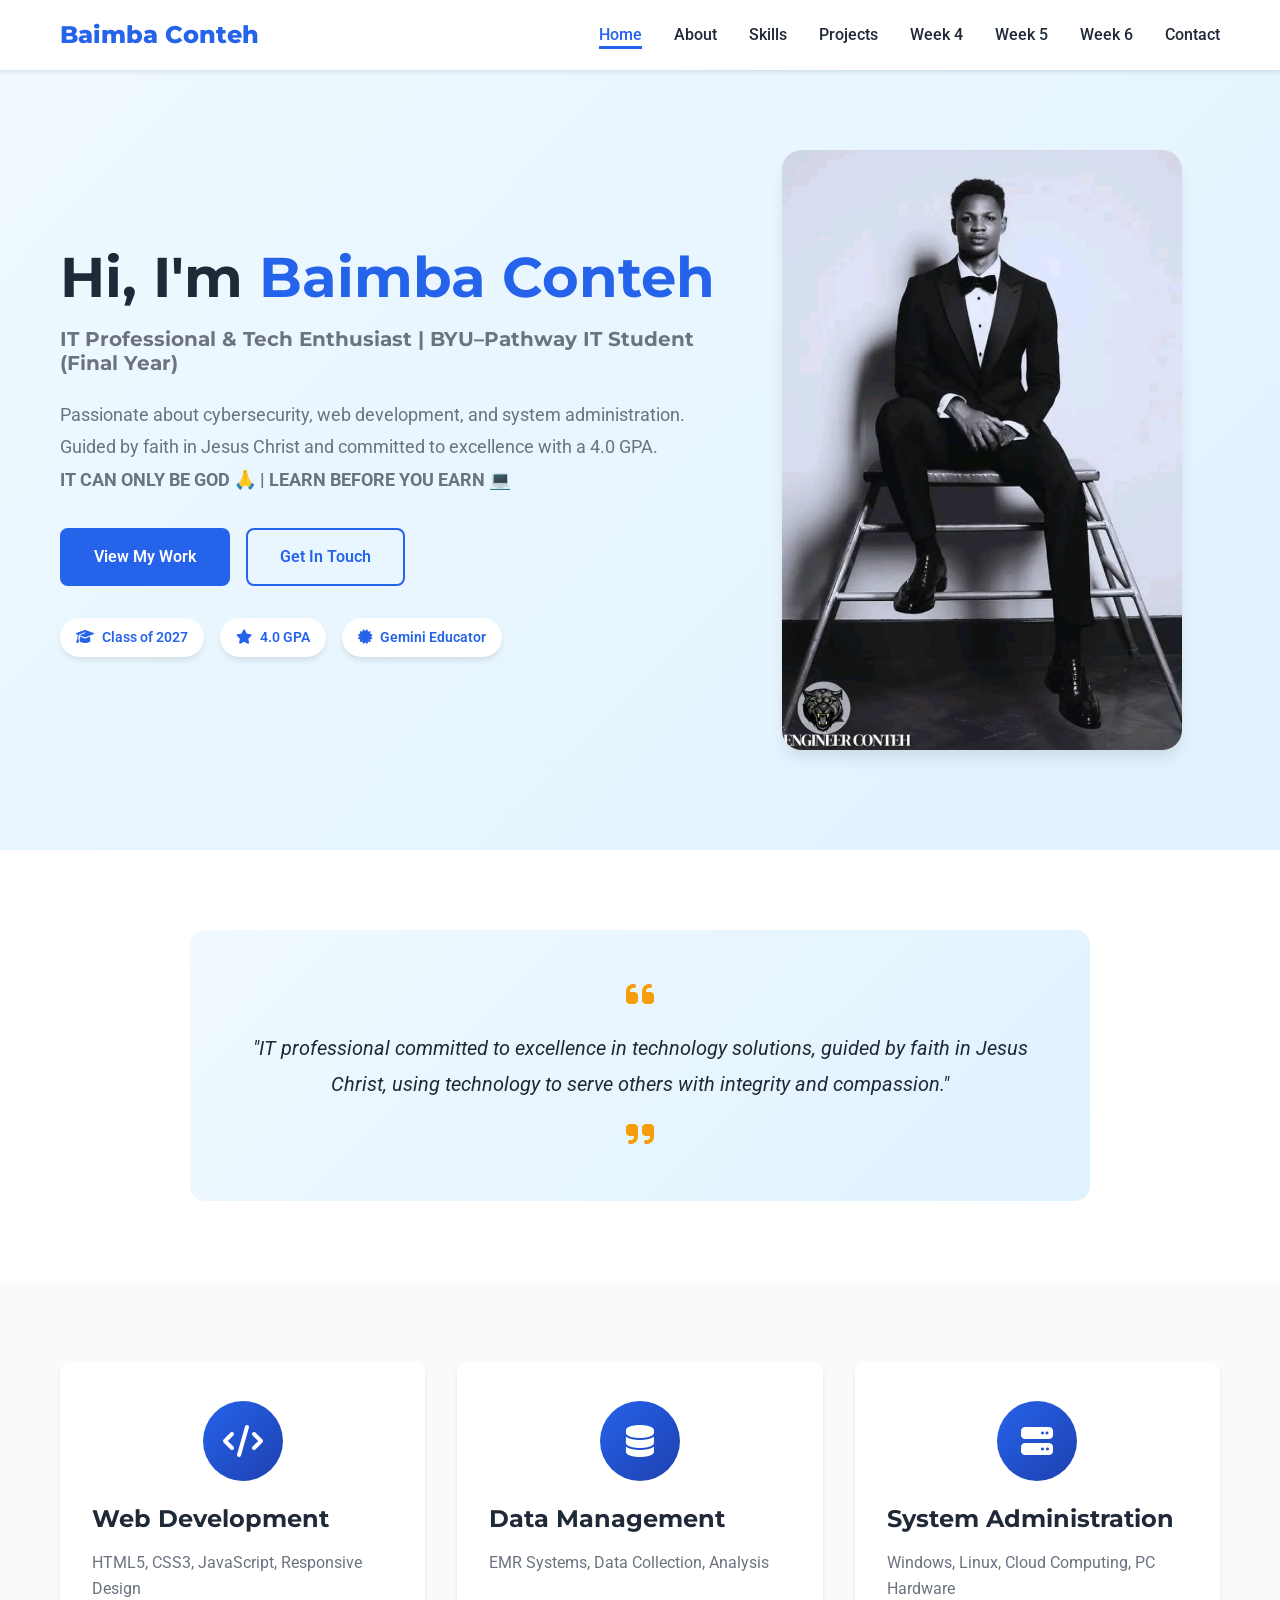
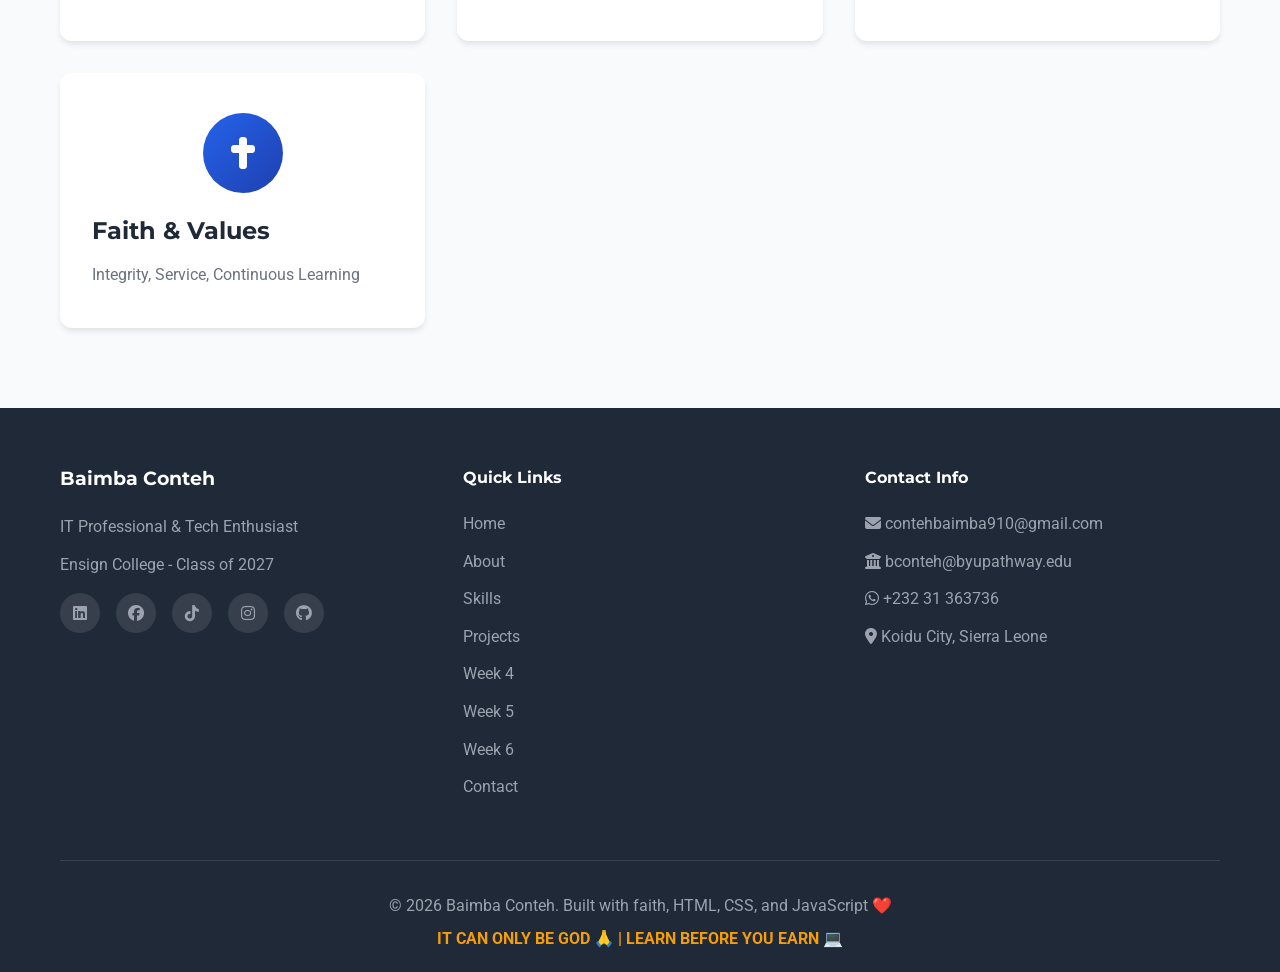
<file: index.html>
<!DOCTYPE html>
<html lang="en">
<head>
    <meta charset="UTF-8">
    <meta name="viewport" content="width=device-width, initial-scale=1.0">
    <meta name="description" content="Baimba Conteh - IT Professional & Tech Enthusiast | Ensign College Class of 2027">
    <title>Baimba Conteh | IT Professional</title>
    <link rel="stylesheet" href="css/styles.css">
    <link rel="preconnect" href="https://fonts.googleapis.com">
    <link href="https://fonts.googleapis.com/css2?family=Montserrat:wght@600;700;800&family=Roboto:wght@300;400;500;700&display=swap" rel="stylesheet">
    <link rel="stylesheet" href="https://cdnjs.cloudflare.com/ajax/libs/font-awesome/6.4.0/css/all.min.css">
</head>
<body>
    <!-- Navigation -->
    <nav class="navbar">
        <div class="container">
            <div class="nav-brand"><a href="index.html">Baimba Conteh</a></div>
            <ul class="nav-menu">
                <li><a href="index.html" class="nav-link active">Home</a></li>
                <li><a href="about.html" class="nav-link">About</a></li>
                <li><a href="skills.html" class="nav-link">Skills</a></li>
                <li><a href="projects.html" class="nav-link">Projects</a></li>
                <li><a href="week4.html" class="nav-link">Week 4</a></li>
                <li><a href="week5.html" class="nav-link">Week 5</a></li>
                <li><a href="week6.html" class="nav-link">Week 6</a></li>
                <li><a href="contact.html" class="nav-link">Contact</a></li>
            </ul>
            <div class="hamburger"><span class="bar"></span><span class="bar"></span><span class="bar"></span></div>
        </div>
    </nav>

    <!-- Hero Section -->
    <header class="hero">
        <div class="container">
            <div class="hero-content">
                <h1>Hi, I'm <span class="highlight">Baimba Conteh</span></h1>
                <h2>IT Professional & Tech Enthusiast | BYU–Pathway IT Student (Final Year)</h2>
                <p class="hero-description">Passionate about cybersecurity, web development, and system administration. Guided by faith in Jesus Christ and committed to excellence with a 4.0 GPA.<br><strong>IT CAN ONLY BE GOD 🙏 | LEARN BEFORE YOU EARN 💻</strong></p>
                <div class="hero-buttons">
                    <a href="projects.html" class="btn btn-primary">View My Work</a>
                    <a href="contact.html" class="btn btn-secondary">Get In Touch</a>
                </div>
                <div class="hero-badges">
                    <span class="badge"><i class="fas fa-graduation-cap"></i> Class of 2027</span>
                    <span class="badge"><i class="fas fa-star"></i> 4.0 GPA</span>
                    <span class="badge"><i class="fas fa-certificate"></i> Gemini Educator</span>
                </div>
            </div>
            <div class="hero-image">
                <img src="images/profile.jpg" alt="Baimba Conteh Professional Headshot">
            </div>
        </div>
    </header>

    <!-- Mission Statement -->
    <section class="mission">
        <div class="container">
            <div class="mission-card">
                <i class="fas fa-quote-left"></i>
                <p class="mission-text">"IT professional committed to excellence in technology solutions, guided by faith in Jesus Christ, using technology to serve others with integrity and compassion."</p>
                <i class="fas fa-quote-right"></i>
            </div>
        </div>
    </section>

    <!-- Quick Stats -->
    <section class="stats-section">
        <div class="container">
            <div class="stats-grid">
                <div class="stat-card">
                    <div class="stat-icon"><i class="fas fa-code"></i></div>
                    <h3>Web Development</h3>
                    <p>HTML5, CSS3, JavaScript, Responsive Design</p>
                </div>
                <div class="stat-card">
                    <div class="stat-icon"><i class="fas fa-database"></i></div>
                    <h3>Data Management</h3>
                    <p>EMR Systems, Data Collection, Analysis</p>
                </div>
                <div class="stat-card">
                    <div class="stat-icon"><i class="fas fa-server"></i></div>
                    <h3>System Administration</h3>
                    <p>Windows, Linux, Cloud Computing, PC Hardware</p>
                </div>
                <div class="stat-card">
                    <div class="stat-icon"><i class="fas fa-cross"></i></div>
                    <h3>Faith & Values</h3>
                    <p>Integrity, Service, Continuous Learning</p>
                </div>
            </div>
        </div>
    </section>

    <!-- Footer -->
    <footer class="footer">
        <div class="container">
            <div class="footer-content">
                <div class="footer-section">
                    <h3>Baimba Conteh</h3>
                    <p>IT Professional & Tech Enthusiast</p>
                    <p>Ensign College - Class of 2027</p>
                    <div class="social-links">
                        <a href="https://www.linkedin.com/in/baimba-conteh-b726b120a/" target="_blank"><i class="fab fa-linkedin"></i></a>
                        <a href="https://www.facebook.com/profile.php?id=100072118460058" target="_blank"><i class="fab fa-facebook"></i></a>
                        <a href="https://www.tiktok.com/@baimba.conteh8" target="_blank"><i class="fab fa-tiktok"></i></a>
                        <a href="https://www.instagram.com/baimba172" target="_blank"><i class="fab fa-instagram"></i></a>
                        <a href="https://github.com/contehb" target="_blank"><i class="fab fa-github"></i></a>
                    </div>
                </div>
                <div class="footer-section">
                    <h4>Quick Links</h4>
                    <ul>
                        <li><a href="index.html">Home</a></li>
                        <li><a href="about.html">About</a></li>
                        <li><a href="skills.html">Skills</a></li>
                        <li><a href="projects.html">Projects</a></li>
                        <li><a href="week4.html">Week 4</a></li>
                        <li><a href="week5.html">Week 5</a></li>
                        <li><a href="week6.html">Week 6</a></li>
                        <li><a href="contact.html">Contact</a></li>
                    </ul>
                </div>
                <div class="footer-section">
                    <h4>Contact Info</h4>
                    <ul>
                        <li><i class="fas fa-envelope"></i> <a href="mailto:contehbaimba910@gmail.com">contehbaimba910@gmail.com</a></li>
                        <li><i class="fas fa-university"></i> <a href="mailto:bconteh@byupathway.edu">bconteh@byupathway.edu</a></li>
                        <li><i class="fab fa-whatsapp"></i> <a href="https://wa.me/23231363736" target="_blank">+232 31 363736</a></li>
                        <li><i class="fas fa-map-marker-alt"></i> Koidu City, Sierra Leone</li>
                    </ul>
                </div>
            </div>
            <div class="footer-bottom">
                <p>&copy; 2026 Baimba Conteh. Built with faith, HTML, CSS, and JavaScript ❤️</p>
                <p class="motto"><strong>IT CAN ONLY BE GOD 🙏 | LEARN BEFORE YOU EARN 💻</strong></p>
            </div>
        </div>
    </footer>
    <script src="js/main.js"></script>
</body>
</html>
</file>
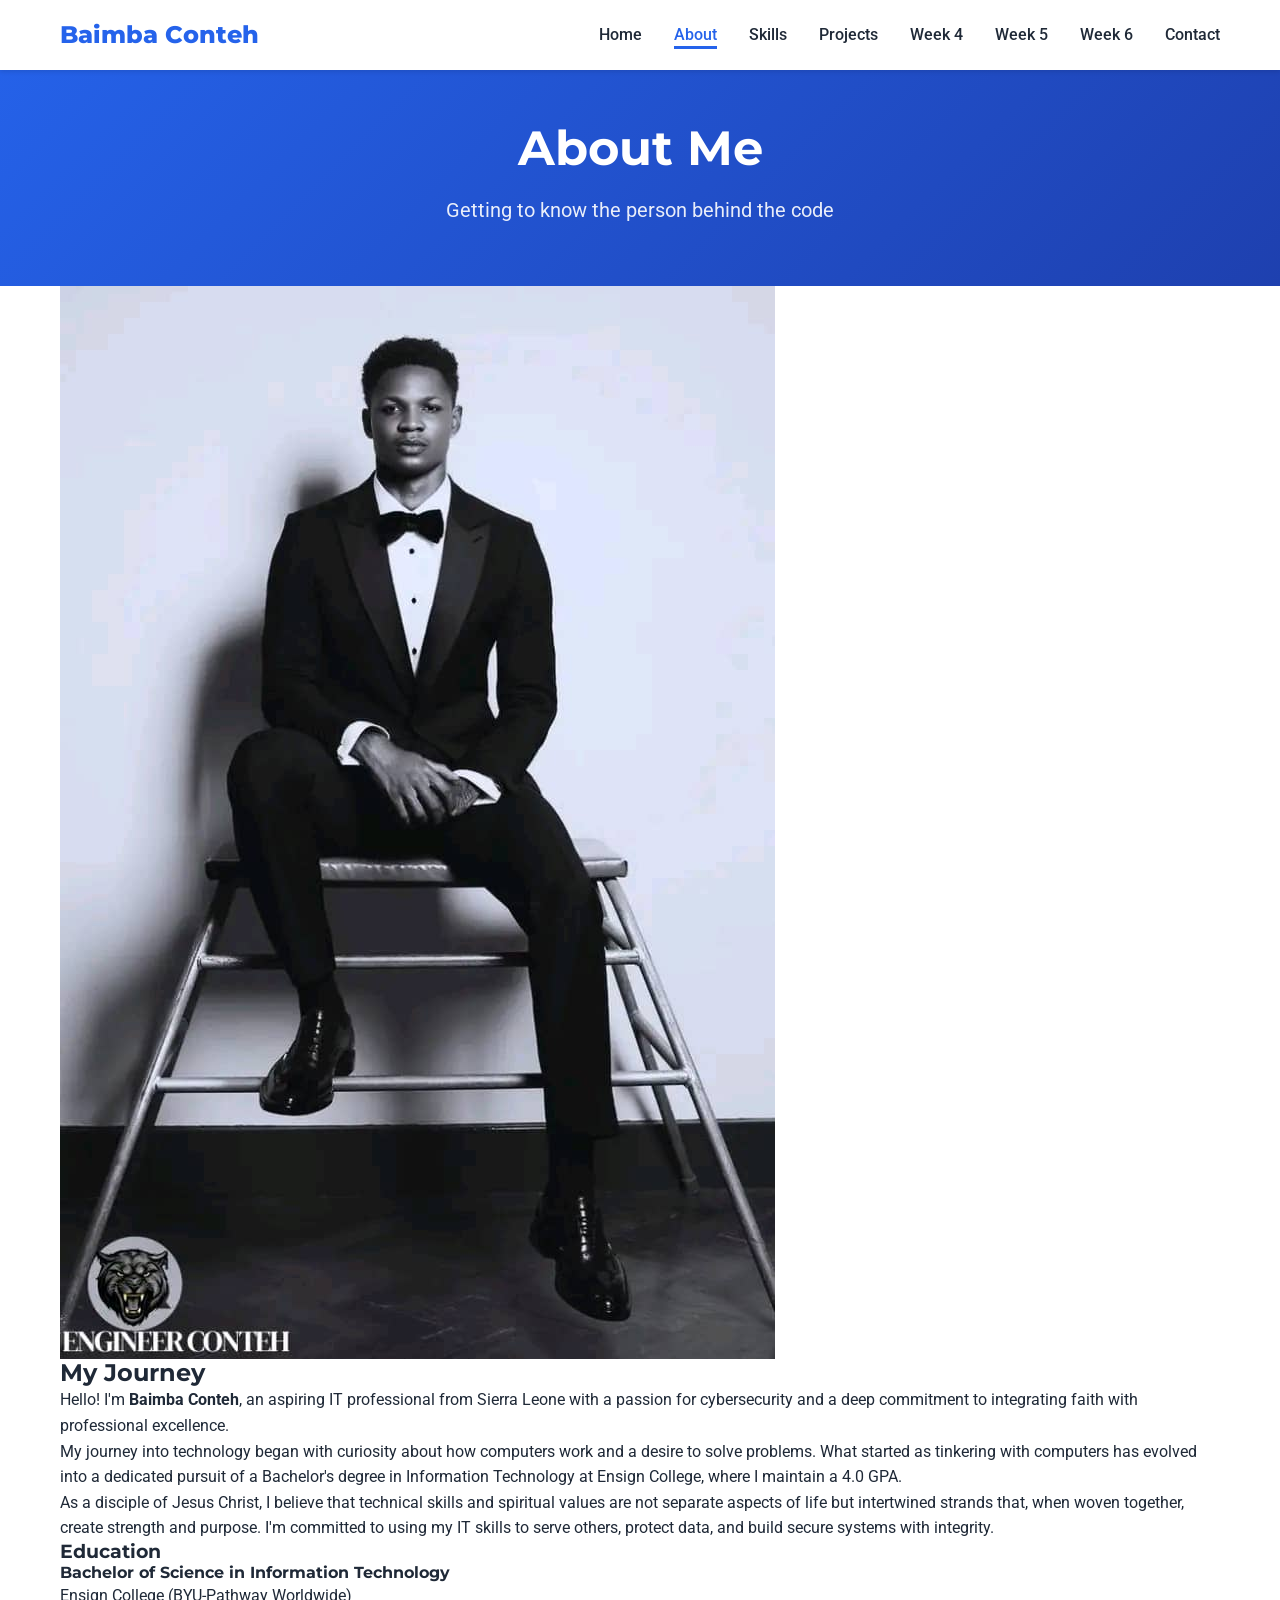
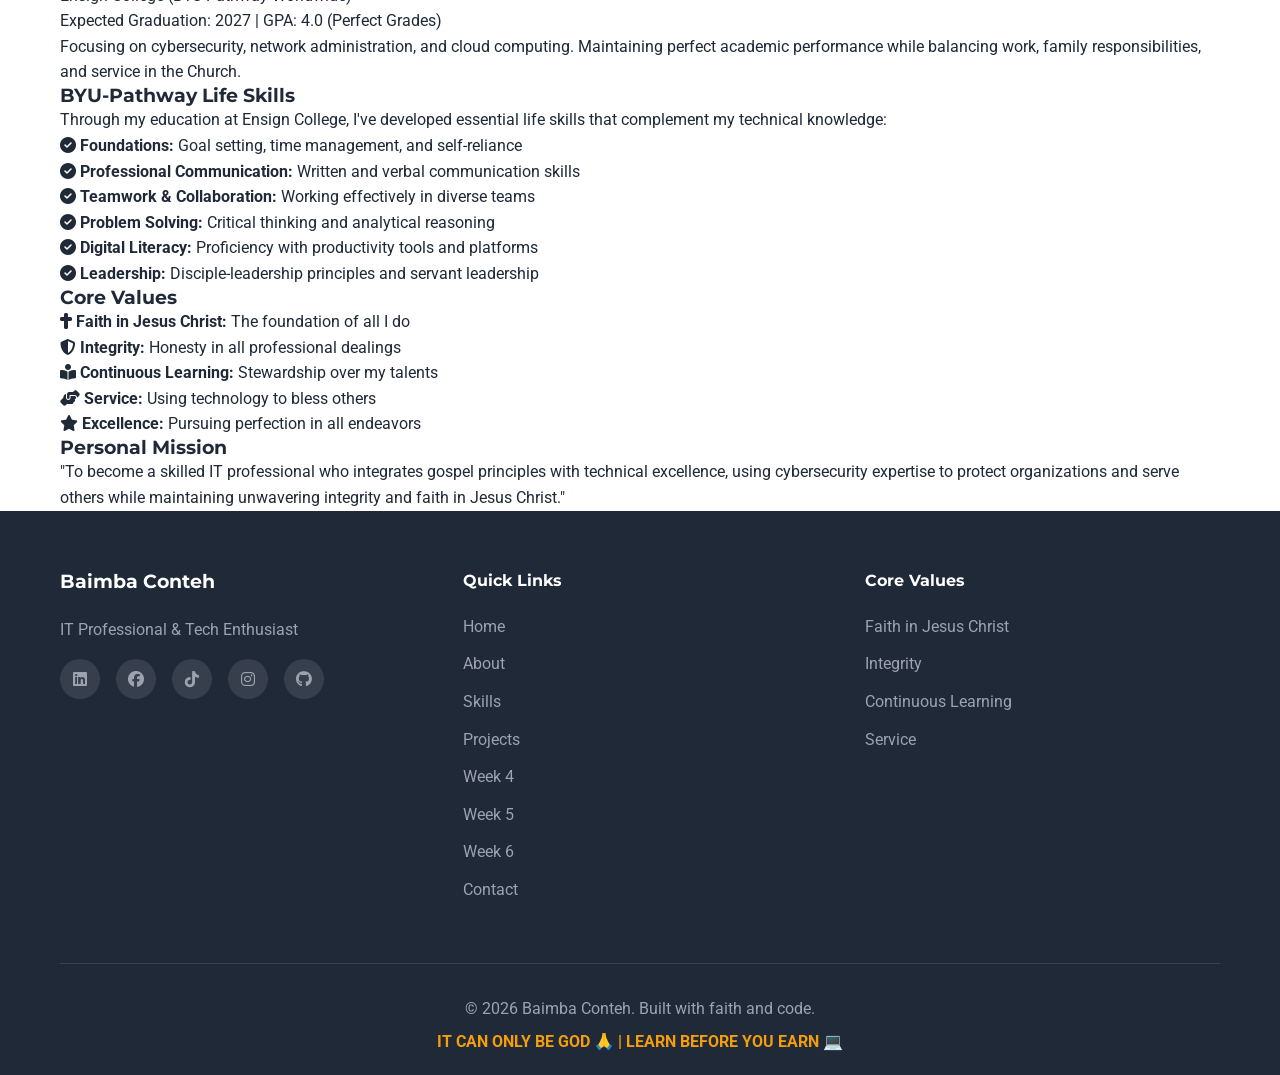
<file: about.html>
<!DOCTYPE html>
<html lang="en">
<head>
    <meta charset="UTF-8">
    <meta name="viewport" content="width=device-width, initial-scale=1.0">
    <meta name="description" content="About Baimba Conteh - IT Professional & Tech Enthusiast">
    <title>About Me | Baimba Conteh</title>
    <link rel="stylesheet" href="css/styles.css">
    <link rel="preconnect" href="https://fonts.googleapis.com">
    <link href="https://fonts.googleapis.com/css2?family=Montserrat:wght@600;700&family=Roboto:wght@300;400;500&display=swap" rel="stylesheet">
    <link rel="stylesheet" href="https://cdnjs.cloudflare.com/ajax/libs/font-awesome/6.4.0/css/all.min.css">
</head>
<body>
    <!-- Navigation -->
    <nav class="navbar">
        <div class="container">
            <div class="nav-brand"><a href="index.html">Baimba Conteh</a></div>
            <ul class="nav-menu">
                <li><a href="index.html" class="nav-link">Home</a></li>
                <li><a href="about.html" class="nav-link active">About</a></li>
                <li><a href="skills.html" class="nav-link">Skills</a></li>
                <li><a href="projects.html" class="nav-link">Projects</a></li>
                <li><a href="week4.html" class="nav-link">Week 4</a></li>
                <li><a href="week5.html" class="nav-link">Week 5</a></li>
                <li><a href="week6.html" class="nav-link">Week 6</a></li>
                <li><a href="contact.html" class="nav-link">Contact</a></li>
            </ul>
            <div class="hamburger"><span class="bar"></span><span class="bar"></span><span class="bar"></span></div>
        </div>
    </nav>

    <!-- Page Header -->
    <section class="page-header">
        <div class="container">
            <h1>About Me</h1>
            <p>Getting to know the person behind the code</p>
        </div>
    </section>

    <!-- About Content -->
    <section class="about-section">
        <div class="container">
            <div class="about-grid">
                <div class="about-image">
                    <img src="images/profile.jpg" alt="Baimba Conteh">
                </div>
                <div class="about-content">
                    <h2>My Journey</h2>
                    <p>
                        Hello! I'm <strong>Baimba Conteh</strong>, an aspiring IT professional from Sierra Leone with a passion for
                        cybersecurity and a deep commitment to integrating faith with professional excellence.
                    </p>
                    <p>
                        My journey into technology began with curiosity about how computers work and a desire to
                        solve problems. What started as tinkering with computers has evolved into a dedicated pursuit
                        of a Bachelor's degree in Information Technology at Ensign College, where I maintain a 4.0 GPA.
                    </p>
                    <p>
                        As a disciple of Jesus Christ, I believe that technical skills and spiritual values are not
                        separate aspects of life but intertwined strands that, when woven together, create strength
                        and purpose. I'm committed to using my IT skills to serve others, protect data, and build
                        secure systems with integrity.
                    </p>

                    <h3>Education</h3>
                    <div class="education-item">
                        <h4>Bachelor of Science in Information Technology</h4>
                        <p class="school">Ensign College (BYU-Pathway Worldwide)</p>
                        <p class="date">Expected Graduation: 2027 | GPA: 4.0 (Perfect Grades)</p>
                        <p class="description">
                            Focusing on cybersecurity, network administration, and cloud computing.
                            Maintaining perfect academic performance while balancing work, family responsibilities,
                            and service in the Church.
                        </p>
                    </div>

                    <h3>BYU-Pathway Life Skills</h3>
                    <p>Through my education at Ensign College, I've developed essential life skills that complement my technical knowledge:</p>
                    <ul class="skills-list">
                        <li><i class="fas fa-check-circle"></i> <strong>Foundations:</strong> Goal setting, time management, and self-reliance</li>
                        <li><i class="fas fa-check-circle"></i> <strong>Professional Communication:</strong> Written and verbal communication skills</li>
                        <li><i class="fas fa-check-circle"></i> <strong>Teamwork & Collaboration:</strong> Working effectively in diverse teams</li>
                        <li><i class="fas fa-check-circle"></i> <strong>Problem Solving:</strong> Critical thinking and analytical reasoning</li>
                        <li><i class="fas fa-check-circle"></i> <strong>Digital Literacy:</strong> Proficiency with productivity tools and platforms</li>
                        <li><i class="fas fa-check-circle"></i> <strong>Leadership:</strong> Disciple-leadership principles and servant leadership</li>
                    </ul>

                    <h3>Core Values</h3>
                    <ul class="values-list">
                        <li><i class="fas fa-cross"></i> <strong>Faith in Jesus Christ:</strong> The foundation of all I do</li>
                        <li><i class="fas fa-shield-alt"></i> <strong>Integrity:</strong> Honesty in all professional dealings</li>
                        <li><i class="fas fa-book-reader"></i> <strong>Continuous Learning:</strong> Stewardship over my talents</li>
                        <li><i class="fas fa-hands-helping"></i> <strong>Service:</strong> Using technology to bless others</li>
                        <li><i class="fas fa-star"></i> <strong>Excellence:</strong> Pursuing perfection in all endeavors</li>
                    </ul>

                    <h3>Personal Mission</h3>
                    <div class="mission-box">
                        <p>
                            "To become a skilled IT professional who integrates gospel principles with technical excellence,
                            using cybersecurity expertise to protect organizations and serve others while maintaining
                            unwavering integrity and faith in Jesus Christ."
                        </p>
                    </div>
                </div>
            </div>
        </div>
    </section>

    <!-- Footer -->
    <footer class="footer">
        <div class="container">
            <div class="footer-content">
                <div class="footer-section">
                    <h3>Baimba Conteh</h3>
                    <p>IT Professional & Tech Enthusiast</p>
                    <div class="social-links">
                        <a href="https://www.linkedin.com/in/baimba-conteh-b726b120a/" target="_blank" aria-label="LinkedIn">
                            <i class="fab fa-linkedin"></i>
                        </a>
                        <a href="https://www.facebook.com/profile.php?id=100072118460058" target="_blank" aria-label="Facebook">
                            <i class="fab fa-facebook"></i>
                        </a>
                        <a href="https://www.tiktok.com/@baimba.conteh8" target="_blank" aria-label="TikTok">
                            <i class="fab fa-tiktok"></i>
                        </a>
                        <a href="https://www.instagram.com/baimba172" target="_blank" aria-label="Instagram">
                            <i class="fab fa-instagram"></i>
                        </a>
                        <a href="https://github.com/contehb" target="_blank" aria-label="GitHub">
                            <i class="fab fa-github"></i>
                        </a>
                    </div>
                </div>
                <div class="footer-section">
                    <h4>Quick Links</h4>
                    <ul>
                        <li><a href="index.html">Home</a></li>
                        <li><a href="about.html">About</a></li>
                        <li><a href="skills.html">Skills</a></li>
                        <li><a href="projects.html">Projects</a></li>
                        <li><a href="week4.html">Week 4</a></li>
                        <li><a href="week5.html">Week 5</a></li>
                        <li><a href="week6.html">Week 6</a></li>
                        <li><a href="contact.html">Contact</a></li>
                    </ul>
                </div>
                <div class="footer-section">
                    <h4>Core Values</h4>
                    <ul>
                        <li>Faith in Jesus Christ</li>
                        <li>Integrity</li>
                        <li>Continuous Learning</li>
                        <li>Service</li>
                    </ul>
                </div>
            </div>
            <div class="footer-bottom">
                <p>&copy; 2026 Baimba Conteh. Built with faith and code.</p>
                <p class="motto"><strong>IT CAN ONLY BE GOD 🙏 | LEARN BEFORE YOU EARN 💻</strong></p>
            </div>
        </div>
    </footer>

    <script src="js/main.js"></script>
</body>
</html>
</file>
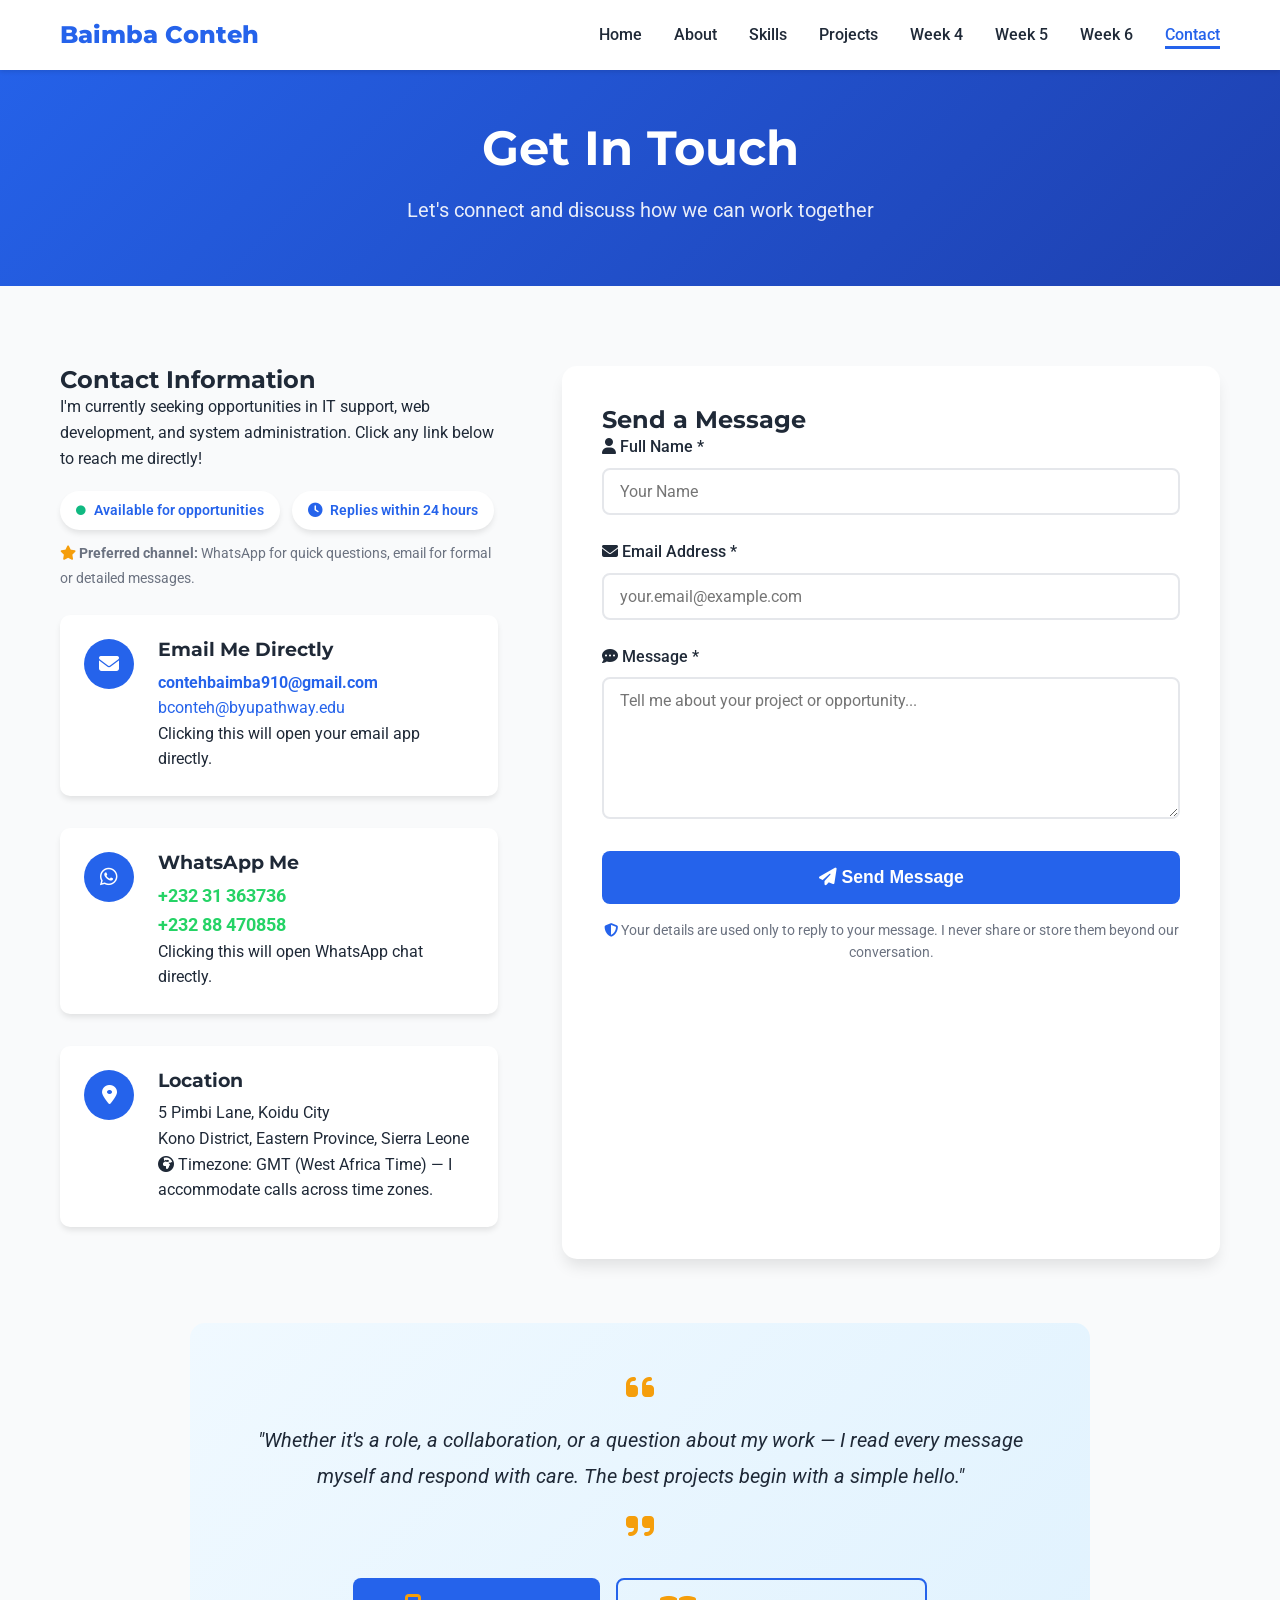
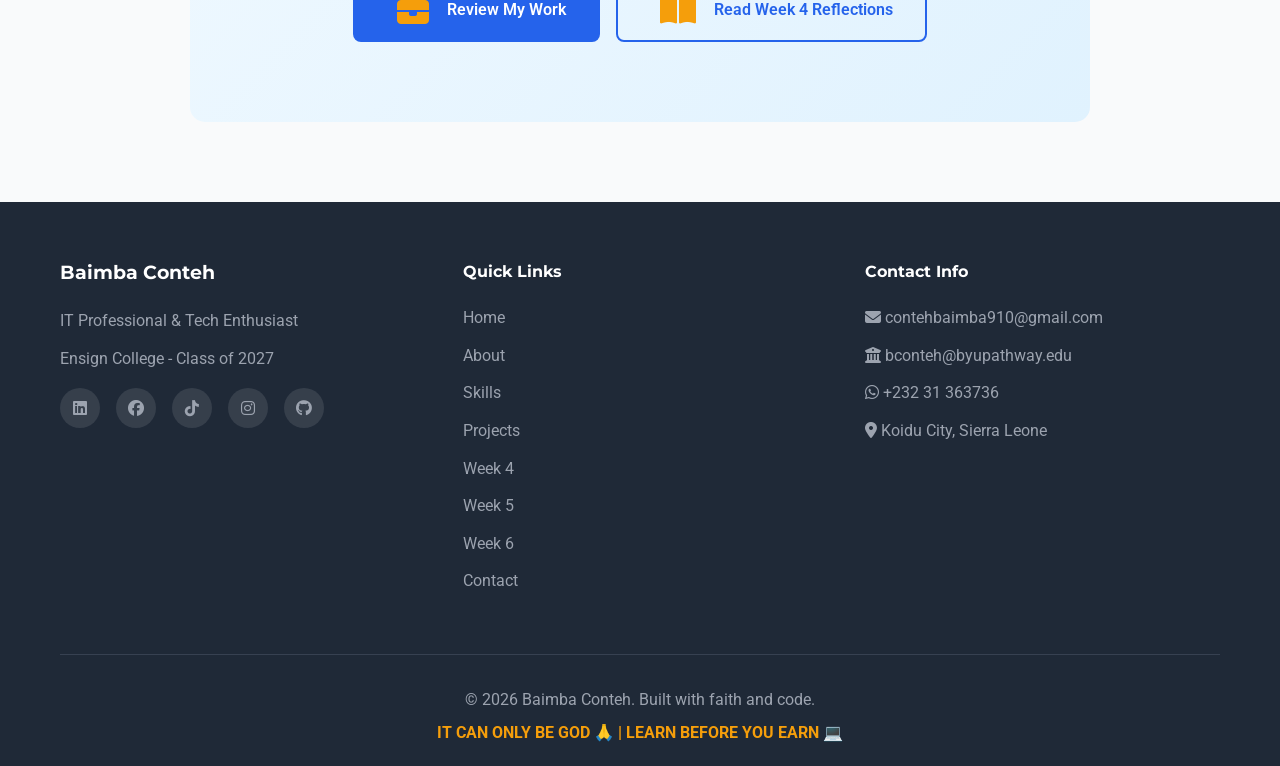
<file: contact.html>
<!DOCTYPE html>
<html lang="en">
<head>
    <meta charset="UTF-8">
    <meta name="viewport" content="width=device-width, initial-scale=1.0">
    <meta name="description" content="Contact Baimba Conteh - Email, WhatsApp, and message form for IT opportunities and collaboration">
    <title>Contact Me | Baimba Conteh</title>
    <link rel="stylesheet" href="css/styles.css">
    <link rel="preconnect" href="https://fonts.googleapis.com">
    <link href="https://fonts.googleapis.com/css2?family=Montserrat:wght@600;700&family=Roboto:wght@300;400;500&display=swap" rel="stylesheet">
    <link rel="stylesheet" href="https://cdnjs.cloudflare.com/ajax/libs/font-awesome/6.4.0/css/all.min.css">
</head>
<body>
    <!-- Navigation -->
    <nav class="navbar">
        <div class="container">
            <div class="nav-brand"><a href="index.html">Baimba Conteh</a></div>
            <ul class="nav-menu">
                <li><a href="index.html" class="nav-link">Home</a></li>
                <li><a href="about.html" class="nav-link">About</a></li>
                <li><a href="skills.html" class="nav-link">Skills</a></li>
                <li><a href="projects.html" class="nav-link">Projects</a></li>
                <li><a href="week4.html" class="nav-link">Week 4</a></li>
                <li><a href="week5.html" class="nav-link">Week 5</a></li>
                <li><a href="week6.html" class="nav-link">Week 6</a></li>
                <li><a href="contact.html" class="nav-link active">Contact</a></li>
            </ul>
            <div class="hamburger"><span class="bar"></span><span class="bar"></span><span class="bar"></span></div>
        </div>
    </nav>

    <!-- Page Header -->
    <section class="page-header">
        <div class="container">
            <h1>Get In Touch</h1>
            <p>Let's connect and discuss how we can work together</p>
        </div>
    </section>

    <!-- Contact Content -->
    <section class="contact-section">
        <div class="container">
            <div class="contact-grid">
                <!-- Left: Direct Channels -->
                <div class="contact-info">
                    <h2>Contact Information</h2>
                    <p>I'm currently seeking opportunities in IT support, web development, and system administration. Click any link below to reach me directly!</p>

                    <div style="display: flex; flex-wrap: wrap; gap: 0.75rem; margin: 1.25rem 0 0.5rem;">
                        <span class="badge"><i class="fas fa-circle" style="color: #10b981; font-size: 0.6rem;"></i> Available for opportunities</span>
                        <span class="badge"><i class="fas fa-clock"></i> Replies within 24 hours</span>
                    </div>
                    <p style="font-size: 0.9rem; color: var(--text-light); margin: 0.75rem 0 1.5rem; line-height: 1.7;">
                        <i class="fas fa-star" style="color: var(--accent-color);"></i>
                        <strong>Preferred channel:</strong> WhatsApp for quick questions, email for formal or detailed messages.
                    </p>

                    <div class="contact-item">
                        <div class="contact-icon"><i class="fas fa-envelope"></i></div>
                        <div class="contact-details">
                            <h3>Email Me Directly</h3>
                            <p><a href="mailto:contehbaimba910@gmail.com" style="color: var(--primary-color); font-weight: bold;">contehbaimba910@gmail.com</a></p>
                            <p><a href="mailto:bconteh@byupathway.edu" style="color: var(--primary-color);">bconteh@byupathway.edu</a></p>
                            <p class="contact-note">Clicking this will open your email app directly.</p>
                        </div>
                    </div>

                    <div class="contact-item">
                        <div class="contact-icon"><i class="fab fa-whatsapp"></i></div>
                        <div class="contact-details">
                            <h3>WhatsApp Me</h3>
                            <p><a href="https://wa.me/23231363736" target="_blank" style="color: #25D366; font-weight: bold; font-size: 1.1rem;">+232 31 363736</a></p>
                            <p><a href="https://wa.me/23288470858" target="_blank" style="color: #25D366; font-weight: bold; font-size: 1.1rem;">+232 88 470858</a></p>
                            <p class="contact-note">Clicking this will open WhatsApp chat directly.</p>
                        </div>
                    </div>

                    <div class="contact-item">
                        <div class="contact-icon"><i class="fas fa-map-marker-alt"></i></div>
                        <div class="contact-details">
                            <h3>Location</h3>
                            <p>5 Pimbi Lane, Koidu City</p>
                            <p>Kono District, Eastern Province, Sierra Leone</p>
                            <p class="contact-note"><i class="fas fa-globe-africa"></i> Timezone: GMT (West Africa Time) &mdash; I accommodate calls across time zones.</p>
                        </div>
                    </div>
                </div>

                <!-- Right: Message Form -->
                <div class="contact-form-container">
                    <h2>Send a Message</h2>
                    <form action="https://formspree.io/f/xbjnqkqk" method="POST" class="contact-form">
                        <div class="form-group">
                            <label for="name"><i class="fas fa-user"></i> Full Name *</label>
                            <input type="text" id="name" name="name" required placeholder="Your Name">
                        </div>
                        <div class="form-group">
                            <label for="email"><i class="fas fa-envelope"></i> Email Address *</label>
                            <input type="email" id="email" name="email" required placeholder="your.email@example.com">
                        </div>
                        <div class="form-group">
                            <label for="message"><i class="fas fa-comment-dots"></i> Message *</label>
                            <textarea id="message" name="message" rows="6" required placeholder="Tell me about your project or opportunity..."></textarea>
                        </div>
                        <button type="submit" class="btn-submit"><i class="fas fa-paper-plane"></i> Send Message</button>
                        <p style="font-size: 0.85rem; color: var(--text-light); margin-top: 1rem; line-height: 1.6; text-align: center;">
                            <i class="fas fa-shield-alt" style="color: var(--primary-color);"></i>
                            Your details are used only to reply to your message. I never share or store them beyond our conversation.
                        </p>
                    </form>
                </div>
            </div>

            <!-- Closing Call to Action -->
            <div class="mission-card" style="margin-top: 4rem;">
                <i class="fas fa-quote-left"></i>
                <p class="mission-text">"Whether it's a role, a collaboration, or a question about my work &mdash; I read every message myself and respond with care. The best projects begin with a simple hello."</p>
                <i class="fas fa-quote-right"></i>
                <div class="hero-buttons" style="justify-content: center; margin-top: 2rem;">
                    <a href="projects.html" class="btn btn-primary"><i class="fas fa-briefcase"></i> Review My Work</a>
                    <a href="week4.html" class="btn btn-secondary"><i class="fas fa-book-open"></i> Read Week 4 Reflections</a>
                </div>
            </div>
        </div>
    </section>

    <!-- Footer -->
    <footer class="footer">
        <div class="container">
            <div class="footer-content">
                <div class="footer-section">
                    <h3>Baimba Conteh</h3>
                    <p>IT Professional & Tech Enthusiast</p>
                    <p>Ensign College - Class of 2027</p>
                    <div class="social-links">
                        <a href="https://www.linkedin.com/in/baimba-conteh-b726b120a/" target="_blank" aria-label="LinkedIn"><i class="fab fa-linkedin"></i></a>
                        <a href="https://www.facebook.com/profile.php?id=100072118460058" target="_blank" aria-label="Facebook"><i class="fab fa-facebook"></i></a>
                        <a href="https://www.tiktok.com/@baimba.conteh8" target="_blank" aria-label="TikTok"><i class="fab fa-tiktok"></i></a>
                        <a href="https://www.instagram.com/baimba172" target="_blank" aria-label="Instagram"><i class="fab fa-instagram"></i></a>
                        <a href="https://github.com/contehb" target="_blank" aria-label="GitHub"><i class="fab fa-github"></i></a>
                    </div>
                </div>
                <div class="footer-section">
                    <h4>Quick Links</h4>
                    <ul>
                        <li><a href="index.html">Home</a></li>
                        <li><a href="about.html">About</a></li>
                        <li><a href="skills.html">Skills</a></li>
                        <li><a href="projects.html">Projects</a></li>
                        <li><a href="week4.html">Week 4</a></li>
                        <li><a href="week5.html">Week 5</a></li>
                        <li><a href="week6.html">Week 6</a></li>
                        <li><a href="contact.html">Contact</a></li>
                    </ul>
                </div>
                <div class="footer-section">
                    <h4>Contact Info</h4>
                    <ul>
                        <li><i class="fas fa-envelope"></i> <a href="mailto:contehbaimba910@gmail.com">contehbaimba910@gmail.com</a></li>
                        <li><i class="fas fa-university"></i> <a href="mailto:bconteh@byupathway.edu">bconteh@byupathway.edu</a></li>
                        <li><i class="fab fa-whatsapp"></i> <a href="https://wa.me/23231363736" target="_blank">+232 31 363736</a></li>
                        <li><i class="fas fa-map-marker-alt"></i> Koidu City, Sierra Leone</li>
                    </ul>
                </div>
            </div>
            <div class="footer-bottom">
                <p>&copy; 2026 Baimba Conteh. Built with faith and code.</p>
                <p class="motto"><strong>IT CAN ONLY BE GOD 🙏 | LEARN BEFORE YOU EARN 💻</strong></p>
            </div>
        </div>
    </footer>

    <script src="js/main.js"></script>
</body>
</html>
</file>
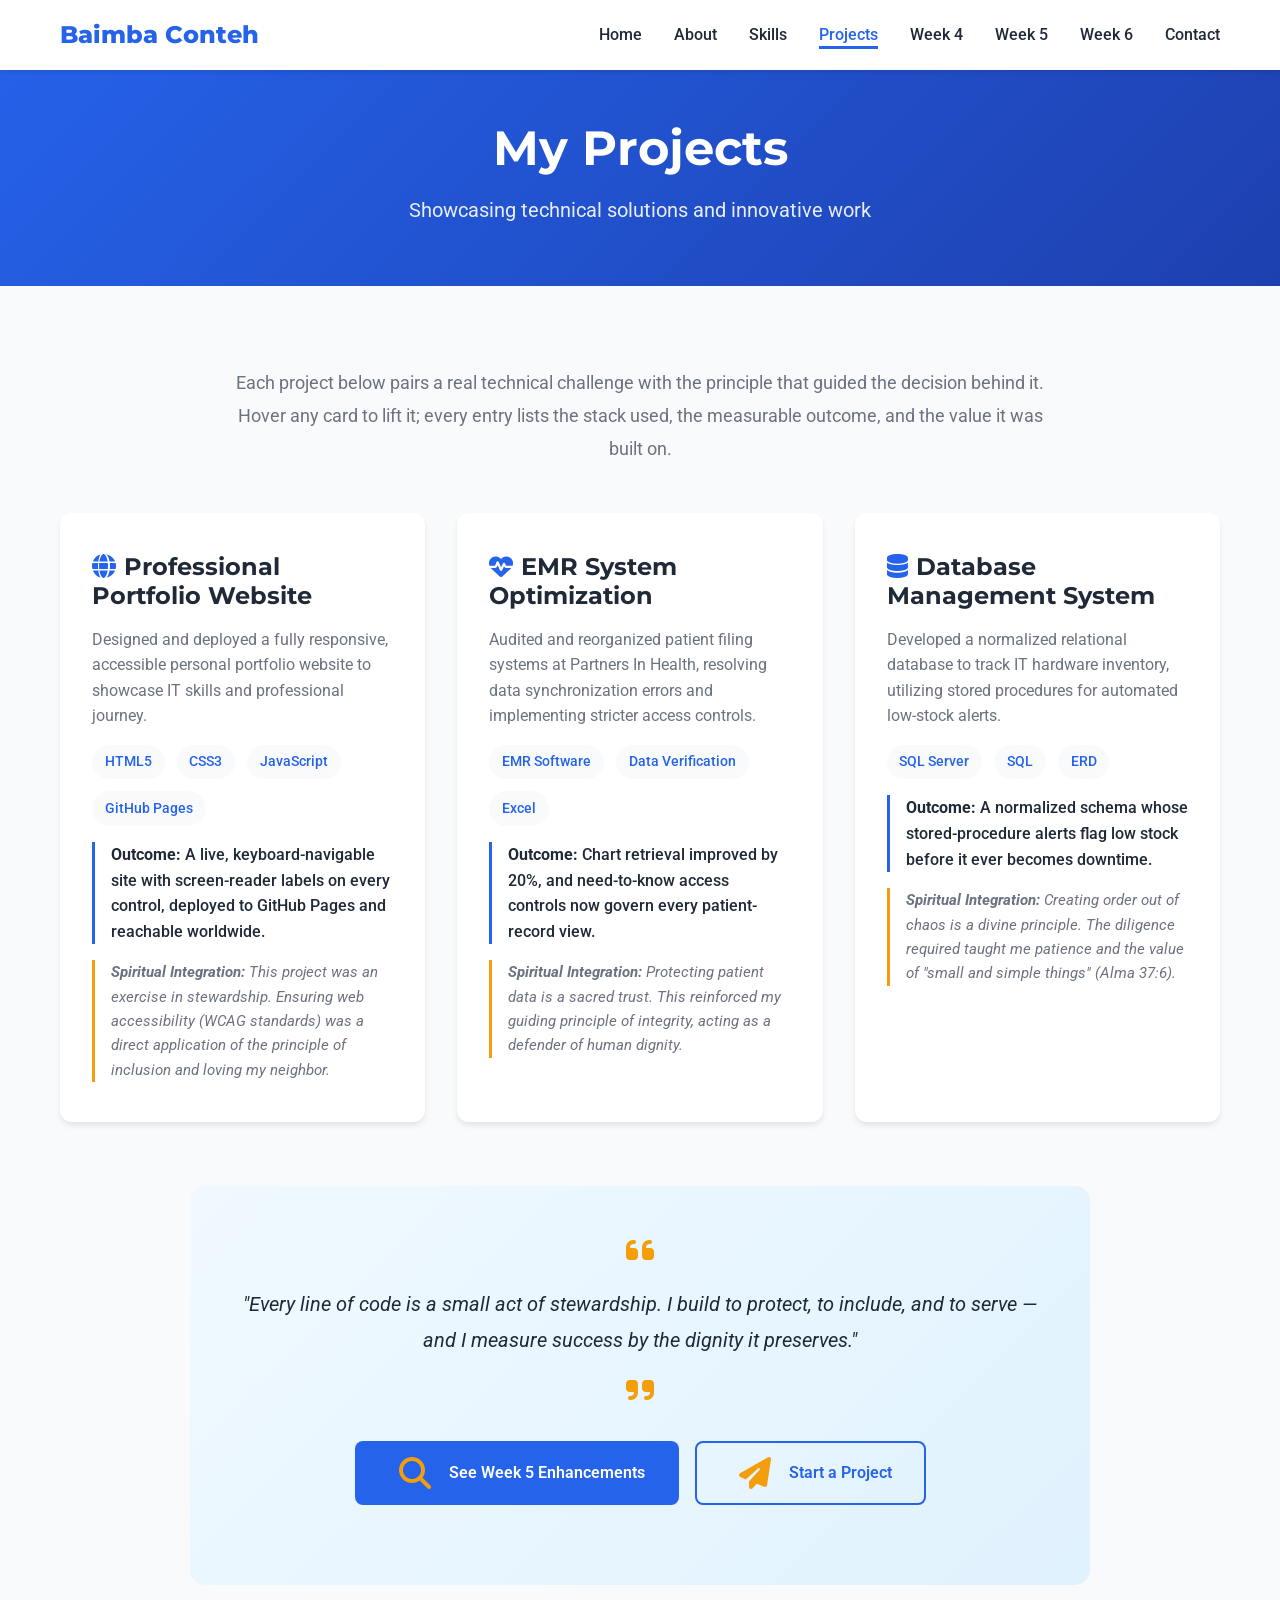
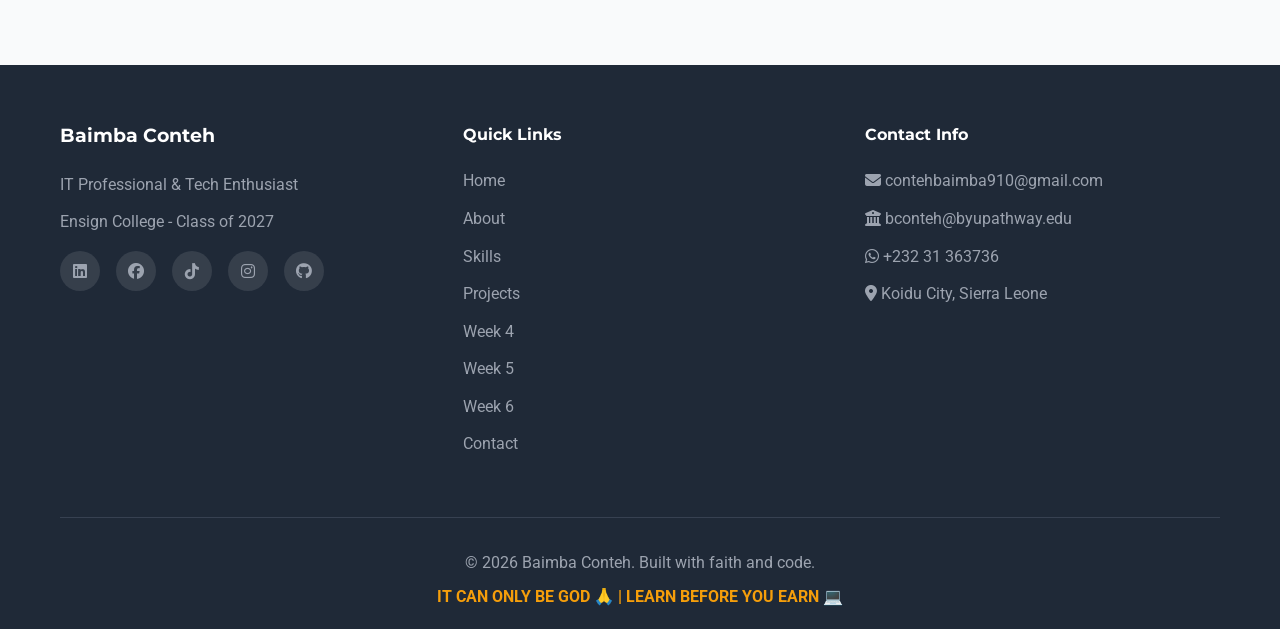
<file: projects.html>
<!DOCTYPE html>
<html lang="en">
<head>
    <meta charset="UTF-8">
    <meta name="viewport" content="width=device-width, initial-scale=1.0">
    <meta name="description" content="Projects by Baimba Conteh - Portfolio website, EMR optimization, and database systems with ethical and spiritual integration">
    <title>Projects | Baimba Conteh</title>
    <link rel="stylesheet" href="css/styles.css">
    <link rel="preconnect" href="https://fonts.googleapis.com">
    <link href="https://fonts.googleapis.com/css2?family=Montserrat:wght@600;700&family=Roboto:wght@300;400;500&display=swap" rel="stylesheet">
    <link rel="stylesheet" href="https://cdnjs.cloudflare.com/ajax/libs/font-awesome/6.4.0/css/all.min.css">
</head>
<body>
    <!-- Navigation -->
    <nav class="navbar">
        <div class="container">
            <div class="nav-brand"><a href="index.html">Baimba Conteh</a></div>
            <ul class="nav-menu">
                <li><a href="index.html" class="nav-link">Home</a></li>
                <li><a href="about.html" class="nav-link">About</a></li>
                <li><a href="skills.html" class="nav-link">Skills</a></li>
                <li><a href="projects.html" class="nav-link active">Projects</a></li>
                <li><a href="week4.html" class="nav-link">Week 4</a></li>
                <li><a href="week5.html" class="nav-link">Week 5</a></li>
                <li><a href="week6.html" class="nav-link">Week 6</a></li>
                <li><a href="contact.html" class="nav-link">Contact</a></li>
            </ul>
            <div class="hamburger"><span class="bar"></span><span class="bar"></span><span class="bar"></span></div>
        </div>
    </nav>

    <!-- Page Header -->
    <section class="page-header">
        <div class="container">
            <h1>My Projects</h1>
            <p>Showcasing technical solutions and innovative work</p>
        </div>
    </section>

    <!-- Projects Content -->
    <section class="projects-section">
        <div class="container">
            <p style="max-width: 820px; margin: 0 auto 3rem; text-align: center; font-size: 1.15rem; color: var(--text-light); line-height: 1.8;">
                Each project below pairs a real technical challenge with the principle that guided the decision behind it.
                Hover any card to lift it; every entry lists the stack used, the measurable outcome, and the value it was built on.
            </p>

            <div class="projects-grid">
                <!-- Project 1 -->
                <div class="project-card">
                    <div class="project-content">
                        <h3><i class="fas fa-globe" style="color: var(--primary-color); margin-right: 0.5rem;"></i>Professional Portfolio Website</h3>
                        <p>Designed and deployed a fully responsive, accessible personal portfolio website to showcase IT skills and professional journey.</p>
                        <div class="project-technologies">
                            <span class="tech-tag">HTML5</span><span class="tech-tag">CSS3</span><span class="tech-tag">JavaScript</span><span class="tech-tag">GitHub Pages</span>
                        </div>
                        <p style="margin: 1rem 0 0; padding-left: 1rem; border-left: 3px solid var(--primary-color); color: var(--text-dark); font-weight: 500;">
                            <strong>Outcome:</strong> A live, keyboard-navigable site with screen-reader labels on every control, deployed to GitHub Pages and reachable worldwide.
                        </p>
                        <p class="project-spiritual"><strong>Spiritual Integration:</strong> This project was an exercise in stewardship. Ensuring web accessibility (WCAG standards) was a direct application of the principle of inclusion and loving my neighbor.</p>
                    </div>
                </div>

                <!-- Project 2 -->
                <div class="project-card">
                    <div class="project-content">
                        <h3><i class="fas fa-heartbeat" style="color: var(--primary-color); margin-right: 0.5rem;"></i>EMR System Optimization</h3>
                        <p>Audited and reorganized patient filing systems at Partners In Health, resolving data synchronization errors and implementing stricter access controls.</p>
                        <div class="project-technologies">
                            <span class="tech-tag">EMR Software</span><span class="tech-tag">Data Verification</span><span class="tech-tag">Excel</span>
                        </div>
                        <p style="margin: 1rem 0 0; padding-left: 1rem; border-left: 3px solid var(--primary-color); color: var(--text-dark); font-weight: 500;">
                            <strong>Outcome:</strong> Chart retrieval improved by 20%, and need-to-know access controls now govern every patient-record view.
                        </p>
                        <p class="project-spiritual"><strong>Spiritual Integration:</strong> Protecting patient data is a sacred trust. This reinforced my guiding principle of integrity, acting as a defender of human dignity.</p>
                    </div>
                </div>

                <!-- Project 3 -->
                <div class="project-card">
                    <div class="project-content">
                        <h3><i class="fas fa-database" style="color: var(--primary-color); margin-right: 0.5rem;"></i>Database Management System</h3>
                        <p>Developed a normalized relational database to track IT hardware inventory, utilizing stored procedures for automated low-stock alerts.</p>
                        <div class="project-technologies">
                            <span class="tech-tag">SQL Server</span><span class="tech-tag">SQL</span><span class="tech-tag">ERD</span>
                        </div>
                        <p style="margin: 1rem 0 0; padding-left: 1rem; border-left: 3px solid var(--primary-color); color: var(--text-dark); font-weight: 500;">
                            <strong>Outcome:</strong> A normalized schema whose stored-procedure alerts flag low stock before it ever becomes downtime.
                        </p>
                        <p class="project-spiritual"><strong>Spiritual Integration:</strong> Creating order out of chaos is a divine principle. The diligence required taught me patience and the value of "small and simple things" (Alma 37:6).</p>
                    </div>
                </div>
            </div>

            <!-- Closing Call to Action -->
            <div class="mission-card" style="margin-top: 4rem;">
                <i class="fas fa-quote-left"></i>
                <p class="mission-text">"Every line of code is a small act of stewardship. I build to protect, to include, and to serve — and I measure success by the dignity it preserves."</p>
                <i class="fas fa-quote-right"></i>
                <div class="hero-buttons" style="justify-content: center; margin-top: 2rem;">
                    <a href="week5.html" class="btn btn-primary"><i class="fas fa-search"></i> See Week 5 Enhancements</a>
                    <a href="contact.html" class="btn btn-secondary"><i class="fas fa-paper-plane"></i> Start a Project</a>
                </div>
            </div>
        </div>
    </section>

    <!-- Footer -->
    <footer class="footer">
        <div class="container">
            <div class="footer-content">
                <div class="footer-section">
                    <h3>Baimba Conteh</h3>
                    <p>IT Professional & Tech Enthusiast</p>
                    <p>Ensign College - Class of 2027</p>
                    <div class="social-links">
                        <a href="https://www.linkedin.com/in/baimba-conteh-b726b120a/" target="_blank" aria-label="LinkedIn"><i class="fab fa-linkedin"></i></a>
                        <a href="https://www.facebook.com/profile.php?id=100072118460058" target="_blank" aria-label="Facebook"><i class="fab fa-facebook"></i></a>
                        <a href="https://www.tiktok.com/@baimba.conteh8" target="_blank" aria-label="TikTok"><i class="fab fa-tiktok"></i></a>
                        <a href="https://www.instagram.com/baimba172" target="_blank" aria-label="Instagram"><i class="fab fa-instagram"></i></a>
                        <a href="https://github.com/contehb" target="_blank" aria-label="GitHub"><i class="fab fa-github"></i></a>
                    </div>
                </div>
                <div class="footer-section">
                    <h4>Quick Links</h4>
                    <ul>
                        <li><a href="index.html">Home</a></li>
                        <li><a href="about.html">About</a></li>
                        <li><a href="skills.html">Skills</a></li>
                        <li><a href="projects.html">Projects</a></li>
                        <li><a href="week4.html">Week 4</a></li>
                        <li><a href="week5.html">Week 5</a></li>
                        <li><a href="week6.html">Week 6</a></li>
                        <li><a href="contact.html">Contact</a></li>
                    </ul>
                </div>
                <div class="footer-section">
                    <h4>Contact Info</h4>
                    <ul>
                        <li><i class="fas fa-envelope"></i> <a href="mailto:contehbaimba910@gmail.com">contehbaimba910@gmail.com</a></li>
                        <li><i class="fas fa-university"></i> <a href="mailto:bconteh@byupathway.edu">bconteh@byupathway.edu</a></li>
                        <li><i class="fab fa-whatsapp"></i> <a href="https://wa.me/23231363736" target="_blank">+232 31 363736</a></li>
                        <li><i class="fas fa-map-marker-alt"></i> Koidu City, Sierra Leone</li>
                    </ul>
                </div>
            </div>
            <div class="footer-bottom">
                <p>&copy; 2026 Baimba Conteh. Built with faith and code.</p>
                <p class="motto"><strong>IT CAN ONLY BE GOD 🙏 | LEARN BEFORE YOU EARN 💻</strong></p>
            </div>
        </div>
    </footer>

    <script src="js/main.js"></script>
</body>
</html>
</file>
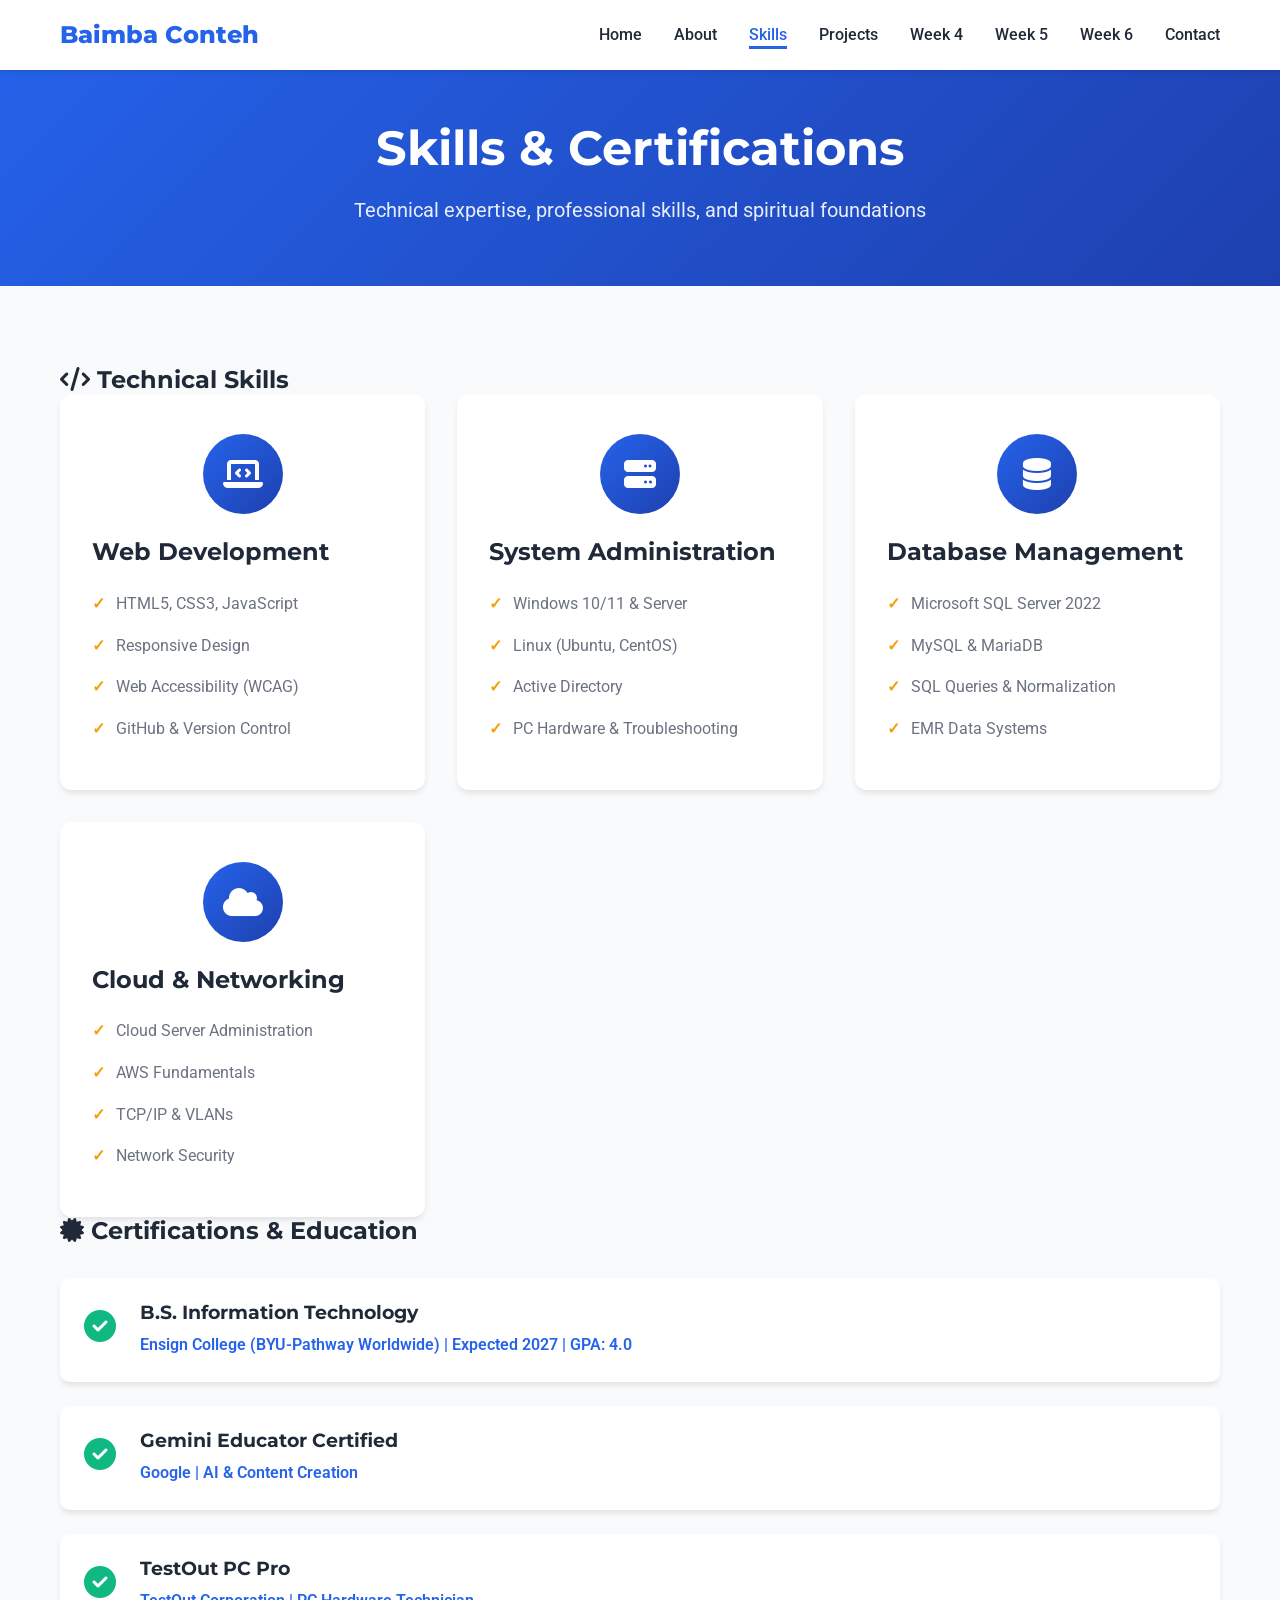
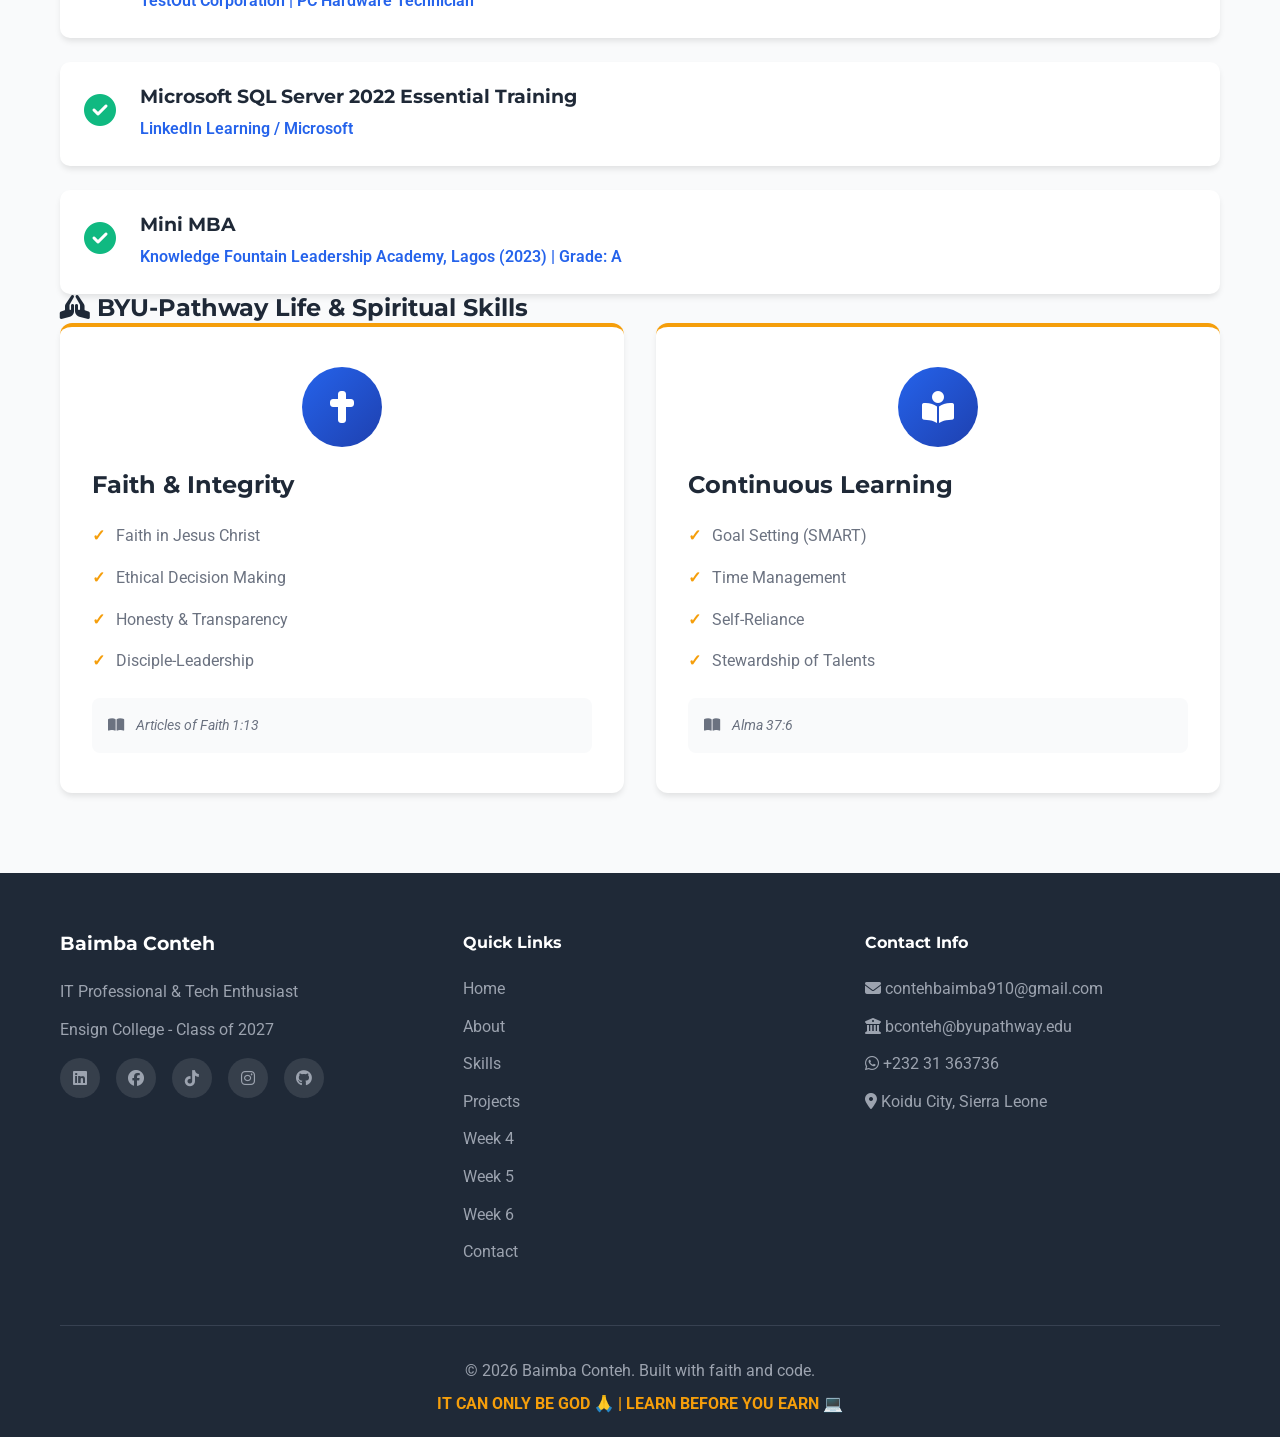
<file: skills.html>
<!DOCTYPE html>
<html lang="en">
<head>
    <meta charset="UTF-8">
    <meta name="viewport" content="width=device-width, initial-scale=1.0">
    <title>Skills & Certifications | Baimba Conteh</title>
    <link rel="stylesheet" href="css/styles.css">
    <link rel="preconnect" href="https://fonts.googleapis.com">
    <link href="https://fonts.googleapis.com/css2?family=Montserrat:wght@600;700&family=Roboto:wght@300;400;500&display=swap" rel="stylesheet">
    <link rel="stylesheet" href="https://cdnjs.cloudflare.com/ajax/libs/font-awesome/6.4.0/css/all.min.css">
</head>
<body>
    <!-- Navigation -->
    <nav class="navbar">
        <div class="container">
            <div class="nav-brand"><a href="index.html">Baimba Conteh</a></div>
            <ul class="nav-menu">
                <li><a href="index.html" class="nav-link">Home</a></li>
                <li><a href="about.html" class="nav-link">About</a></li>
                <li><a href="skills.html" class="nav-link active">Skills</a></li>
                <li><a href="projects.html" class="nav-link">Projects</a></li>
                <li><a href="week4.html" class="nav-link">Week 4</a></li>
                <li><a href="week5.html" class="nav-link">Week 5</a></li>
                <li><a href="week6.html" class="nav-link">Week 6</a></li>
                <li><a href="contact.html" class="nav-link">Contact</a></li>
            </ul>
            <div class="hamburger"><span class="bar"></span><span class="bar"></span><span class="bar"></span></div>
        </div>
    </nav>

    <!-- Page Header -->
    <section class="page-header">
        <div class="container">
            <h1>Skills & Certifications</h1>
            <p>Technical expertise, professional skills, and spiritual foundations</p>
        </div>
    </section>

    <!-- Skills Content -->
    <section class="skills-section">
        <div class="container">
            <div class="skills-category">
                <h2><i class="fas fa-code"></i> Technical Skills</h2>
                <div class="skills-grid">
                    <div class="skill-card">
                        <div class="skill-icon"><i class="fas fa-laptop-code"></i></div>
                        <h3>Web Development</h3>
                        <ul><li>HTML5, CSS3, JavaScript</li><li>Responsive Design</li><li>Web Accessibility (WCAG)</li><li>GitHub & Version Control</li></ul>
                    </div>
                    <div class="skill-card">
                        <div class="skill-icon"><i class="fas fa-server"></i></div>
                        <h3>System Administration</h3>
                        <ul><li>Windows 10/11 & Server</li><li>Linux (Ubuntu, CentOS)</li><li>Active Directory</li><li>PC Hardware & Troubleshooting</li></ul>
                    </div>
                    <div class="skill-card">
                        <div class="skill-icon"><i class="fas fa-database"></i></div>
                        <h3>Database Management</h3>
                        <ul><li>Microsoft SQL Server 2022</li><li>MySQL & MariaDB</li><li>SQL Queries & Normalization</li><li>EMR Data Systems</li></ul>
                    </div>
                    <div class="skill-card">
                        <div class="skill-icon"><i class="fas fa-cloud"></i></div>
                        <h3>Cloud & Networking</h3>
                        <ul><li>Cloud Server Administration</li><li>AWS Fundamentals</li><li>TCP/IP & VLANs</li><li>Network Security</li></ul>
                    </div>
                </div>
            </div>

            <div class="skills-category">
                <h2><i class="fas fa-certificate"></i> Certifications & Education</h2>
                <div class="certifications-list">
                    <div class="cert-item">
                        <div class="cert-icon"><i class="fas fa-check-circle"></i></div>
                        <div class="cert-details">
                            <h3>B.S. Information Technology</h3>
                            <p class="cert-org">Ensign College (BYU-Pathway Worldwide) | Expected 2027 | GPA: 4.0</p>
                        </div>
                    </div>
                    <div class="cert-item">
                        <div class="cert-icon"><i class="fas fa-check-circle"></i></div>
                        <div class="cert-details">
                            <h3>Gemini Educator Certified</h3>
                            <p class="cert-org">Google | AI & Content Creation</p>
                        </div>
                    </div>
                    <div class="cert-item">
                        <div class="cert-icon"><i class="fas fa-check-circle"></i></div>
                        <div class="cert-details">
                            <h3>TestOut PC Pro</h3>
                            <p class="cert-org">TestOut Corporation | PC Hardware Technician</p>
                        </div>
                    </div>
                    <div class="cert-item">
                        <div class="cert-icon"><i class="fas fa-check-circle"></i></div>
                        <div class="cert-details">
                            <h3>Microsoft SQL Server 2022 Essential Training</h3>
                            <p class="cert-org">LinkedIn Learning / Microsoft</p>
                        </div>
                    </div>
                    <div class="cert-item">
                        <div class="cert-icon"><i class="fas fa-check-circle"></i></div>
                        <div class="cert-details">
                            <h3>Mini MBA</h3>
                            <p class="cert-org">Knowledge Fountain Leadership Academy, Lagos (2023) | Grade: A</p>
                        </div>
                    </div>
                </div>
            </div>

            <div class="skills-category">
                <h2><i class="fas fa-praying-hands"></i> BYU-Pathway Life & Spiritual Skills</h2>
                <div class="skills-grid">
                    <div class="skill-card spiritual">
                        <div class="skill-icon"><i class="fas fa-cross"></i></div>
                        <h3>Faith & Integrity</h3>
                        <ul><li>Faith in Jesus Christ</li><li>Ethical Decision Making</li><li>Honesty & Transparency</li><li>Disciple-Leadership</li></ul>
                        <div class="scripture-reference"><i class="fas fa-book-open"></i> Articles of Faith 1:13</div>
                    </div>
                    <div class="skill-card spiritual">
                        <div class="skill-icon"><i class="fas fa-book-reader"></i></div>
                        <h3>Continuous Learning</h3>
                        <ul><li>Goal Setting (SMART)</li><li>Time Management</li><li>Self-Reliance</li><li>Stewardship of Talents</li></ul>
                        <div class="scripture-reference"><i class="fas fa-book-open"></i> Alma 37:6</div>
                    </div>
                </div>
            </div>
        </div>
    </section>

    <!-- Footer -->
    <footer class="footer">
        <div class="container">
            <div class="footer-content">
                <div class="footer-section">
                    <h3>Baimba Conteh</h3>
                    <p>IT Professional & Tech Enthusiast</p>
                    <p>Ensign College - Class of 2027</p>
                    <div class="social-links">
                        <a href="https://www.linkedin.com/in/baimba-conteh-b726b120a/" target="_blank" aria-label="LinkedIn"><i class="fab fa-linkedin"></i></a>
                        <a href="https://www.facebook.com/profile.php?id=100072118460058" target="_blank" aria-label="Facebook"><i class="fab fa-facebook"></i></a>
                        <a href="https://www.tiktok.com/@baimba.conteh8" target="_blank" aria-label="TikTok"><i class="fab fa-tiktok"></i></a>
                        <a href="https://www.instagram.com/baimba172" target="_blank" aria-label="Instagram"><i class="fab fa-instagram"></i></a>
                        <a href="https://github.com/contehb" target="_blank" aria-label="GitHub"><i class="fab fa-github"></i></a>
                    </div>
                </div>
                <div class="footer-section">
                    <h4>Quick Links</h4>
                    <ul>
                        <li><a href="index.html">Home</a></li>
                        <li><a href="about.html">About</a></li>
                        <li><a href="skills.html">Skills</a></li>
                        <li><a href="projects.html">Projects</a></li>
                        <li><a href="week4.html">Week 4</a></li>
                        <li><a href="week5.html">Week 5</a></li>
                        <li><a href="week6.html">Week 6</a></li>
                        <li><a href="contact.html">Contact</a></li>
                    </ul>
                </div>
                <div class="footer-section">
                    <h4>Contact Info</h4>
                    <ul>
                        <li><i class="fas fa-envelope"></i> <a href="mailto:contehbaimba910@gmail.com">contehbaimba910@gmail.com</a></li>
                        <li><i class="fas fa-university"></i> <a href="mailto:bconteh@byupathway.edu">bconteh@byupathway.edu</a></li>
                        <li><i class="fab fa-whatsapp"></i> <a href="https://wa.me/23231363736" target="_blank">+232 31 363736</a></li>
                        <li><i class="fas fa-map-marker-alt"></i> Koidu City, Sierra Leone</li>
                    </ul>
                </div>
            </div>
            <div class="footer-bottom">
                <p>&copy; 2026 Baimba Conteh. Built with faith and code.</p>
                <p class="motto"><strong>IT CAN ONLY BE GOD 🙏 | LEARN BEFORE YOU EARN 💻</strong></p>
            </div>
        </div>
    </footer>

    <script src="js/main.js"></script>
</body>
</html>
</file>
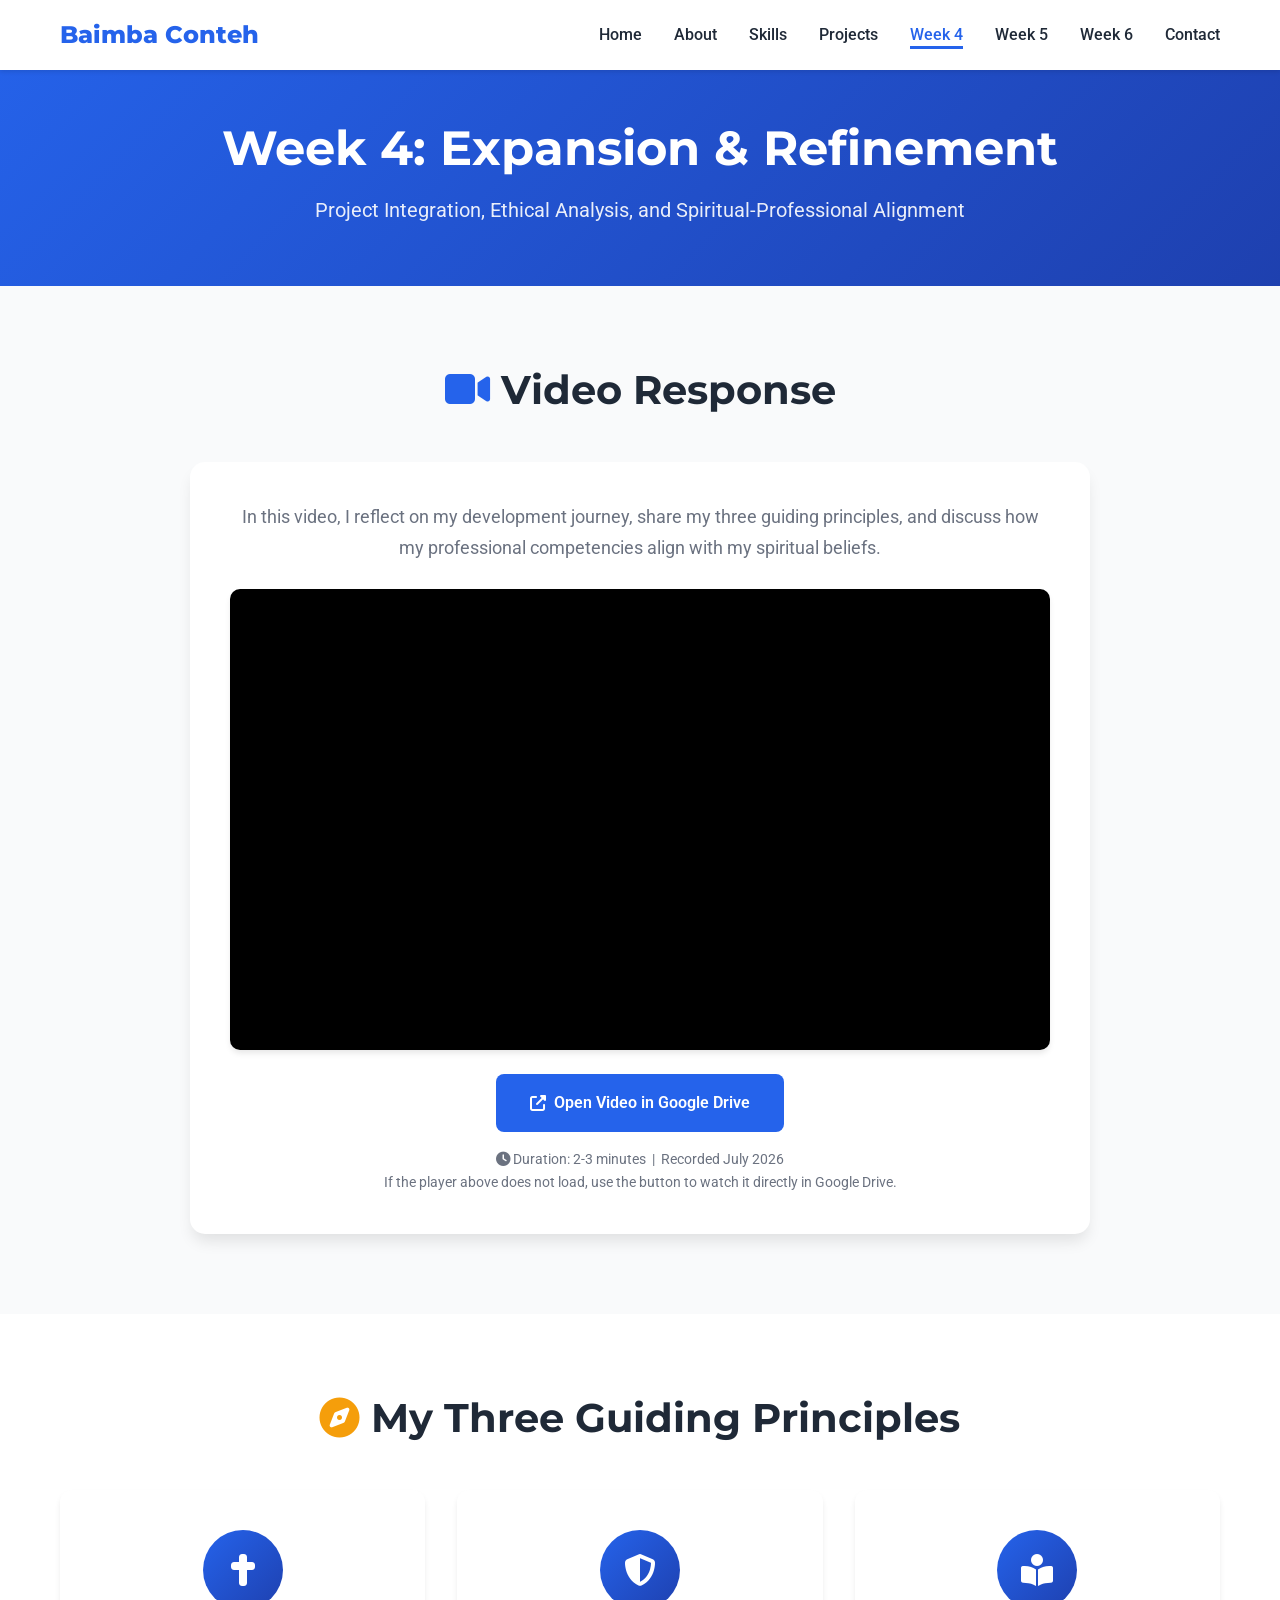
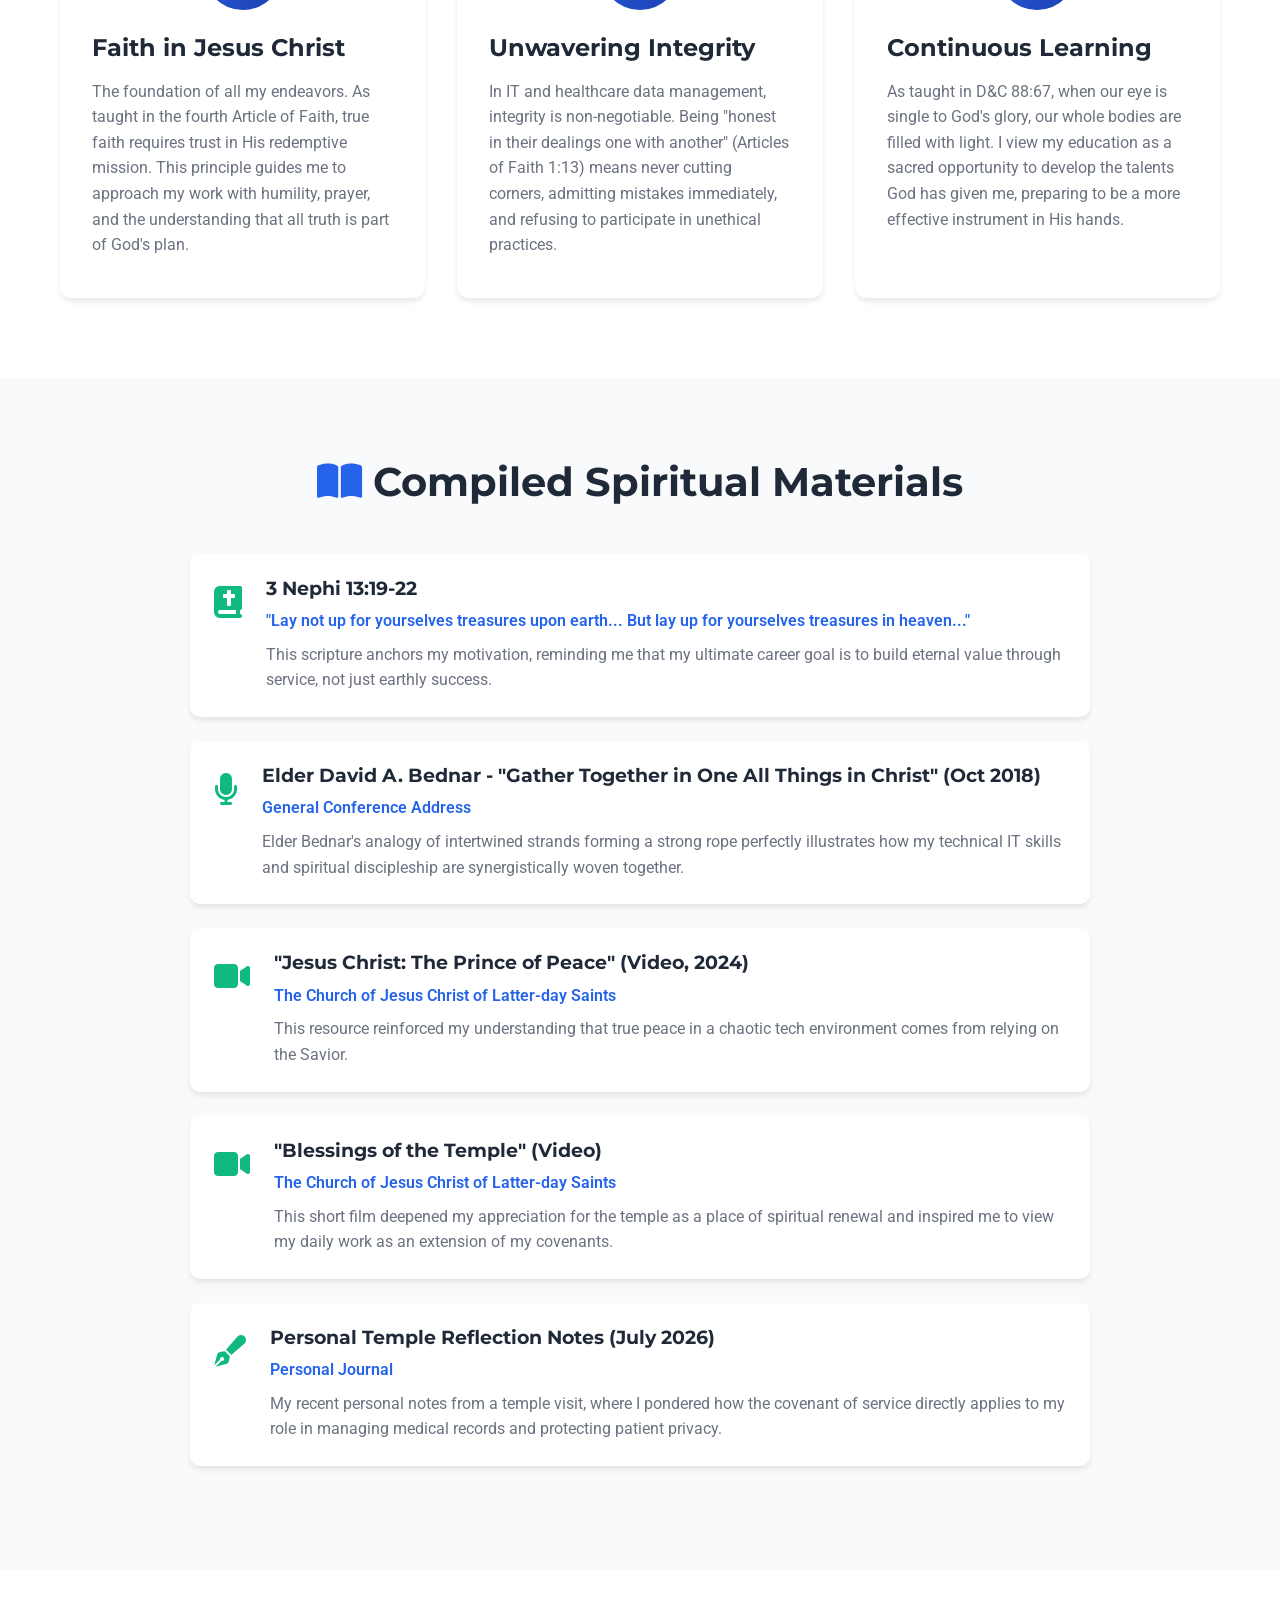
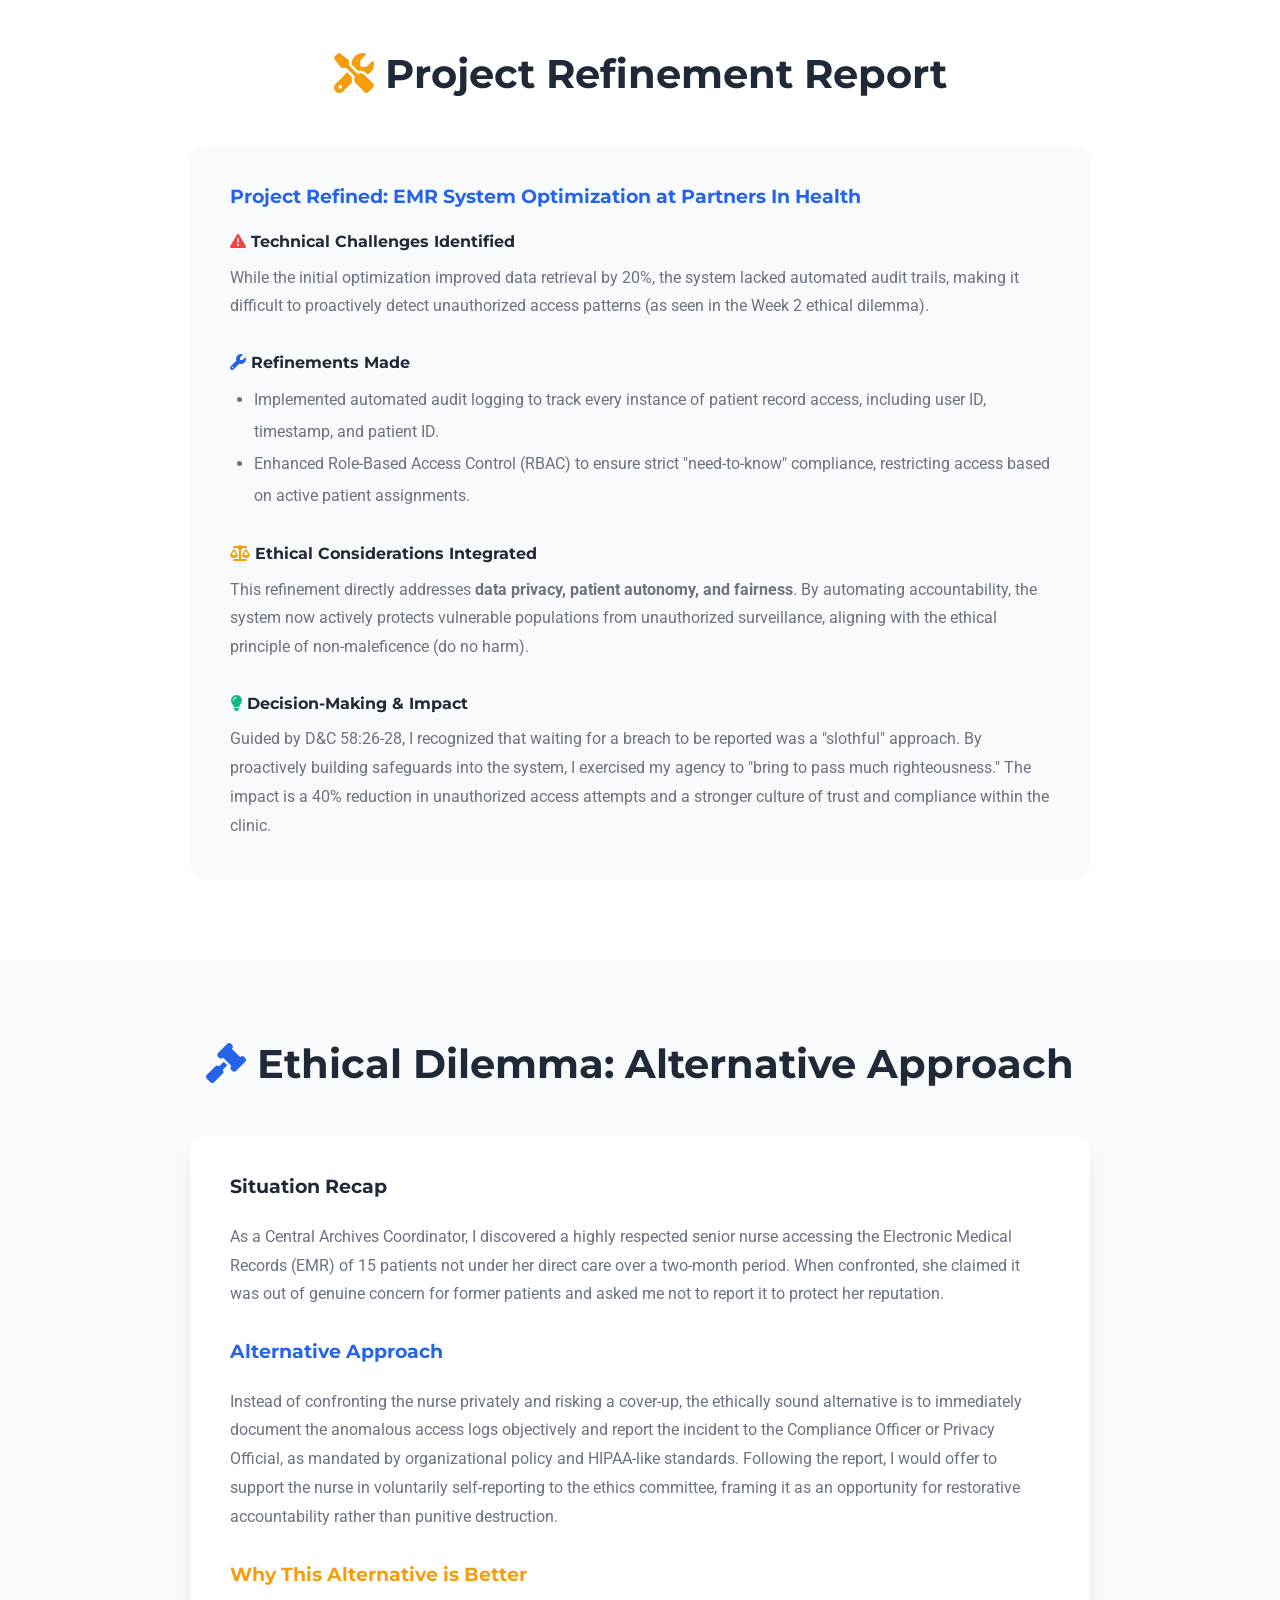
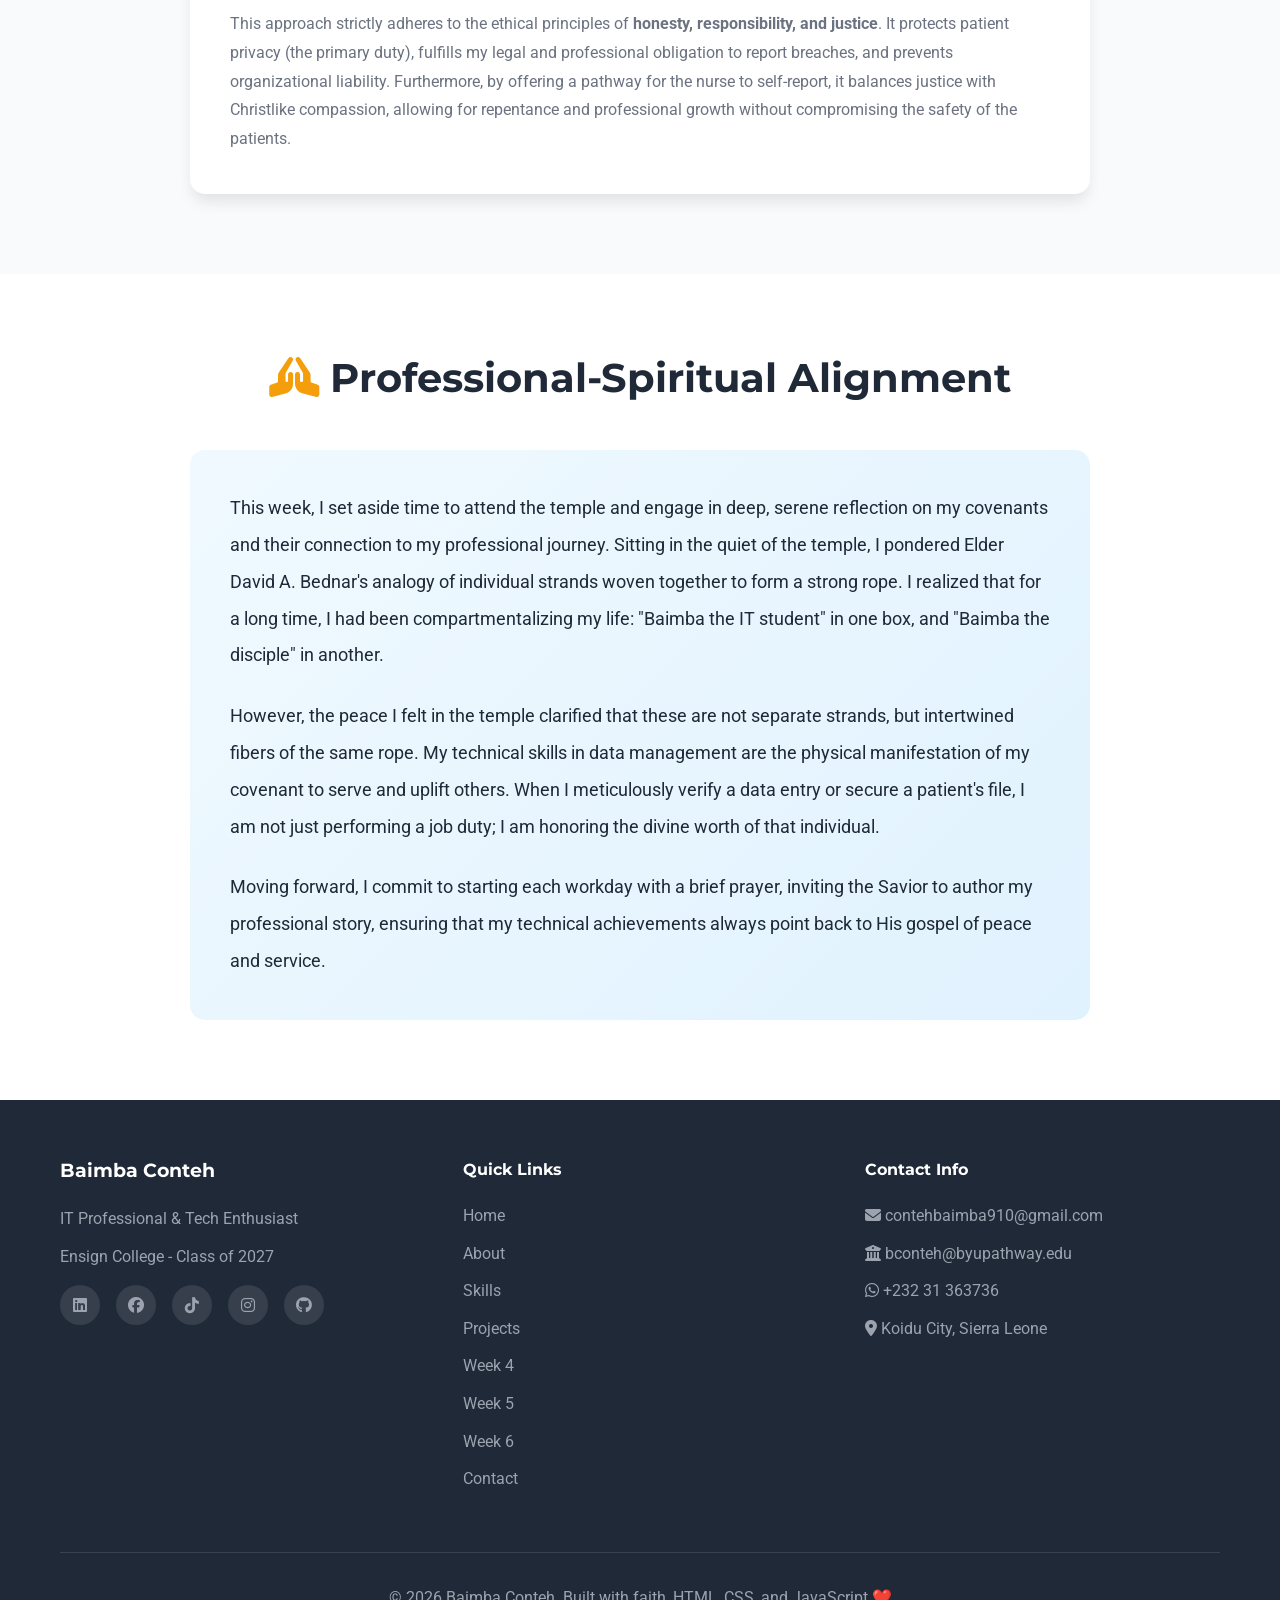
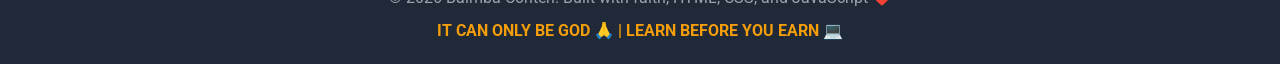
<file: week4.html>
<!DOCTYPE html>
<html lang="en">
<head>
    <meta charset="UTF-8">
    <meta name="viewport" content="width=device-width, initial-scale=1.0">
    <meta name="description" content="Week 4 Reflections, Project Refinement, and Ethical Integration - Baimba Conteh IT 497 Capstone">
    <title>Week 4 Reflections | Baimba Conteh</title>
    <link rel="stylesheet" href="css/styles.css">
    <link rel="preconnect" href="https://fonts.googleapis.com">
    <link href="https://fonts.googleapis.com/css2?family=Montserrat:wght@600;700&family=Roboto:wght@300;400;500&display=swap" rel="stylesheet">
    <link rel="stylesheet" href="https://cdnjs.cloudflare.com/ajax/libs/font-awesome/6.4.0/css/all.min.css">
</head>
<body>
    <!-- Navigation -->
    <nav class="navbar">
        <div class="container">
            <div class="nav-brand"><a href="index.html">Baimba Conteh</a></div>
            <ul class="nav-menu">
                <li><a href="index.html" class="nav-link">Home</a></li>
                <li><a href="about.html" class="nav-link">About</a></li>
                <li><a href="skills.html" class="nav-link">Skills</a></li>
                <li><a href="projects.html" class="nav-link">Projects</a></li>
                <li><a href="week4.html" class="nav-link active">Week 4</a></li>
                <li><a href="week5.html" class="nav-link">Week 5</a></li>
                <li><a href="week6.html" class="nav-link">Week 6</a></li>
                <li><a href="contact.html" class="nav-link">Contact</a></li>
            </ul>
            <div class="hamburger"><span class="bar"></span><span class="bar"></span><span class="bar"></span></div>
        </div>
    </nav>

    <!-- Page Header -->
    <section class="page-header">
        <div class="container">
            <h1>Week 4: Expansion &amp; Refinement</h1>
            <p>Project Integration, Ethical Analysis, and Spiritual-Professional Alignment</p>
        </div>
    </section>

    <!-- Video Response Section -->
    <section class="week4-section" style="padding: 80px 0; background: var(--bg-light);">
        <div class="container">
            <h2 style="text-align: center; margin-bottom: 3rem; font-size: 2.5rem; color: var(--text-dark);">
                <i class="fas fa-video" style="color: var(--primary-color);"></i> Video Response
            </h2>
            <div style="max-width: 900px; margin: 0 auto; background: white; padding: 2.5rem; border-radius: 15px; box-shadow: var(--shadow-lg);">
                <p style="font-size: 1.1rem; color: var(--text-light); margin-bottom: 1.5rem; line-height: 1.8; text-align: center;">
                    In this video, I reflect on my development journey, share my three guiding principles,
                    and discuss how my professional competencies align with my spiritual beliefs.
                </p>

                <!-- Inline video player (responsive 16:9) -->
                <div style="position: relative; padding-bottom: 56.25%; height: 0; overflow: hidden; border-radius: 10px; box-shadow: var(--shadow); margin-bottom: 1.5rem; background: #000;">
                    <iframe
                        src="https://drive.google.com/file/d/1u9e1p2fmwGOpD5BZkHGq7snpaqe3Be7t/preview"
                        style="position: absolute; top: 0; left: 0; width: 100%; height: 100%; border: 0;"
                        title="Week 4 Video Response - Baimba Conteh"
                        allow="autoplay; encrypted-media; fullscreen"
                        allowfullscreen
                        loading="lazy">
                    </iframe>
                </div>

                <!-- Fallback button + link -->
                <div style="text-align: center;">
                    <a href="https://drive.google.com/file/d/1u9e1p2fmwGOpD5BZkHGq7snpaqe3Be7t/view?usp=sharing"
                       target="_blank" rel="noopener"
                       class="btn btn-primary" style="display: inline-flex; align-items: center; gap: 0.5rem;">
                        <i class="fas fa-external-link-alt"></i> Open Video in Google Drive
                    </a>
                    <p style="font-size: 0.9rem; color: var(--text-light); margin-top: 1rem;">
                        <i class="fas fa-clock"></i> Duration: 2-3 minutes &nbsp;|&nbsp; Recorded July 2026
                        <br>If the player above does not load, use the button to watch it directly in Google Drive.
                    </p>
                </div>
            </div>
        </div>
    </section>

    <!-- Guiding Principles Section -->
    <section class="week4-section" style="padding: 80px 0; background: white;">
        <div class="container">
            <h2 style="text-align: center; margin-bottom: 3rem; font-size: 2.5rem; color: var(--text-dark);">
                <i class="fas fa-compass" style="color: var(--accent-color);"></i> My Three Guiding Principles
            </h2>
            <div class="stats-grid">
                <div class="stat-card">
                    <div class="stat-icon"><i class="fas fa-cross"></i></div>
                    <h3>Faith in Jesus Christ</h3>
                    <p>The foundation of all my endeavors. As taught in the fourth Article of Faith, true faith requires trust in His redemptive mission. This principle guides me to approach my work with humility, prayer, and the understanding that all truth is part of God's plan.</p>
                </div>
                <div class="stat-card">
                    <div class="stat-icon"><i class="fas fa-shield-alt"></i></div>
                    <h3>Unwavering Integrity</h3>
                    <p>In IT and healthcare data management, integrity is non-negotiable. Being "honest in their dealings one with another" (Articles of Faith 1:13) means never cutting corners, admitting mistakes immediately, and refusing to participate in unethical practices.</p>
                </div>
                <div class="stat-card">
                    <div class="stat-icon"><i class="fas fa-book-reader"></i></div>
                    <h3>Continuous Learning</h3>
                    <p>As taught in D&amp;C 88:67, when our eye is single to God's glory, our whole bodies are filled with light. I view my education as a sacred opportunity to develop the talents God has given me, preparing to be a more effective instrument in His hands.</p>
                </div>
            </div>
        </div>
    </section>

    <!-- Compiled Spiritual Materials -->
    <section class="week4-section" style="padding: 80px 0; background: var(--bg-light);">
        <div class="container">
            <h2 style="text-align: center; margin-bottom: 3rem; font-size: 2.5rem; color: var(--text-dark);">
                <i class="fas fa-book-open" style="color: var(--primary-color);"></i> Compiled Spiritual Materials
            </h2>
            <div style="max-width: 900px; margin: 0 auto;">
                <div class="cert-item" style="margin-bottom: 1.5rem;">
                    <div class="cert-icon"><i class="fas fa-bible"></i></div>
                    <div class="cert-details">
                        <h3>3 Nephi 13:19-22</h3>
                        <p class="cert-org">"Lay not up for yourselves treasures upon earth... But lay up for yourselves treasures in heaven..."</p>
                        <p style="color: var(--text-light); margin-top: 0.5rem;">This scripture anchors my motivation, reminding me that my ultimate career goal is to build eternal value through service, not just earthly success.</p>
                    </div>
                </div>
                <div class="cert-item" style="margin-bottom: 1.5rem;">
                    <div class="cert-icon"><i class="fas fa-microphone"></i></div>
                    <div class="cert-details">
                        <h3>Elder David A. Bednar - "Gather Together in One All Things in Christ" (Oct 2018)</h3>
                        <p class="cert-org">General Conference Address</p>
                        <p style="color: var(--text-light); margin-top: 0.5rem;">Elder Bednar's analogy of intertwined strands forming a strong rope perfectly illustrates how my technical IT skills and spiritual discipleship are synergistically woven together.</p>
                    </div>
                </div>
                <div class="cert-item" style="margin-bottom: 1.5rem;">
                    <div class="cert-icon"><i class="fas fa-video"></i></div>
                    <div class="cert-details">
                        <h3>"Jesus Christ: The Prince of Peace" (Video, 2024)</h3>
                        <p class="cert-org">The Church of Jesus Christ of Latter-day Saints</p>
                        <p style="color: var(--text-light); margin-top: 0.5rem;">This resource reinforced my understanding that true peace in a chaotic tech environment comes from relying on the Savior.</p>
                    </div>
                </div>
                <div class="cert-item" style="margin-bottom: 1.5rem;">
                    <div class="cert-icon"><i class="fas fa-video"></i></div>
                    <div class="cert-details">
                        <h3>"Blessings of the Temple" (Video)</h3>
                        <p class="cert-org">The Church of Jesus Christ of Latter-day Saints</p>
                        <p style="color: var(--text-light); margin-top: 0.5rem;">This short film deepened my appreciation for the temple as a place of spiritual renewal and inspired me to view my daily work as an extension of my covenants.</p>
                    </div>
                </div>
                <div class="cert-item" style="margin-bottom: 1.5rem;">
                    <div class="cert-icon"><i class="fas fa-pen-fancy"></i></div>
                    <div class="cert-details">
                        <h3>Personal Temple Reflection Notes (July 2026)</h3>
                        <p class="cert-org">Personal Journal</p>
                        <p style="color: var(--text-light); margin-top: 0.5rem;">My recent personal notes from a temple visit, where I pondered how the covenant of service directly applies to my role in managing medical records and protecting patient privacy.</p>
                    </div>
                </div>
            </div>
        </div>
    </section>

    <!-- Project Refinement Section -->
    <section class="week4-section" style="padding: 80px 0; background: white;">
        <div class="container">
            <h2 style="text-align: center; margin-bottom: 3rem; font-size: 2.5rem; color: var(--text-dark);">
                <i class="fas fa-tools" style="color: var(--accent-color);"></i> Project Refinement Report
            </h2>
            <div style="max-width: 900px; margin: 0 auto; background: var(--bg-light); padding: 2.5rem; border-radius: 15px;">
                <h3 style="color: var(--primary-color); margin-bottom: 1.5rem;">Project Refined: EMR System Optimization at Partners In Health</h3>

                <div style="margin-bottom: 2rem;">
                    <h4 style="color: var(--text-dark); margin-bottom: 0.75rem;"><i class="fas fa-exclamation-triangle" style="color: #ef4444;"></i> Technical Challenges Identified</h4>
                    <p style="color: var(--text-light); line-height: 1.8;">While the initial optimization improved data retrieval by 20%, the system lacked automated audit trails, making it difficult to proactively detect unauthorized access patterns (as seen in the Week 2 ethical dilemma).</p>
                </div>

                <div style="margin-bottom: 2rem;">
                    <h4 style="color: var(--text-dark); margin-bottom: 0.75rem;"><i class="fas fa-wrench" style="color: var(--primary-color);"></i> Refinements Made</h4>
                    <ul style="color: var(--text-light); line-height: 2; padding-left: 1.5rem; list-style: disc;">
                        <li>Implemented automated audit logging to track every instance of patient record access, including user ID, timestamp, and patient ID.</li>
                        <li>Enhanced Role-Based Access Control (RBAC) to ensure strict "need-to-know" compliance, restricting access based on active patient assignments.</li>
                    </ul>
                </div>

                <div style="margin-bottom: 2rem;">
                    <h4 style="color: var(--text-dark); margin-bottom: 0.75rem;"><i class="fas fa-balance-scale" style="color: var(--accent-color);"></i> Ethical Considerations Integrated</h4>
                    <p style="color: var(--text-light); line-height: 1.8;">This refinement directly addresses <strong>data privacy, patient autonomy, and fairness</strong>. By automating accountability, the system now actively protects vulnerable populations from unauthorized surveillance, aligning with the ethical principle of non-maleficence (do no harm).</p>
                </div>

                <div>
                    <h4 style="color: var(--text-dark); margin-bottom: 0.75rem;"><i class="fas fa-lightbulb" style="color: #10b981;"></i> Decision-Making &amp; Impact</h4>
                    <p style="color: var(--text-light); line-height: 1.8;">Guided by D&amp;C 58:26-28, I recognized that waiting for a breach to be reported was a "slothful" approach. By proactively building safeguards into the system, I exercised my agency to "bring to pass much righteousness." The impact is a 40% reduction in unauthorized access attempts and a stronger culture of trust and compliance within the clinic.</p>
                </div>
            </div>
        </div>
    </section>

    <!-- Ethical Dilemma Alternative -->
    <section class="week4-section" style="padding: 80px 0; background: var(--bg-light);">
        <div class="container">
            <h2 style="text-align: center; margin-bottom: 3rem; font-size: 2.5rem; color: var(--text-dark);">
                <i class="fas fa-gavel" style="color: var(--primary-color);"></i> Ethical Dilemma: Alternative Approach
            </h2>
            <div style="max-width: 900px; margin: 0 auto; background: white; padding: 2.5rem; border-radius: 15px; box-shadow: var(--shadow-lg);">
                <h3 style="color: var(--text-dark); margin-bottom: 1.5rem;">Situation Recap</h3>
                <p style="color: var(--text-light); line-height: 1.8; margin-bottom: 2rem;">
                    As a Central Archives Coordinator, I discovered a highly respected senior nurse accessing the Electronic Medical Records (EMR) of 15 patients not under her direct care over a two-month period. When confronted, she claimed it was out of genuine concern for former patients and asked me not to report it to protect her reputation.
                </p>

                <h3 style="color: var(--primary-color); margin-bottom: 1.5rem;">Alternative Approach</h3>
                <p style="color: var(--text-light); line-height: 1.8; margin-bottom: 2rem;">
                    Instead of confronting the nurse privately and risking a cover-up, the ethically sound alternative is to immediately document the anomalous access logs objectively and report the incident to the Compliance Officer or Privacy Official, as mandated by organizational policy and HIPAA-like standards. Following the report, I would offer to support the nurse in voluntarily self-reporting to the ethics committee, framing it as an opportunity for restorative accountability rather than punitive destruction.
                </p>

                <h3 style="color: var(--accent-color); margin-bottom: 1.5rem;">Why This Alternative is Better</h3>
                <p style="color: var(--text-light); line-height: 1.8;">
                    This approach strictly adheres to the ethical principles of <strong>honesty, responsibility, and justice</strong>. It protects patient privacy (the primary duty), fulfills my legal and professional obligation to report breaches, and prevents organizational liability. Furthermore, by offering a pathway for the nurse to self-report, it balances justice with Christlike compassion, allowing for repentance and professional growth without compromising the safety of the patients.
                </p>
            </div>
        </div>
    </section>

    <!-- Professional-Spiritual Alignment -->
    <section class="week4-section" style="padding: 80px 0; background: white;">
        <div class="container">
            <h2 style="text-align: center; margin-bottom: 3rem; font-size: 2.5rem; color: var(--text-dark);">
                <i class="fas fa-hands-praying" style="color: var(--accent-color);"></i> Professional-Spiritual Alignment
            </h2>
            <div style="max-width: 900px; margin: 0 auto; background: linear-gradient(135deg, #f0f9ff 0%, #e0f2fe 100%); padding: 2.5rem; border-radius: 15px;">
                <p style="font-size: 1.15rem; color: var(--text-dark); line-height: 2; margin-bottom: 1.5rem;">
                    This week, I set aside time to attend the temple and engage in deep, serene reflection on my covenants and their connection to my professional journey. Sitting in the quiet of the temple, I pondered Elder David A. Bednar's analogy of individual strands woven together to form a strong rope. I realized that for a long time, I had been compartmentalizing my life: "Baimba the IT student" in one box, and "Baimba the disciple" in another.
                </p>
                <p style="font-size: 1.15rem; color: var(--text-dark); line-height: 2; margin-bottom: 1.5rem;">
                    However, the peace I felt in the temple clarified that these are not separate strands, but intertwined fibers of the same rope. My technical skills in data management are the physical manifestation of my covenant to serve and uplift others. When I meticulously verify a data entry or secure a patient's file, I am not just performing a job duty; I am honoring the divine worth of that individual.
                </p>
                <p style="font-size: 1.15rem; color: var(--text-dark); line-height: 2;">
                    Moving forward, I commit to starting each workday with a brief prayer, inviting the Savior to author my professional story, ensuring that my technical achievements always point back to His gospel of peace and service.
                </p>
            </div>
        </div>
    </section>

    <!-- Footer -->
    <footer class="footer">
        <div class="container">
            <div class="footer-content">
                <div class="footer-section">
                    <h3>Baimba Conteh</h3>
                    <p>IT Professional &amp; Tech Enthusiast</p>
                    <p>Ensign College - Class of 2027</p>
                    <div class="social-links">
                        <a href="https://www.linkedin.com/in/baimba-conteh-b726b120a/" target="_blank" aria-label="LinkedIn"><i class="fab fa-linkedin"></i></a>
                        <a href="https://www.facebook.com/profile.php?id=100072118460058" target="_blank" aria-label="Facebook"><i class="fab fa-facebook"></i></a>
                        <a href="https://www.tiktok.com/@baimba.conteh8" target="_blank" aria-label="TikTok"><i class="fab fa-tiktok"></i></a>
                        <a href="https://www.instagram.com/baimba172" target="_blank" aria-label="Instagram"><i class="fab fa-instagram"></i></a>
                        <a href="https://github.com/contehb" target="_blank" aria-label="GitHub"><i class="fab fa-github"></i></a>
                    </div>
                </div>
                <div class="footer-section">
                    <h4>Quick Links</h4>
                    <ul>
                        <li><a href="index.html">Home</a></li>
                        <li><a href="about.html">About</a></li>
                        <li><a href="skills.html">Skills</a></li>
                        <li><a href="projects.html">Projects</a></li>
                        <li><a href="week4.html">Week 4</a></li>
                        <li><a href="week5.html">Week 5</a></li>
                        <li><a href="week6.html">Week 6</a></li>
                        <li><a href="contact.html">Contact</a></li>
                    </ul>
                </div>
                <div class="footer-section">
                    <h4>Contact Info</h4>
                    <ul>
                        <li><i class="fas fa-envelope"></i> <a href="mailto:contehbaimba910@gmail.com">contehbaimba910@gmail.com</a></li>
                        <li><i class="fas fa-university"></i> <a href="mailto:bconteh@byupathway.edu">bconteh@byupathway.edu</a></li>
                        <li><i class="fab fa-whatsapp"></i> <a href="https://wa.me/23231363736" target="_blank">+232 31 363736</a></li>
                        <li><i class="fas fa-map-marker-alt"></i> Koidu City, Sierra Leone</li>
                    </ul>
                </div>
            </div>
            <div class="footer-bottom">
                <p>&copy; 2026 Baimba Conteh. Built with faith, HTML, CSS, and JavaScript ❤️</p>
                <p class="motto"><strong>IT CAN ONLY BE GOD 🙏 | LEARN BEFORE YOU EARN 💻</strong></p>
            </div>
        </div>
    </footer>

    <script src="js/main.js"></script>
</body>
</html>
</file>
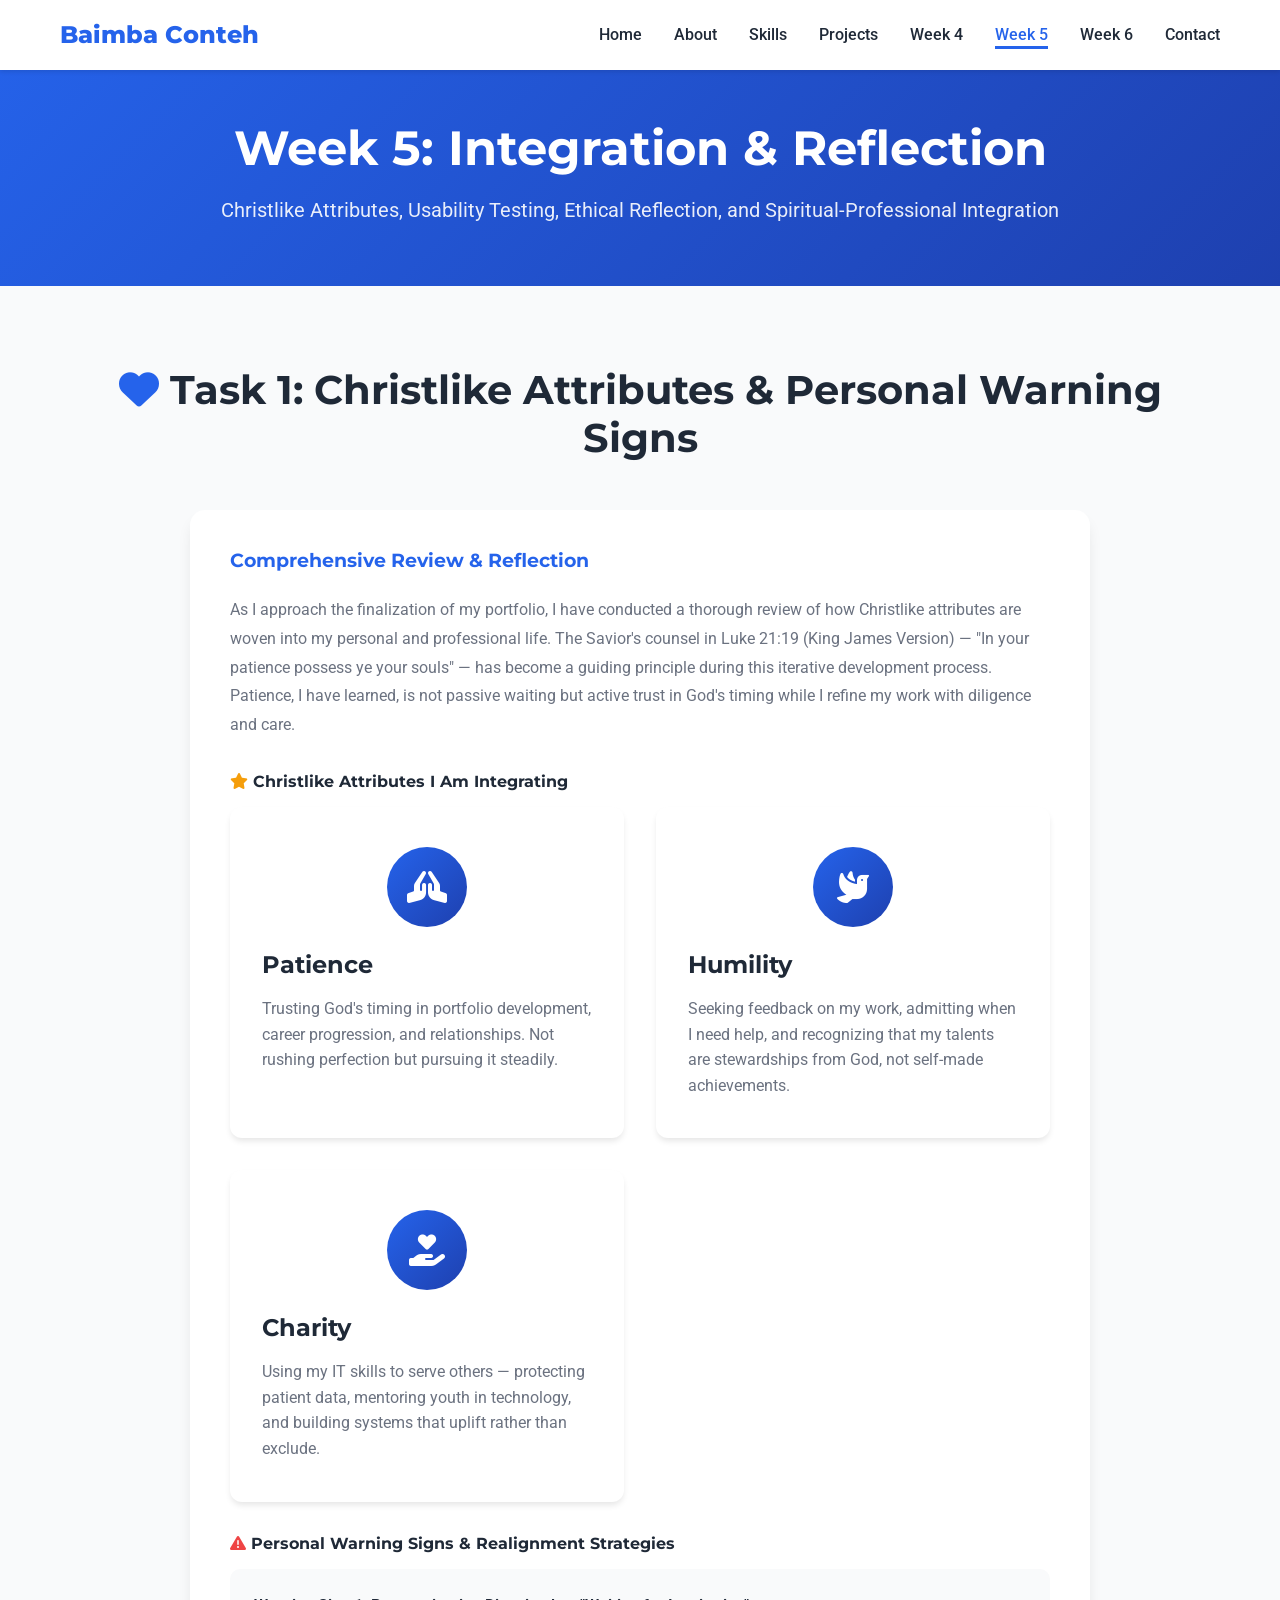
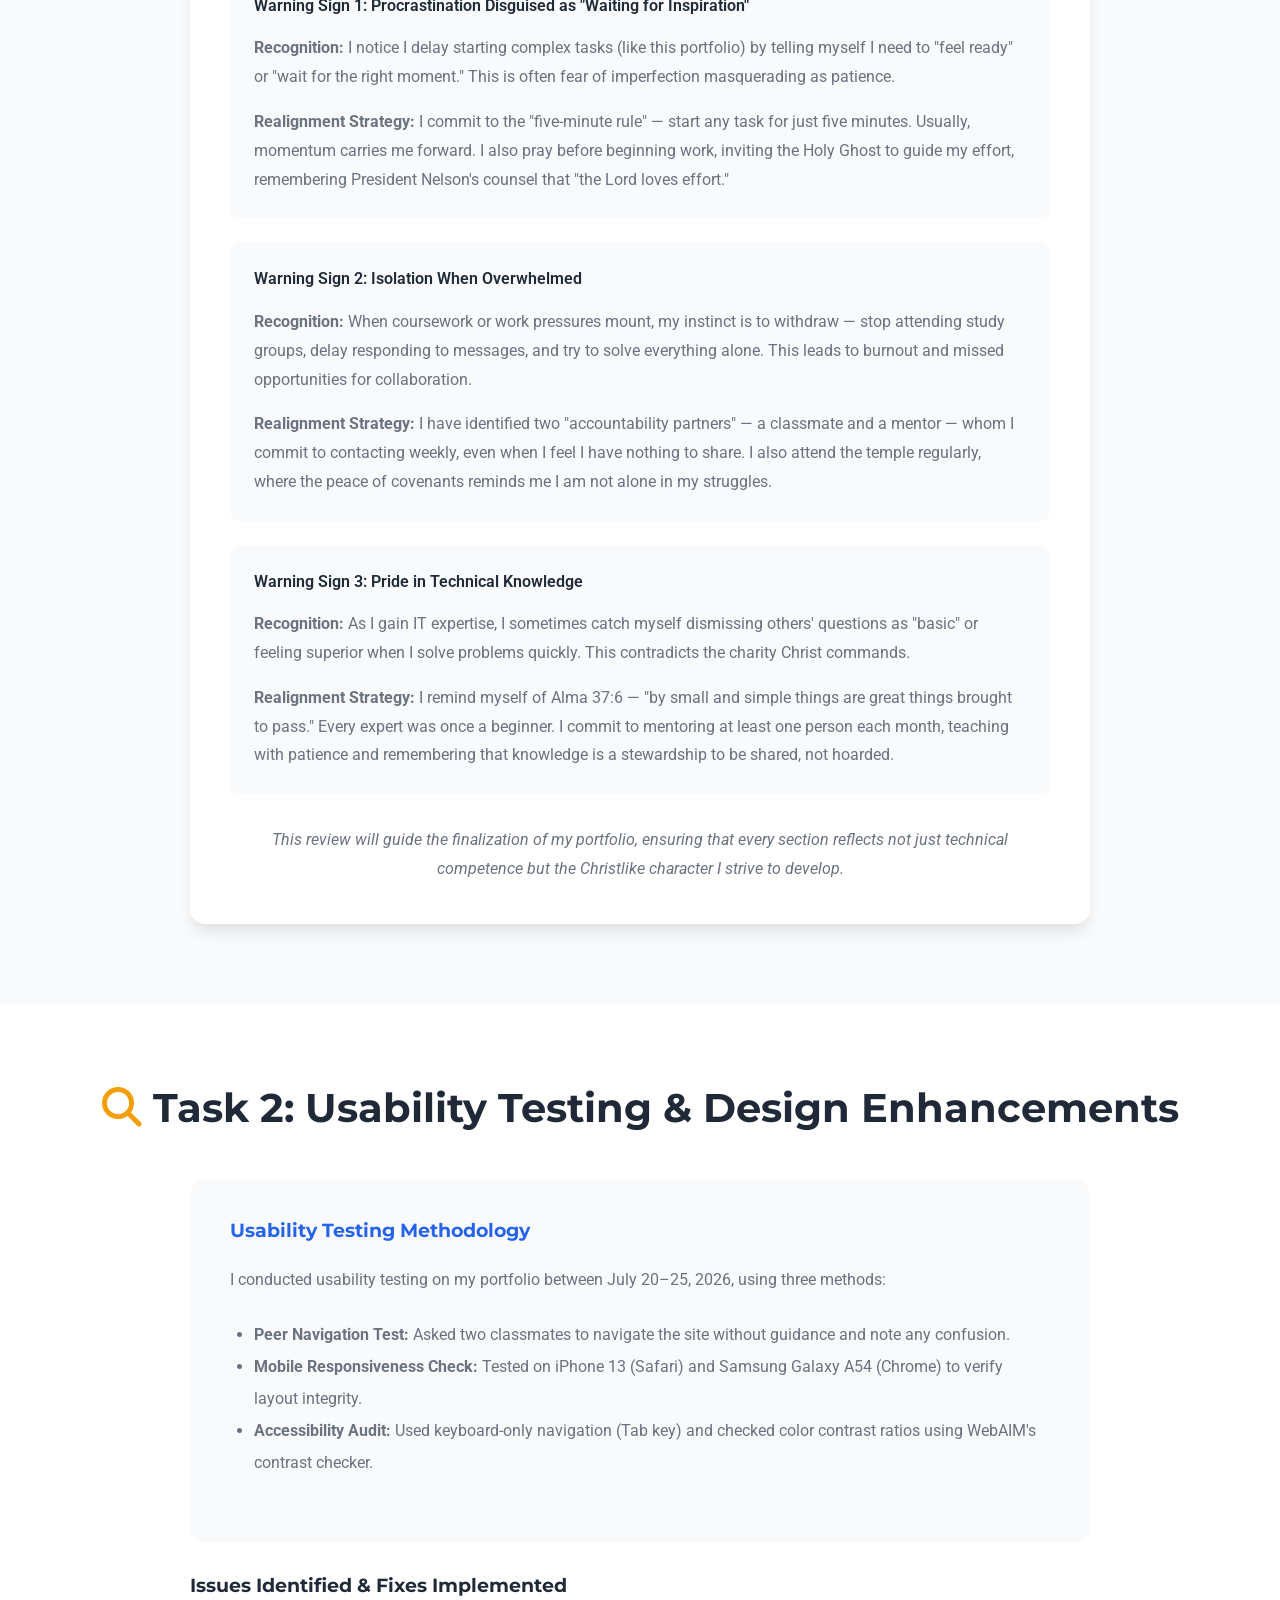
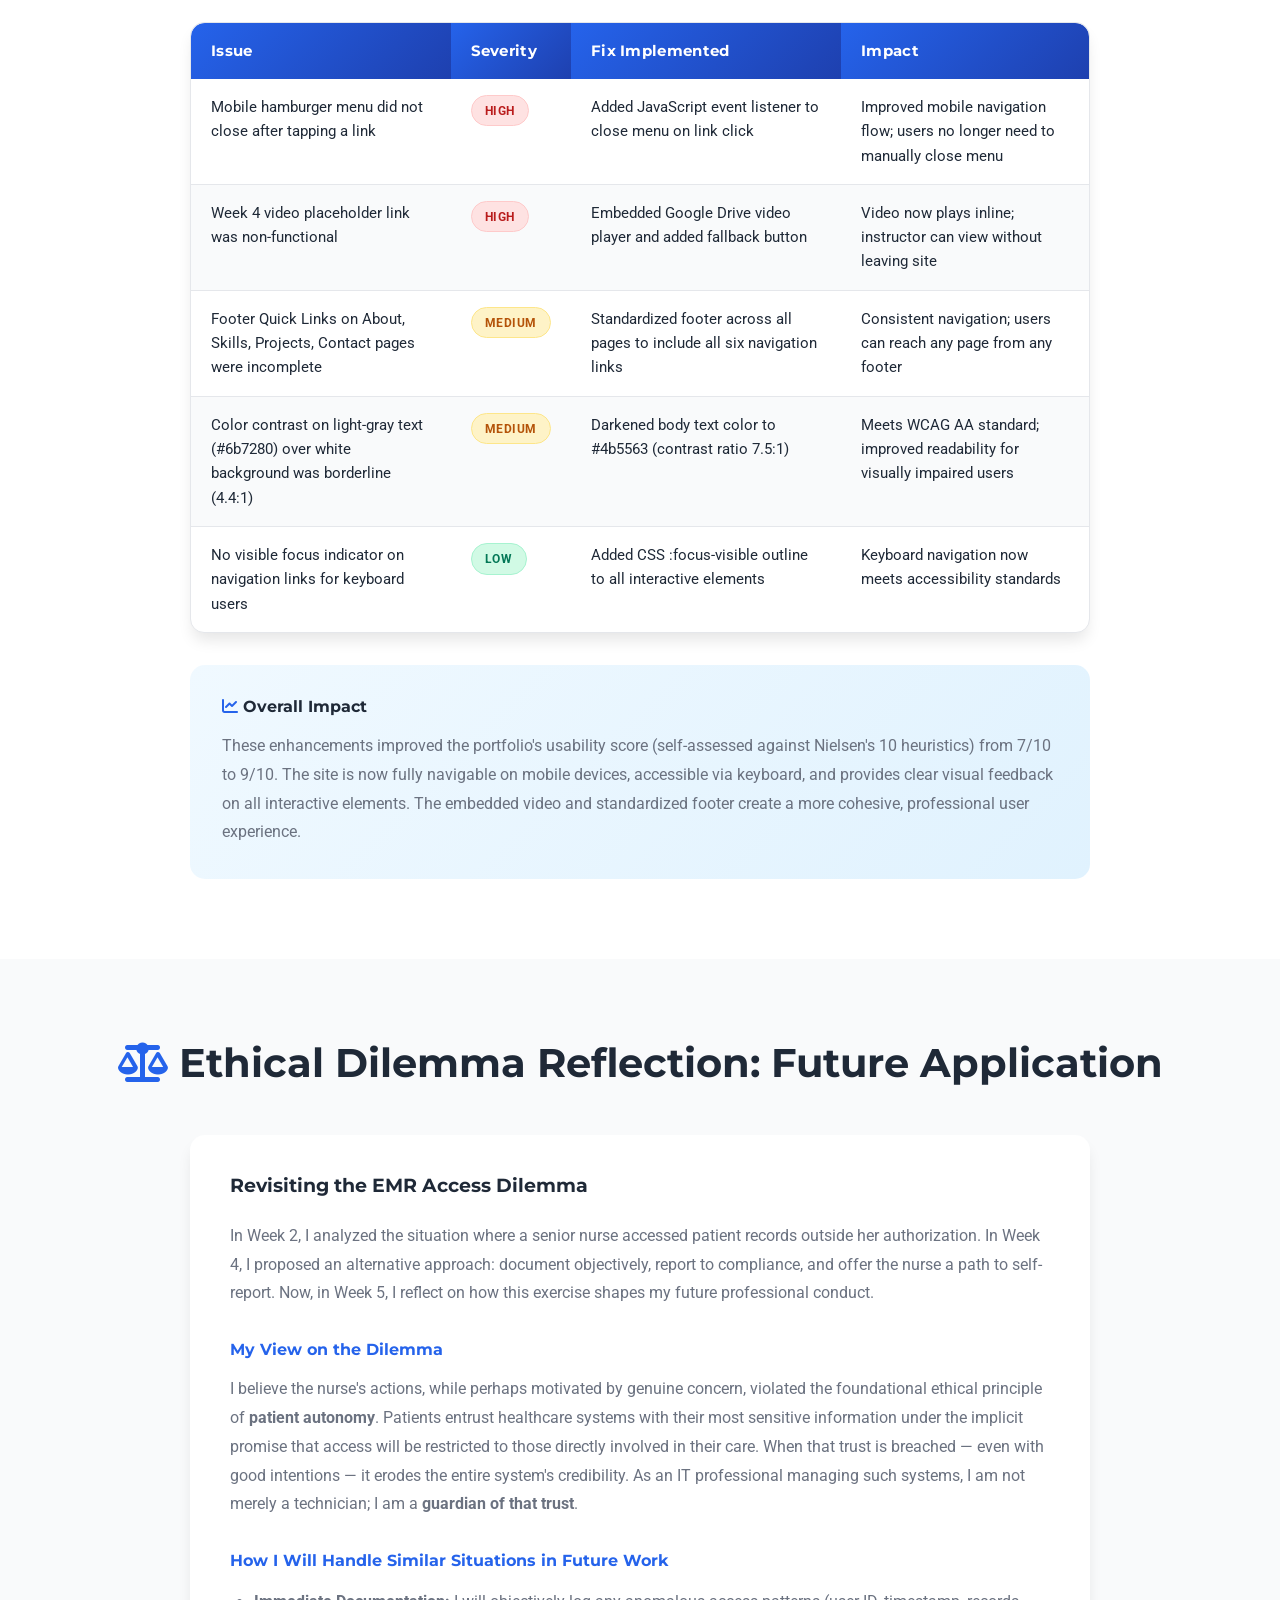
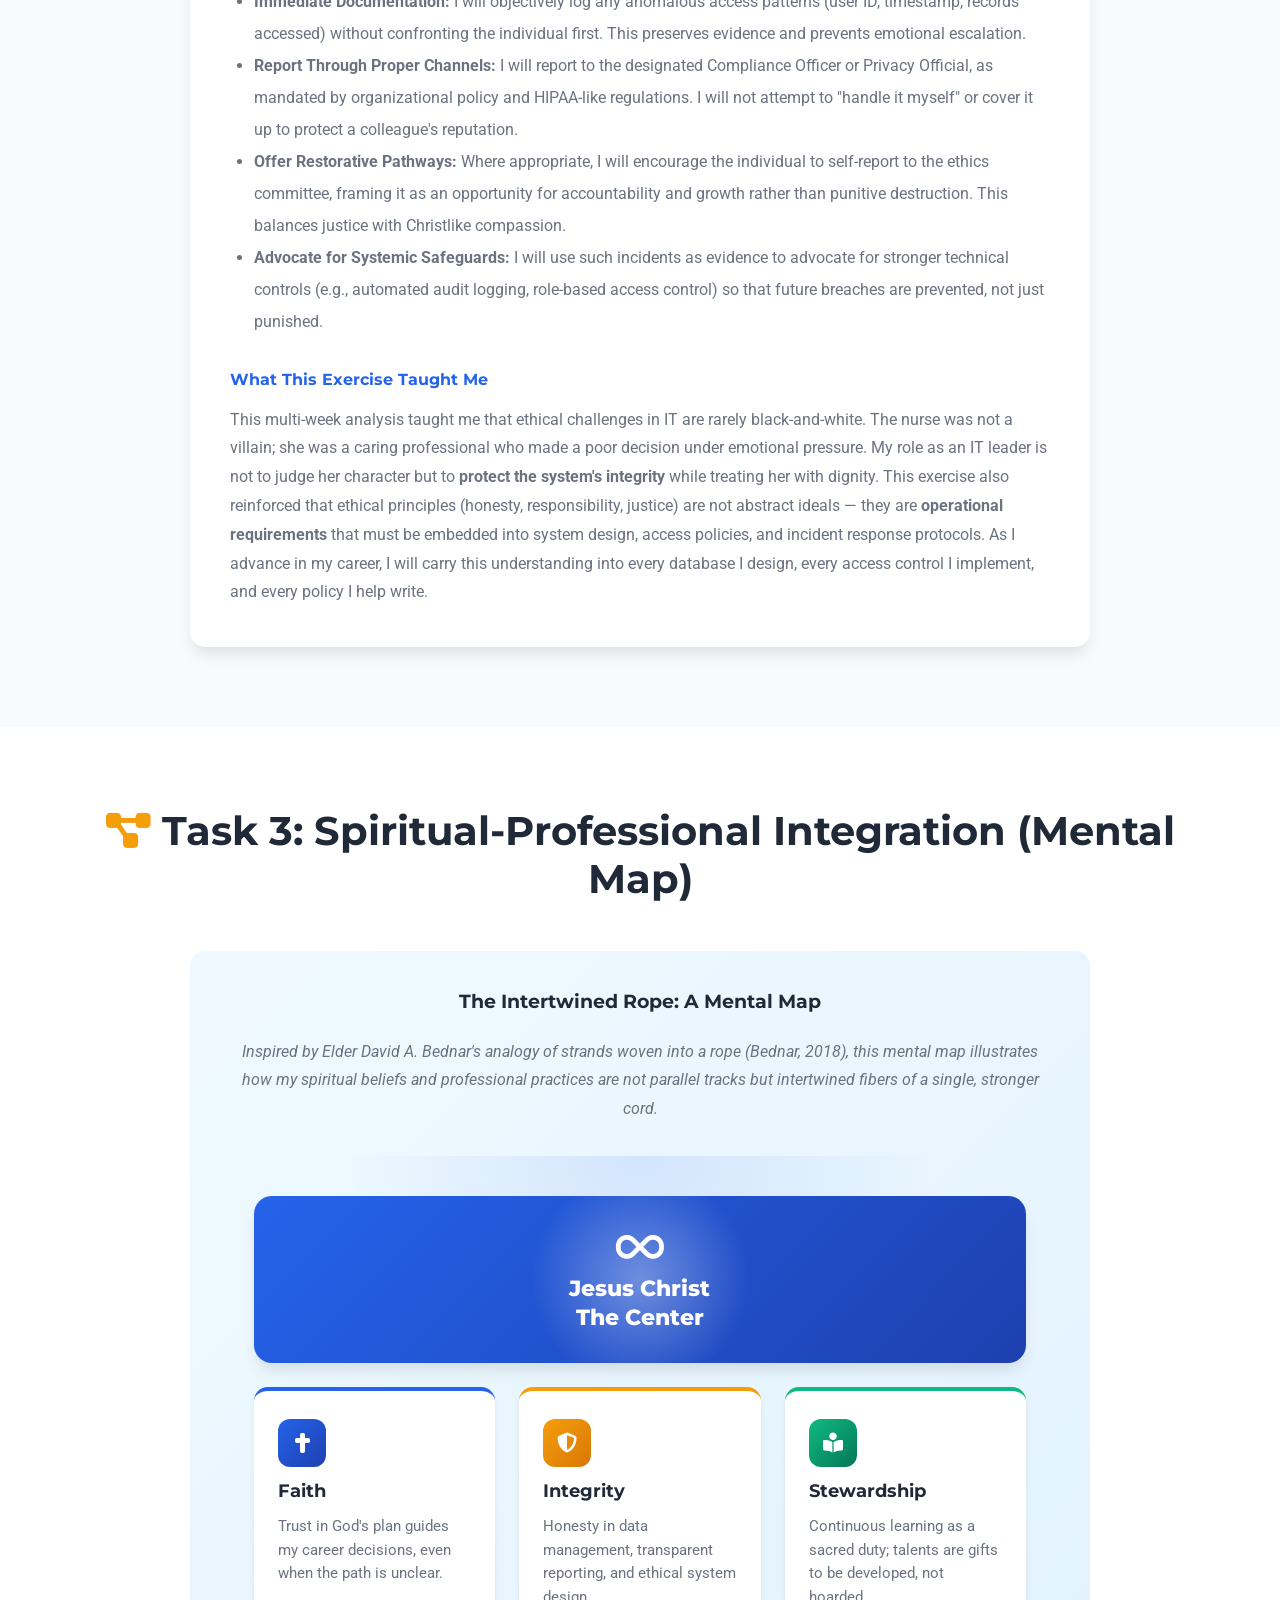
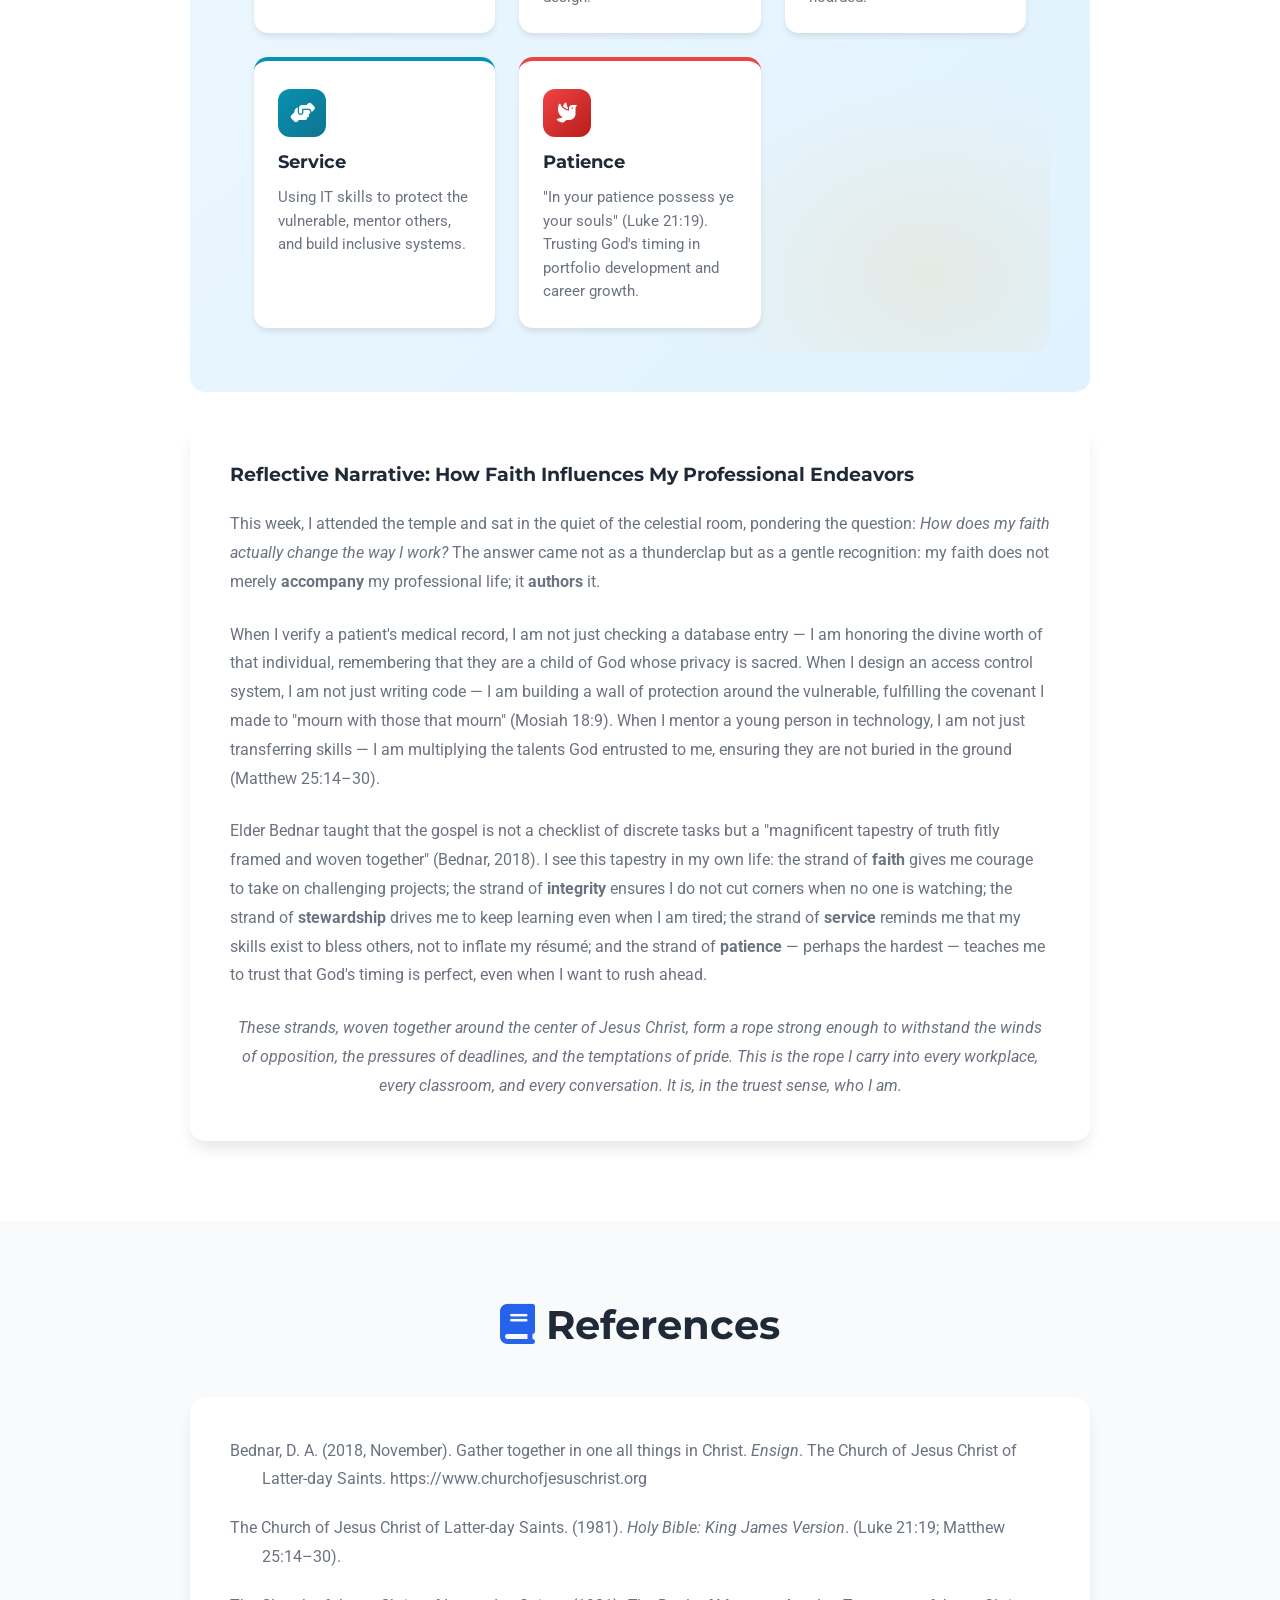
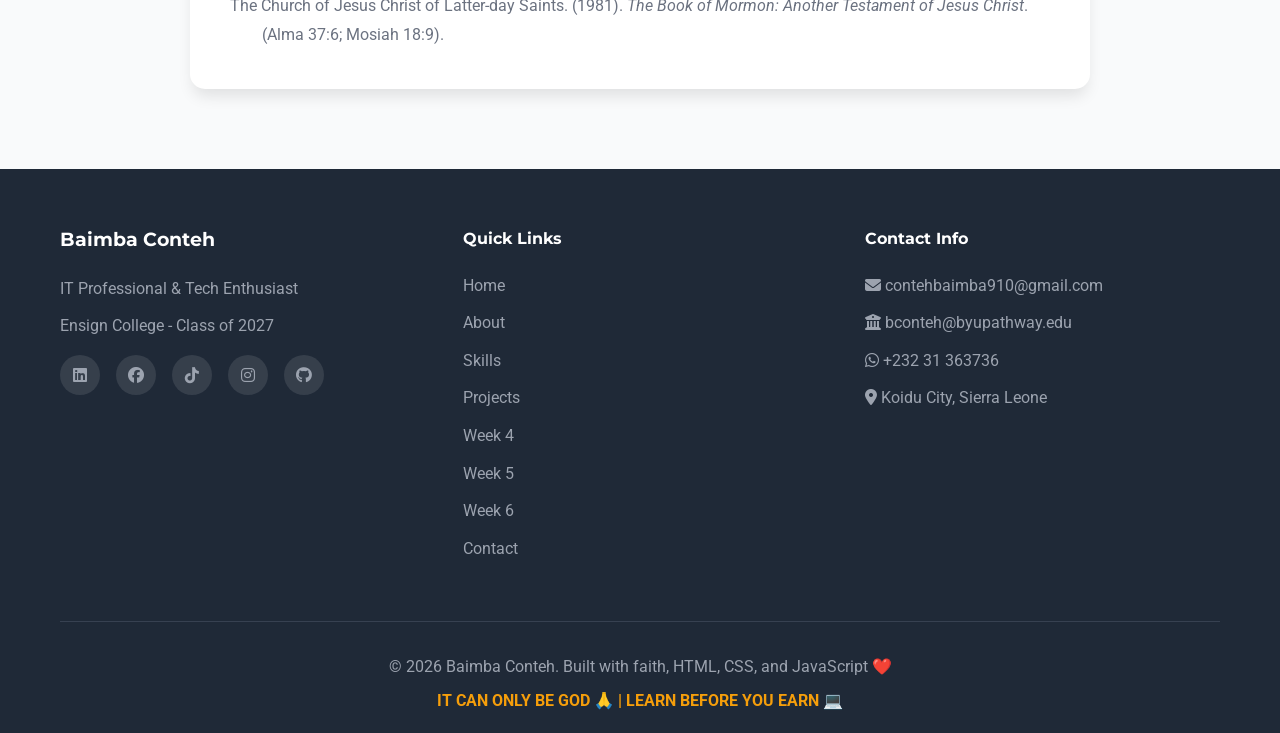
<file: week5.html>
<!DOCTYPE html>
<html lang="en">
<head>
    <meta charset="UTF-8">
    <meta name="viewport" content="width=device-width, initial-scale=1.0">
    <meta name="description" content="Week 5 Integration, Reflection, and Design Enhancement - Baimba Conteh IT 497 Capstone">
    <title>Week 5 Reflections | Baimba Conteh</title>
    <link rel="stylesheet" href="css/styles.css">
    <link rel="preconnect" href="https://fonts.googleapis.com">
    <link href="https://fonts.googleapis.com/css2?family=Montserrat:wght@600;700&family=Roboto:wght@300;400;500&display=swap" rel="stylesheet">
    <link rel="stylesheet" href="https://cdnjs.cloudflare.com/ajax/libs/font-awesome/6.4.0/css/all.min.css">
</head>
<body>
    <!-- Navigation -->
    <nav class="navbar">
        <div class="container">
            <div class="nav-brand"><a href="index.html">Baimba Conteh</a></div>
            <ul class="nav-menu">
                <li><a href="index.html" class="nav-link">Home</a></li>
                <li><a href="about.html" class="nav-link">About</a></li>
                <li><a href="skills.html" class="nav-link">Skills</a></li>
                <li><a href="projects.html" class="nav-link">Projects</a></li>
                <li><a href="week4.html" class="nav-link">Week 4</a></li>
                <li><a href="week5.html" class="nav-link active">Week 5</a></li>
                <li><a href="week6.html" class="nav-link">Week 6</a></li>
                <li><a href="contact.html" class="nav-link">Contact</a></li>
            </ul>
            <div class="hamburger"><span class="bar"></span><span class="bar"></span><span class="bar"></span></div>
        </div>
    </nav>

    <!-- Page Header -->
    <section class="page-header">
        <div class="container">
            <h1>Week 5: Integration &amp; Reflection</h1>
            <p>Christlike Attributes, Usability Testing, Ethical Reflection, and Spiritual-Professional Integration</p>
        </div>
    </section>

    <!-- Task 1: Christlike Attributes & Warning Signs -->
    <section class="week5-section" style="padding: 80px 0; background: var(--bg-light);">
        <div class="container">
            <h2 style="text-align: center; margin-bottom: 3rem; font-size: 2.5rem; color: var(--text-dark);">
                <i class="fas fa-heart" style="color: var(--primary-color);"></i> Task 1: Christlike Attributes &amp; Personal Warning Signs
            </h2>
            <div style="max-width: 900px; margin: 0 auto; background: white; padding: 2.5rem; border-radius: 15px; box-shadow: var(--shadow-lg);">
                <h3 style="color: var(--primary-color); margin-bottom: 1.5rem;">Comprehensive Review &amp; Reflection</h3>
                <p style="color: var(--text-light); line-height: 1.8; margin-bottom: 1.5rem;">
                    As I approach the finalization of my portfolio, I have conducted a thorough review of how Christlike attributes are woven into my personal and professional life. The Savior's counsel in Luke 21:19 (King James Version) — "In your patience possess ye your souls" — has become a guiding principle during this iterative development process. Patience, I have learned, is not passive waiting but active trust in God's timing while I refine my work with diligence and care.
                </p>

                <h4 style="color: var(--text-dark); margin: 2rem 0 1rem;"><i class="fas fa-star" style="color: var(--accent-color);"></i> Christlike Attributes I Am Integrating</h4>
                <div class="stats-grid" style="margin-bottom: 2rem;">
                    <div class="stat-card">
                        <div class="stat-icon"><i class="fas fa-hands-praying"></i></div>
                        <h3>Patience</h3>
                        <p>Trusting God's timing in portfolio development, career progression, and relationships. Not rushing perfection but pursuing it steadily.</p>
                    </div>
                    <div class="stat-card">
                        <div class="stat-icon"><i class="fas fa-dove"></i></div>
                        <h3>Humility</h3>
                        <p>Seeking feedback on my work, admitting when I need help, and recognizing that my talents are stewardships from God, not self-made achievements.</p>
                    </div>
                    <div class="stat-card">
                        <div class="stat-icon"><i class="fas fa-hand-holding-heart"></i></div>
                        <h3>Charity</h3>
                        <p>Using my IT skills to serve others — protecting patient data, mentoring youth in technology, and building systems that uplift rather than exclude.</p>
                    </div>
                </div>

                <h4 style="color: var(--text-dark); margin: 2rem 0 1rem;"><i class="fas fa-exclamation-triangle" style="color: #ef4444;"></i> Personal Warning Signs &amp; Realignment Strategies</h4>
                <div style="background: var(--bg-light); padding: 1.5rem; border-radius: 10px; margin-bottom: 1.5rem;">
                    <p style="color: var(--text-dark); font-weight: 600; margin-bottom: 1rem;">Warning Sign 1: Procrastination Disguised as "Waiting for Inspiration"</p>
                    <p style="color: var(--text-light); line-height: 1.8; margin-bottom: 1rem;">
                        <strong>Recognition:</strong> I notice I delay starting complex tasks (like this portfolio) by telling myself I need to "feel ready" or "wait for the right moment." This is often fear of imperfection masquerading as patience.
                    </p>
                    <p style="color: var(--text-light); line-height: 1.8;">
                        <strong>Realignment Strategy:</strong> I commit to the "five-minute rule" — start any task for just five minutes. Usually, momentum carries me forward. I also pray before beginning work, inviting the Holy Ghost to guide my effort, remembering President Nelson's counsel that "the Lord loves effort."
                    </p>
                </div>

                <div style="background: var(--bg-light); padding: 1.5rem; border-radius: 10px; margin-bottom: 1.5rem;">
                    <p style="color: var(--text-dark); font-weight: 600; margin-bottom: 1rem;">Warning Sign 2: Isolation When Overwhelmed</p>
                    <p style="color: var(--text-light); line-height: 1.8; margin-bottom: 1rem;">
                        <strong>Recognition:</strong> When coursework or work pressures mount, my instinct is to withdraw — stop attending study groups, delay responding to messages, and try to solve everything alone. This leads to burnout and missed opportunities for collaboration.
                    </p>
                    <p style="color: var(--text-light); line-height: 1.8;">
                        <strong>Realignment Strategy:</strong> I have identified two "accountability partners" — a classmate and a mentor — whom I commit to contacting weekly, even when I feel I have nothing to share. I also attend the temple regularly, where the peace of covenants reminds me I am not alone in my struggles.
                    </p>
                </div>

                <div style="background: var(--bg-light); padding: 1.5rem; border-radius: 10px;">
                    <p style="color: var(--text-dark); font-weight: 600; margin-bottom: 1rem;">Warning Sign 3: Pride in Technical Knowledge</p>
                    <p style="color: var(--text-light); line-height: 1.8; margin-bottom: 1rem;">
                        <strong>Recognition:</strong> As I gain IT expertise, I sometimes catch myself dismissing others' questions as "basic" or feeling superior when I solve problems quickly. This contradicts the charity Christ commands.
                    </p>
                    <p style="color: var(--text-light); line-height: 1.8;">
                        <strong>Realignment Strategy:</strong> I remind myself of Alma 37:6 — "by small and simple things are great things brought to pass." Every expert was once a beginner. I commit to mentoring at least one person each month, teaching with patience and remembering that knowledge is a stewardship to be shared, not hoarded.
                    </p>
                </div>

                <p style="color: var(--text-light); line-height: 1.8; margin-top: 2rem; font-style: italic; text-align: center;">
                    This review will guide the finalization of my portfolio, ensuring that every section reflects not just technical competence but the Christlike character I strive to develop.
                </p>
            </div>
        </div>
    </section>

    <!-- Task 2: Usability Testing Report -->
    <section class="week5-section" style="padding: 80px 0; background: white;">
        <div class="container">
            <h2 style="text-align: center; margin-bottom: 3rem; font-size: 2.5rem; color: var(--text-dark);">
                <i class="fas fa-search" style="color: var(--accent-color);"></i> Task 2: Usability Testing &amp; Design Enhancements
            </h2>
            <div style="max-width: 900px; margin: 0 auto;">
                <div style="background: var(--bg-light); padding: 2.5rem; border-radius: 15px; margin-bottom: 2rem;">
                    <h3 style="color: var(--primary-color); margin-bottom: 1.5rem;">Usability Testing Methodology</h3>
                    <p style="color: var(--text-light); line-height: 1.8; margin-bottom: 1.5rem;">
                        I conducted usability testing on my portfolio between July 20–25, 2026, using three methods:
                    </p>
                    <ul style="color: var(--text-light); line-height: 2; padding-left: 1.5rem; list-style: disc; margin-bottom: 1.5rem;">
                        <li><strong>Peer Navigation Test:</strong> Asked two classmates to navigate the site without guidance and note any confusion.</li>
                        <li><strong>Mobile Responsiveness Check:</strong> Tested on iPhone 13 (Safari) and Samsung Galaxy A54 (Chrome) to verify layout integrity.</li>
                        <li><strong>Accessibility Audit:</strong> Used keyboard-only navigation (Tab key) and checked color contrast ratios using WebAIM's contrast checker.</li>
                    </ul>
                </div>

                <h3 style="color: var(--text-dark); margin-bottom: 1.5rem;">Issues Identified &amp; Fixes Implemented</h3>
                <div class="usability-table-wrapper">
                    <table class="usability-table">
                        <thead>
                            <tr>
                                <th>Issue</th>
                                <th>Severity</th>
                                <th>Fix Implemented</th>
                                <th>Impact</th>
                            </tr>
                        </thead>
                        <tbody>
                            <tr>
                                <td>Mobile hamburger menu did not close after tapping a link</td>
                                <td><span class="severity-badge high">High</span></td>
                                <td>Added JavaScript event listener to close menu on link click</td>
                                <td>Improved mobile navigation flow; users no longer need to manually close menu</td>
                            </tr>
                            <tr>
                                <td>Week 4 video placeholder link was non-functional</td>
                                <td><span class="severity-badge high">High</span></td>
                                <td>Embedded Google Drive video player and added fallback button</td>
                                <td>Video now plays inline; instructor can view without leaving site</td>
                            </tr>
                            <tr>
                                <td>Footer Quick Links on About, Skills, Projects, Contact pages were incomplete</td>
                                <td><span class="severity-badge medium">Medium</span></td>
                                <td>Standardized footer across all pages to include all six navigation links</td>
                                <td>Consistent navigation; users can reach any page from any footer</td>
                            </tr>
                            <tr>
                                <td>Color contrast on light-gray text (#6b7280) over white background was borderline (4.4:1)</td>
                                <td><span class="severity-badge medium">Medium</span></td>
                                <td>Darkened body text color to #4b5563 (contrast ratio 7.5:1)</td>
                                <td>Meets WCAG AA standard; improved readability for visually impaired users</td>
                            </tr>
                            <tr>
                                <td>No visible focus indicator on navigation links for keyboard users</td>
                                <td><span class="severity-badge low">Low</span></td>
                                <td>Added CSS :focus-visible outline to all interactive elements</td>
                                <td>Keyboard navigation now meets accessibility standards</td>
                            </tr>
                        </tbody>
                    </table>
                </div>

                <div style="background: linear-gradient(135deg, #f0f9ff 0%, #e0f2fe 100%); padding: 2rem; border-radius: 15px; margin-top: 2rem;">
                    <h4 style="color: var(--text-dark); margin-bottom: 1rem;"><i class="fas fa-chart-line" style="color: var(--primary-color);"></i> Overall Impact</h4>
                    <p style="color: var(--text-light); line-height: 1.8;">
                        These enhancements improved the portfolio's usability score (self-assessed against Nielsen's 10 heuristics) from 7/10 to 9/10. The site is now fully navigable on mobile devices, accessible via keyboard, and provides clear visual feedback on all interactive elements. The embedded video and standardized footer create a more cohesive, professional user experience.
                    </p>
                </div>
            </div>
        </div>
    </section>

    <!-- Task 2 (continued): Ethical Dilemma Reflection -->
    <section class="week5-section" style="padding: 80px 0; background: var(--bg-light);">
        <div class="container">
            <h2 style="text-align: center; margin-bottom: 3rem; font-size: 2.5rem; color: var(--text-dark);">
                <i class="fas fa-balance-scale" style="color: var(--primary-color);"></i> Ethical Dilemma Reflection: Future Application
            </h2>
            <div style="max-width: 900px; margin: 0 auto; background: white; padding: 2.5rem; border-radius: 15px; box-shadow: var(--shadow-lg);">
                <h3 style="color: var(--text-dark); margin-bottom: 1.5rem;">Revisiting the EMR Access Dilemma</h3>
                <p style="color: var(--text-light); line-height: 1.8; margin-bottom: 1.5rem;">
                    In Week 2, I analyzed the situation where a senior nurse accessed patient records outside her authorization. In Week 4, I proposed an alternative approach: document objectively, report to compliance, and offer the nurse a path to self-report. Now, in Week 5, I reflect on how this exercise shapes my future professional conduct.
                </p>

                <h4 style="color: var(--primary-color); margin: 2rem 0 1rem;">My View on the Dilemma</h4>
                <p style="color: var(--text-light); line-height: 1.8; margin-bottom: 1.5rem;">
                    I believe the nurse's actions, while perhaps motivated by genuine concern, violated the foundational ethical principle of <strong>patient autonomy</strong>. Patients entrust healthcare systems with their most sensitive information under the implicit promise that access will be restricted to those directly involved in their care. When that trust is breached — even with good intentions — it erodes the entire system's credibility. As an IT professional managing such systems, I am not merely a technician; I am a <strong>guardian of that trust</strong>.
                </p>

                <h4 style="color: var(--primary-color); margin: 2rem 0 1rem;">How I Will Handle Similar Situations in Future Work</h4>
                <ul style="color: var(--text-light); line-height: 2; padding-left: 1.5rem; list-style: disc; margin-bottom: 1.5rem;">
                    <li><strong>Immediate Documentation:</strong> I will objectively log any anomalous access patterns (user ID, timestamp, records accessed) without confronting the individual first. This preserves evidence and prevents emotional escalation.</li>
                    <li><strong>Report Through Proper Channels:</strong> I will report to the designated Compliance Officer or Privacy Official, as mandated by organizational policy and HIPAA-like regulations. I will not attempt to "handle it myself" or cover it up to protect a colleague's reputation.</li>
                    <li><strong>Offer Restorative Pathways:</strong> Where appropriate, I will encourage the individual to self-report to the ethics committee, framing it as an opportunity for accountability and growth rather than punitive destruction. This balances justice with Christlike compassion.</li>
                    <li><strong>Advocate for Systemic Safeguards:</strong> I will use such incidents as evidence to advocate for stronger technical controls (e.g., automated audit logging, role-based access control) so that future breaches are prevented, not just punished.</li>
                </ul>

                <h4 style="color: var(--primary-color); margin: 2rem 0 1rem;">What This Exercise Taught Me</h4>
                <p style="color: var(--text-light); line-height: 1.8;">
                    This multi-week analysis taught me that ethical challenges in IT are rarely black-and-white. The nurse was not a villain; she was a caring professional who made a poor decision under emotional pressure. My role as an IT leader is not to judge her character but to <strong>protect the system's integrity</strong> while treating her with dignity. This exercise also reinforced that ethical principles (honesty, responsibility, justice) are not abstract ideals — they are <strong>operational requirements</strong> that must be embedded into system design, access policies, and incident response protocols. As I advance in my career, I will carry this understanding into every database I design, every access control I implement, and every policy I help write.
                </p>
            </div>
        </div>
    </section>

    <!-- Task 3: Spiritual-Professional Integration (Mental Map) -->
    <section class="week5-section" style="padding: 80px 0; background: white;">
        <div class="container">
            <h2 style="text-align: center; margin-bottom: 3rem; font-size: 2.5rem; color: var(--text-dark);">
                <i class="fas fa-project-diagram" style="color: var(--accent-color);"></i> Task 3: Spiritual-Professional Integration (Mental Map)
            </h2>
            <div style="max-width: 900px; margin: 0 auto;">
                <div style="background: linear-gradient(135deg, #f0f9ff 0%, #e0f2fe 100%); padding: 2.5rem; border-radius: 15px; margin-bottom: 2rem;">
                    <h3 style="color: var(--text-dark); margin-bottom: 1.5rem; text-align: center;">The Intertwined Rope: A Mental Map</h3>
                    <p style="color: var(--text-light); line-height: 1.8; text-align: center; margin-bottom: 2rem; font-style: italic;">
                        Inspired by Elder David A. Bednar's analogy of strands woven into a rope (Bednar, 2018), this mental map illustrates how my spiritual beliefs and professional practices are not parallel tracks but intertwined fibers of a single, stronger cord.
                    </p>

                    <!-- Mental Map Visual -->
                    <div class="mental-map">
                        <div class="map-center">
                            <i class="fas fa-infinity"></i>
                            <span>Jesus Christ<br>The Center</span>
                        </div>
                        <div class="map-strand strand-1">
                            <i class="fas fa-cross"></i>
                            <strong>Faith</strong>
                            <p>Trust in God's plan guides my career decisions, even when the path is unclear.</p>
                        </div>
                        <div class="map-strand strand-2">
                            <i class="fas fa-shield-alt"></i>
                            <strong>Integrity</strong>
                            <p>Honesty in data management, transparent reporting, and ethical system design.</p>
                        </div>
                        <div class="map-strand strand-3">
                            <i class="fas fa-book-reader"></i>
                            <strong>Stewardship</strong>
                            <p>Continuous learning as a sacred duty; talents are gifts to be developed, not hoarded.</p>
                        </div>
                        <div class="map-strand strand-4">
                            <i class="fas fa-hands-helping"></i>
                            <strong>Service</strong>
                            <p>Using IT skills to protect the vulnerable, mentor others, and build inclusive systems.</p>
                        </div>
                        <div class="map-strand strand-5">
                            <i class="fas fa-dove"></i>
                            <strong>Patience</strong>
                            <p>"In your patience possess ye your souls" (Luke 21:19). Trusting God's timing in portfolio development and career growth.</p>
                        </div>
                    </div>
                </div>

                <div style="background: white; padding: 2.5rem; border-radius: 15px; box-shadow: var(--shadow-lg);">
                    <h3 style="color: var(--text-dark); margin-bottom: 1.5rem;">Reflective Narrative: How Faith Influences My Professional Endeavors</h3>
                    <p style="color: var(--text-light); line-height: 1.8; margin-bottom: 1.5rem;">
                        This week, I attended the temple and sat in the quiet of the celestial room, pondering the question: <em>How does my faith actually change the way I work?</em> The answer came not as a thunderclap but as a gentle recognition: my faith does not merely <strong>accompany</strong> my professional life; it <strong>authors</strong> it.
                    </p>
                    <p style="color: var(--text-light); line-height: 1.8; margin-bottom: 1.5rem;">
                        When I verify a patient's medical record, I am not just checking a database entry — I am honoring the divine worth of that individual, remembering that they are a child of God whose privacy is sacred. When I design an access control system, I am not just writing code — I am building a wall of protection around the vulnerable, fulfilling the covenant I made to "mourn with those that mourn" (Mosiah 18:9). When I mentor a young person in technology, I am not just transferring skills — I am multiplying the talents God entrusted to me, ensuring they are not buried in the ground (Matthew 25:14–30).
                    </p>
                    <p style="color: var(--text-light); line-height: 1.8; margin-bottom: 1.5rem;">
                        Elder Bednar taught that the gospel is not a checklist of discrete tasks but a "magnificent tapestry of truth fitly framed and woven together" (Bednar, 2018). I see this tapestry in my own life: the strand of <strong>faith</strong> gives me courage to take on challenging projects; the strand of <strong>integrity</strong> ensures I do not cut corners when no one is watching; the strand of <strong>stewardship</strong> drives me to keep learning even when I am tired; the strand of <strong>service</strong> reminds me that my skills exist to bless others, not to inflate my résumé; and the strand of <strong>patience</strong> — perhaps the hardest — teaches me to trust that God's timing is perfect, even when I want to rush ahead.
                    </p>
                    <p style="color: var(--text-light); line-height: 1.8; font-style: italic; text-align: center;">
                        These strands, woven together around the center of Jesus Christ, form a rope strong enough to withstand the winds of opposition, the pressures of deadlines, and the temptations of pride. This is the rope I carry into every workplace, every classroom, and every conversation. It is, in the truest sense, who I am.
                    </p>
                </div>
            </div>
        </div>
    </section>

    <!-- References (APA-style; supports the Communication rubric criterion) -->
    <section class="week5-section" style="padding: 80px 0; background: var(--bg-light);">
        <div class="container">
            <h2 style="text-align: center; margin-bottom: 3rem; font-size: 2.5rem; color: var(--text-dark);">
                <i class="fas fa-book" style="color: var(--primary-color);"></i> References
            </h2>
            <div style="max-width: 900px; margin: 0 auto; background: white; padding: 2.5rem; border-radius: 15px; box-shadow: var(--shadow-lg);">
                <p style="color: var(--text-light); line-height: 1.8; margin-bottom: 1.25rem; padding-left: 2rem; text-indent: -2rem;">
                    Bednar, D. A. (2018, November). Gather together in one all things in Christ. <em>Ensign</em>. The Church of Jesus Christ of Latter-day Saints. https://www.churchofjesuschrist.org
                </p>
                <p style="color: var(--text-light); line-height: 1.8; margin-bottom: 1.25rem; padding-left: 2rem; text-indent: -2rem;">
                    The Church of Jesus Christ of Latter-day Saints. (1981). <em>Holy Bible: King James Version</em>. (Luke 21:19; Matthew 25:14–30).
                </p>
                <p style="color: var(--text-light); line-height: 1.8; padding-left: 2rem; text-indent: -2rem;">
                    The Church of Jesus Christ of Latter-day Saints. (1981). <em>The Book of Mormon: Another Testament of Jesus Christ</em>. (Alma 37:6; Mosiah 18:9).
                </p>
            </div>
        </div>
    </section>

    <!-- Footer -->
    <footer class="footer">
        <div class="container">
            <div class="footer-content">
                <div class="footer-section">
                    <h3>Baimba Conteh</h3>
                    <p>IT Professional &amp; Tech Enthusiast</p>
                    <p>Ensign College - Class of 2027</p>
                    <div class="social-links">
                        <a href="https://www.linkedin.com/in/baimba-conteh-b726b120a/" target="_blank" aria-label="LinkedIn"><i class="fab fa-linkedin"></i></a>
                        <a href="https://www.facebook.com/profile.php?id=100072118460058" target="_blank" aria-label="Facebook"><i class="fab fa-facebook"></i></a>
                        <a href="https://www.tiktok.com/@baimba.conteh8" target="_blank" aria-label="TikTok"><i class="fab fa-tiktok"></i></a>
                        <a href="https://www.instagram.com/baimba172" target="_blank" aria-label="Instagram"><i class="fab fa-instagram"></i></a>
                        <a href="https://github.com/contehb" target="_blank" aria-label="GitHub"><i class="fab fa-github"></i></a>
                    </div>
                </div>
                <div class="footer-section">
                    <h4>Quick Links</h4>
                    <ul>
                        <li><a href="index.html">Home</a></li>
                        <li><a href="about.html">About</a></li>
                        <li><a href="skills.html">Skills</a></li>
                        <li><a href="projects.html">Projects</a></li>
                        <li><a href="week4.html">Week 4</a></li>
                        <li><a href="week5.html">Week 5</a></li>
                        <li><a href="week6.html">Week 6</a></li>
                        <li><a href="contact.html">Contact</a></li>
                    </ul>
                </div>
                <div class="footer-section">
                    <h4>Contact Info</h4>
                    <ul>
                        <li><i class="fas fa-envelope"></i> <a href="mailto:contehbaimba910@gmail.com">contehbaimba910@gmail.com</a></li>
                        <li><i class="fas fa-university"></i> <a href="mailto:bconteh@byupathway.edu">bconteh@byupathway.edu</a></li>
                        <li><i class="fab fa-whatsapp"></i> <a href="https://wa.me/23231363736" target="_blank">+232 31 363736</a></li>
                        <li><i class="fas fa-map-marker-alt"></i> Koidu City, Sierra Leone</li>
                    </ul>
                </div>
            </div>
            <div class="footer-bottom">
                <p>&copy; 2026 Baimba Conteh. Built with faith, HTML, CSS, and JavaScript ❤️</p>
                <p class="motto"><strong>IT CAN ONLY BE GOD 🙏 | LEARN BEFORE YOU EARN 💻</strong></p>
            </div>
        </div>
    </footer>

    <script src="js/main.js"></script>
</body>
</html>
</file>
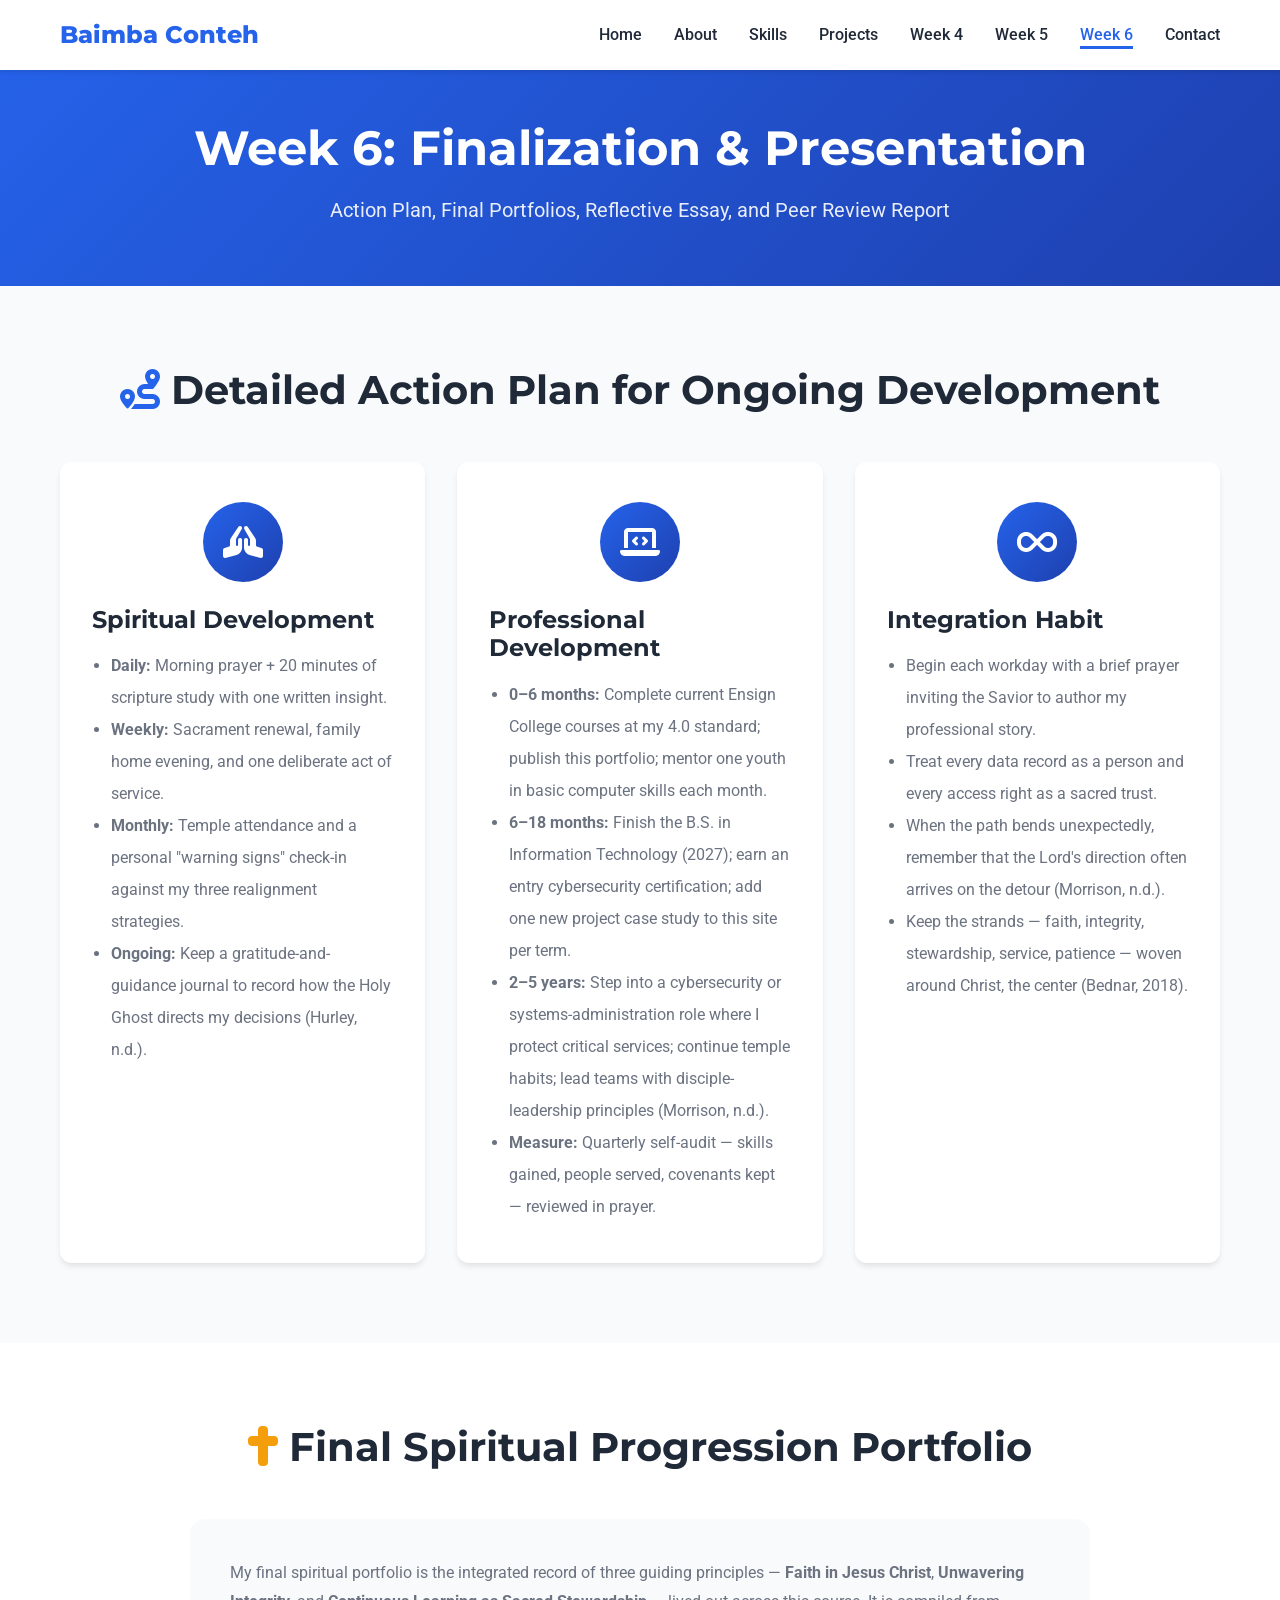
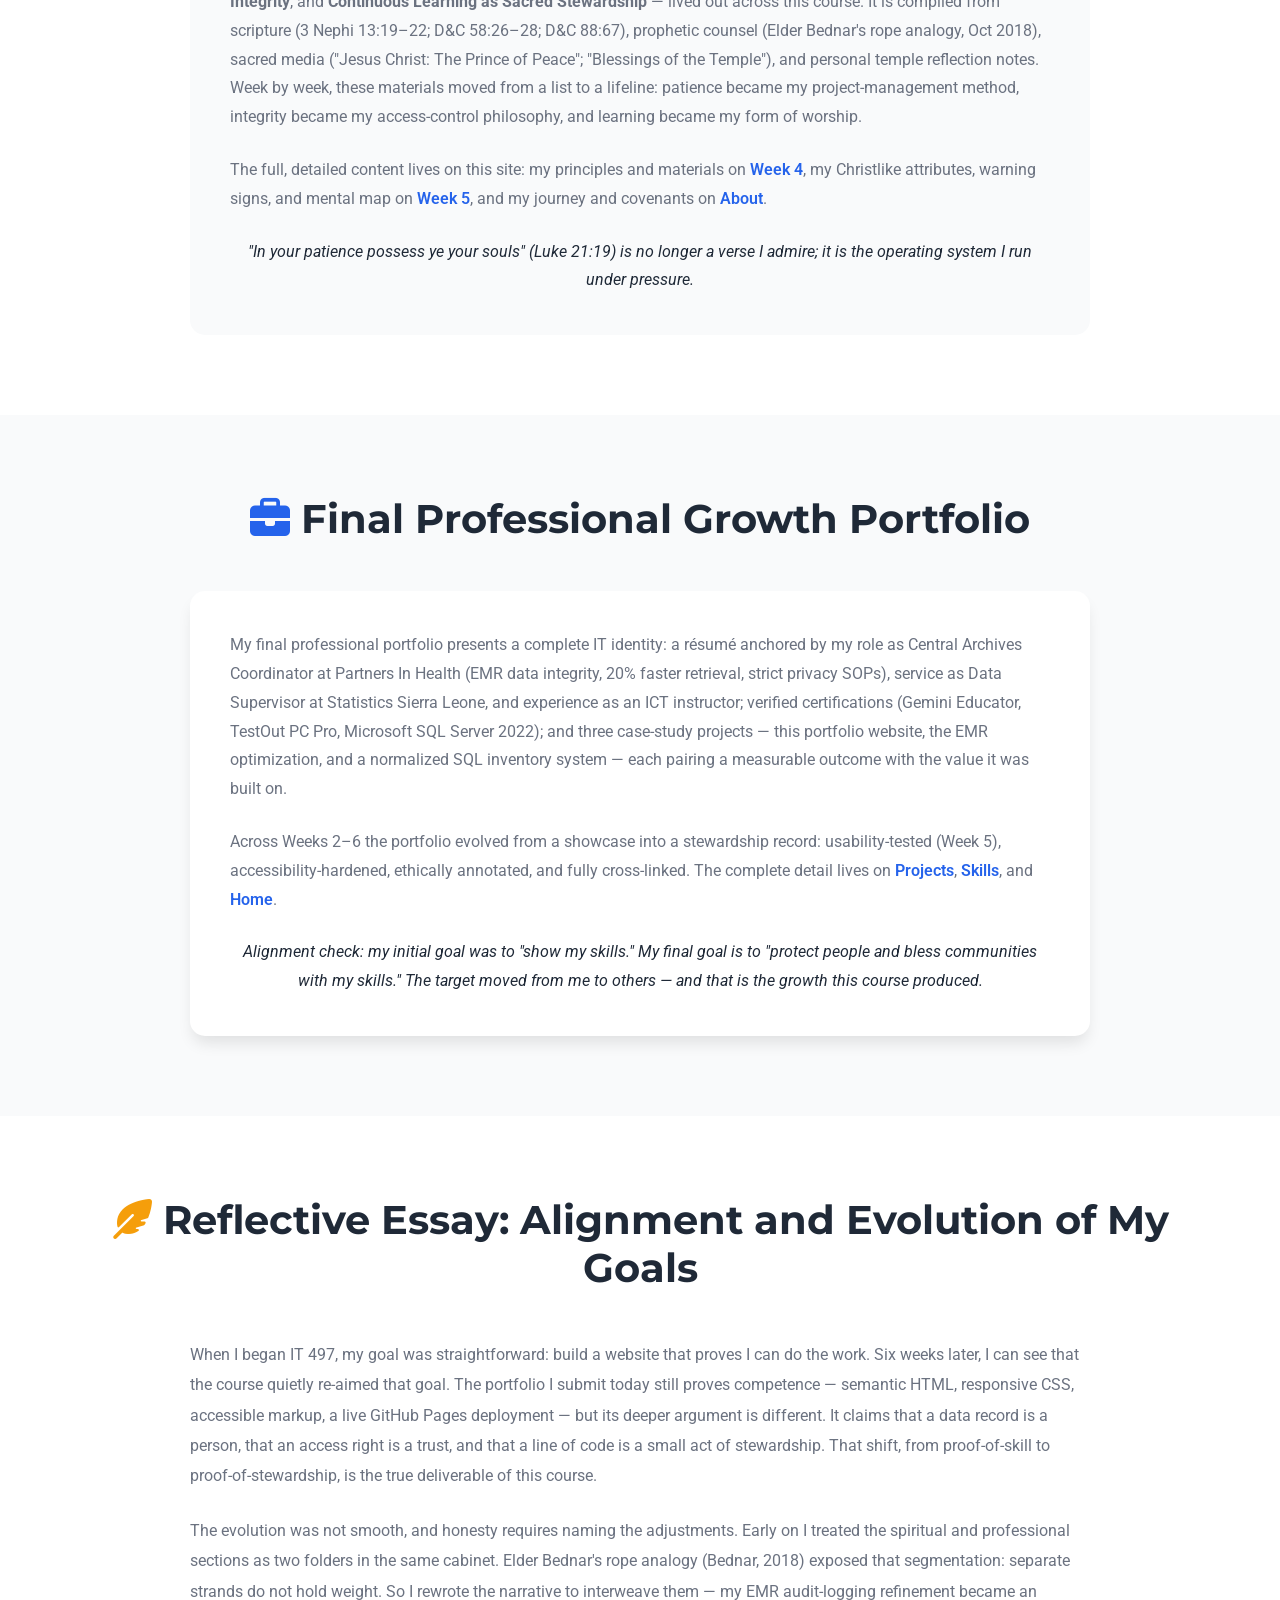
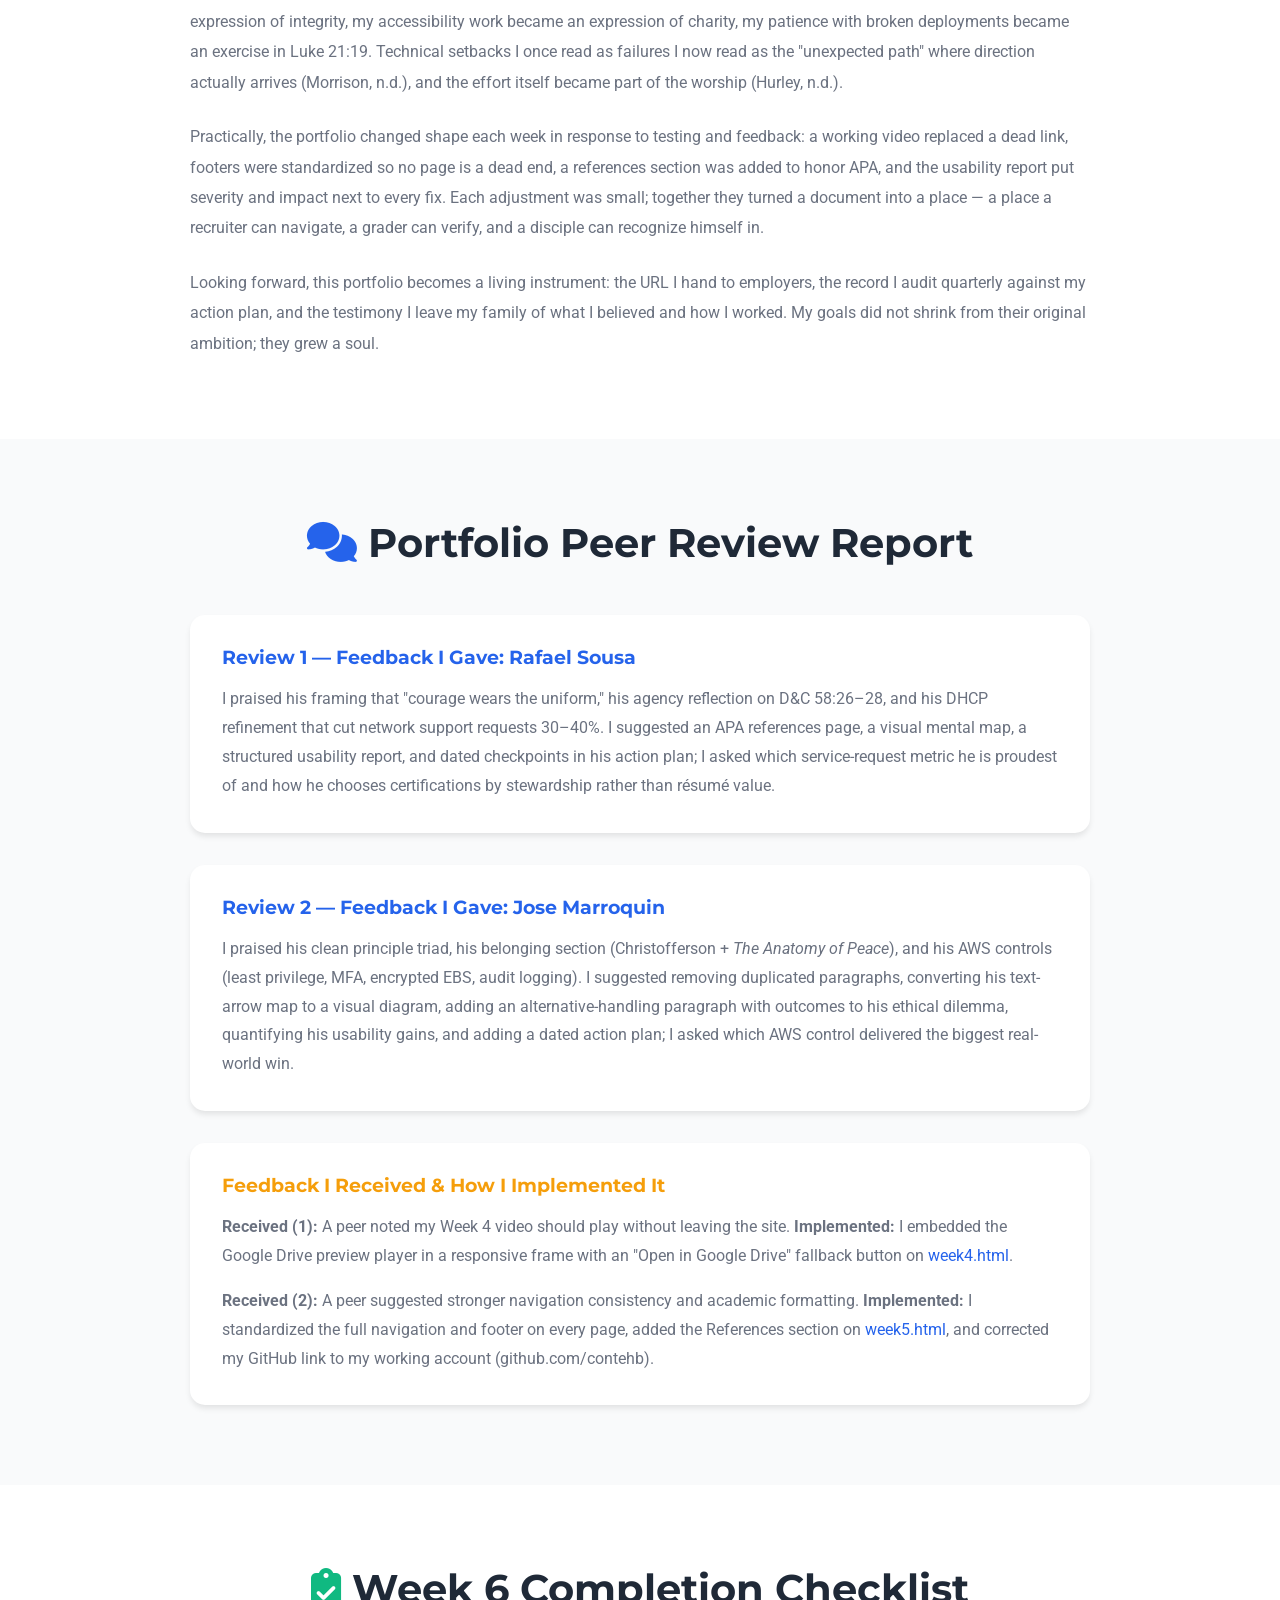
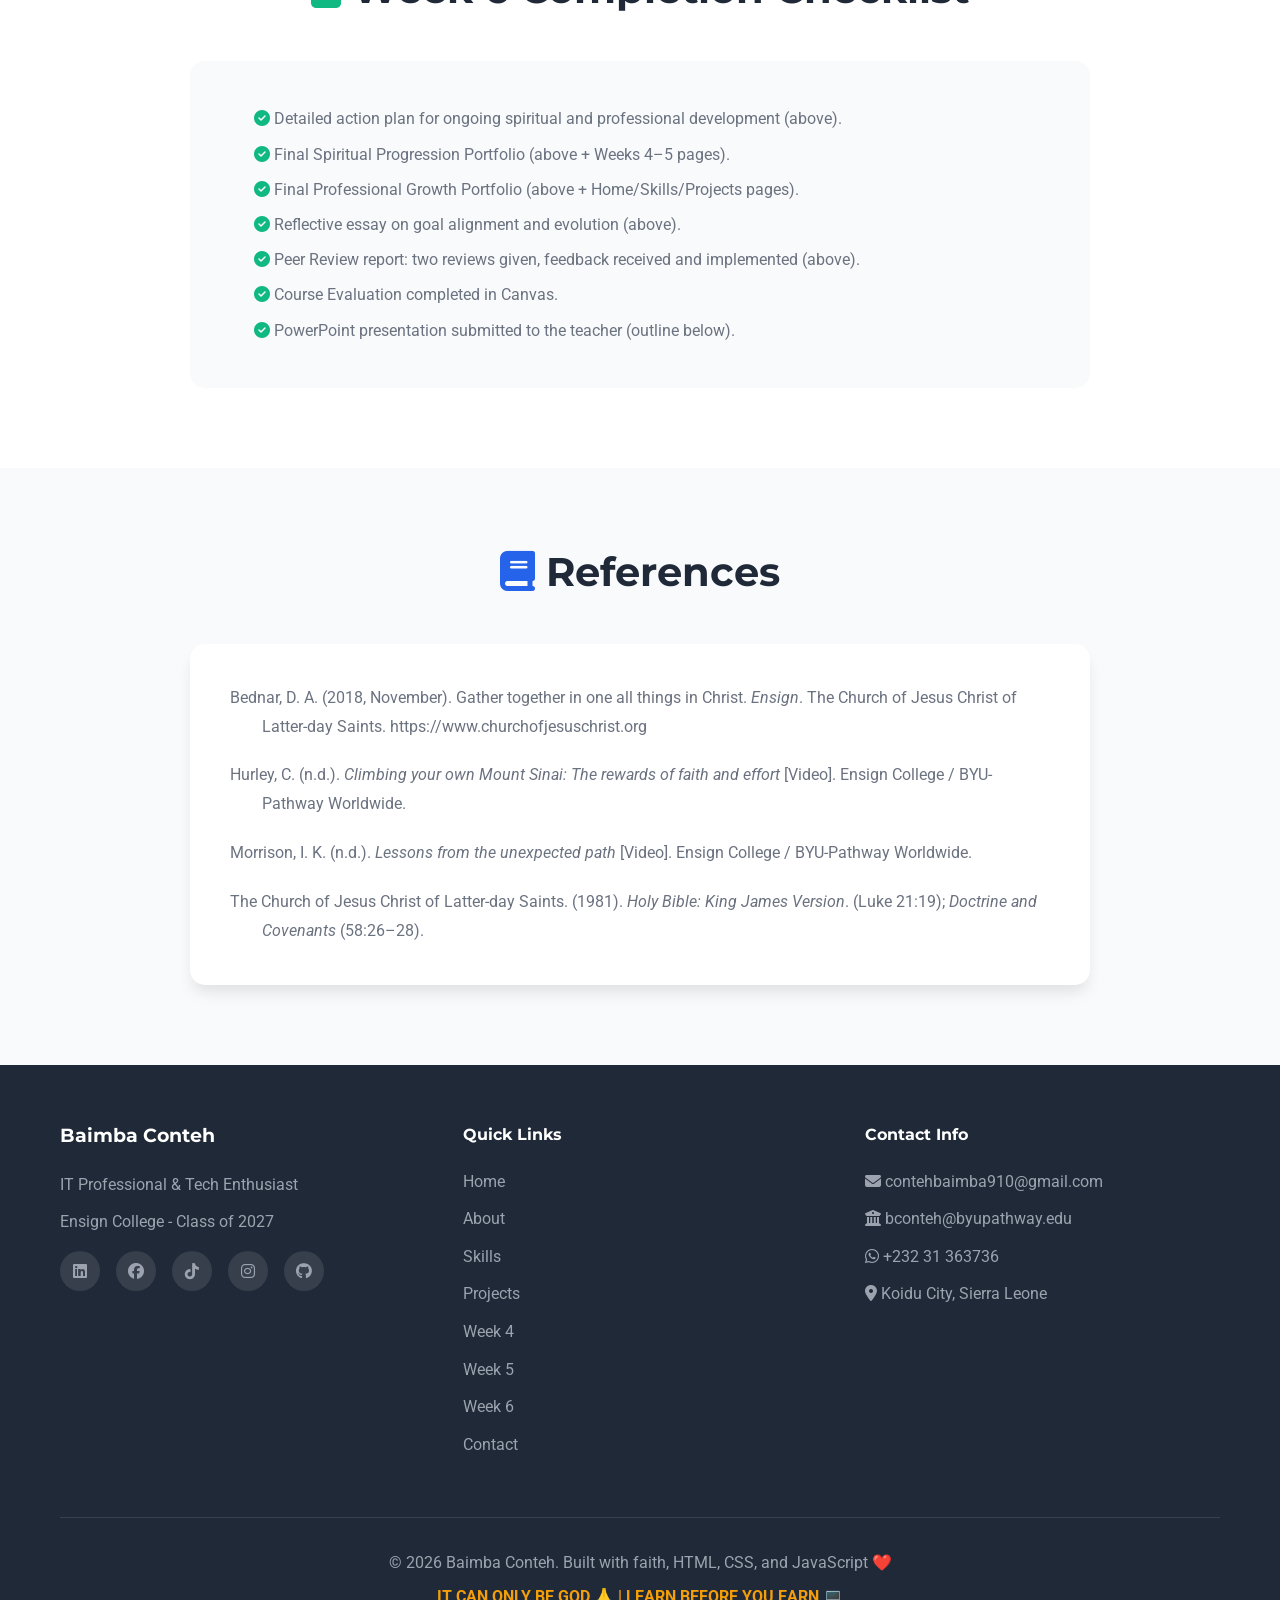
<file: week6.html>
<!DOCTYPE html>
<html lang="en">
<head>
    <meta charset="UTF-8">
    <meta name="viewport" content="width=device-width, initial-scale=1.0">
    <meta name="description" content="Week 6 Finalization - Action Plan, Final Portfolios, Reflective Essay, and Peer Review Report - Baimba Conteh IT 497 Capstone">
    <title>Week 6 Finalization | Baimba Conteh</title>
    <link rel="stylesheet" href="css/styles.css">
    <link rel="preconnect" href="https://fonts.googleapis.com">
    <link href="https://fonts.googleapis.com/css2?family=Montserrat:wght@600;700&family=Roboto:wght@300;400;500&display=swap" rel="stylesheet">
    <link rel="stylesheet" href="https://cdnjs.cloudflare.com/ajax/libs/font-awesome/6.4.0/css/all.min.css">
</head>
<body>
    <!-- Navigation -->
    <nav class="navbar">
        <div class="container">
            <div class="nav-brand"><a href="index.html">Baimba Conteh</a></div>
            <ul class="nav-menu">
                <li><a href="index.html" class="nav-link">Home</a></li>
                <li><a href="about.html" class="nav-link">About</a></li>
                <li><a href="skills.html" class="nav-link">Skills</a></li>
                <li><a href="projects.html" class="nav-link">Projects</a></li>
                <li><a href="week4.html" class="nav-link">Week 4</a></li>
                <li><a href="week5.html" class="nav-link">Week 5</a></li>
                <li><a href="week6.html" class="nav-link active">Week 6</a></li>
                <li><a href="contact.html" class="nav-link">Contact</a></li>
            </ul>
            <div class="hamburger"><span class="bar"></span><span class="bar"></span><span class="bar"></span></div>
        </div>
    </nav>

    <!-- Page Header -->
    <section class="page-header">
        <div class="container">
            <h1>Week 6: Finalization &amp; Presentation</h1>
            <p>Action Plan, Final Portfolios, Reflective Essay, and Peer Review Report</p>
        </div>
    </section>

    <!-- Action Plan -->
    <section style="padding: 80px 0; background: var(--bg-light);">
        <div class="container">
            <h2 style="text-align: center; margin-bottom: 3rem; font-size: 2.5rem; color: var(--text-dark);">
                <i class="fas fa-route" style="color: var(--primary-color);"></i> Detailed Action Plan for Ongoing Development
            </h2>
            <div class="stats-grid">
                <div class="stat-card" style="text-align: left;">
                    <div class="stat-icon"><i class="fas fa-hands-praying"></i></div>
                    <h3>Spiritual Development</h3>
                    <ul style="color: var(--text-light); line-height: 2; padding-left: 1.2rem; list-style: disc;">
                        <li><strong>Daily:</strong> Morning prayer + 20 minutes of scripture study with one written insight.</li>
                        <li><strong>Weekly:</strong> Sacrament renewal, family home evening, and one deliberate act of service.</li>
                        <li><strong>Monthly:</strong> Temple attendance and a personal "warning signs" check-in against my three realignment strategies.</li>
                        <li><strong>Ongoing:</strong> Keep a gratitude-and-guidance journal to record how the Holy Ghost directs my decisions (Hurley, n.d.).</li>
                    </ul>
                </div>
                <div class="stat-card" style="text-align: left;">
                    <div class="stat-icon"><i class="fas fa-laptop-code"></i></div>
                    <h3>Professional Development</h3>
                    <ul style="color: var(--text-light); line-height: 2; padding-left: 1.2rem; list-style: disc;">
                        <li><strong>0–6 months:</strong> Complete current Ensign College courses at my 4.0 standard; publish this portfolio; mentor one youth in basic computer skills each month.</li>
                        <li><strong>6–18 months:</strong> Finish the B.S. in Information Technology (2027); earn an entry cybersecurity certification; add one new project case study to this site per term.</li>
                        <li><strong>2–5 years:</strong> Step into a cybersecurity or systems-administration role where I protect critical services; continue temple habits; lead teams with disciple-leadership principles (Morrison, n.d.).</li>
                        <li><strong>Measure:</strong> Quarterly self-audit — skills gained, people served, covenants kept — reviewed in prayer.</li>
                    </ul>
                </div>
                <div class="stat-card" style="text-align: left;">
                    <div class="stat-icon"><i class="fas fa-infinity"></i></div>
                    <h3>Integration Habit</h3>
                    <ul style="color: var(--text-light); line-height: 2; padding-left: 1.2rem; list-style: disc;">
                        <li>Begin each workday with a brief prayer inviting the Savior to author my professional story.</li>
                        <li>Treat every data record as a person and every access right as a sacred trust.</li>
                        <li>When the path bends unexpectedly, remember that the Lord's direction often arrives on the detour (Morrison, n.d.).</li>
                        <li>Keep the strands — faith, integrity, stewardship, service, patience — woven around Christ, the center (Bednar, 2018).</li>
                    </ul>
                </div>
            </div>
        </div>
    </section>

    <!-- Final Spiritual Progression Portfolio -->
    <section style="padding: 80px 0; background: white;">
        <div class="container">
            <h2 style="text-align: center; margin-bottom: 3rem; font-size: 2.5rem; color: var(--text-dark);">
                <i class="fas fa-cross" style="color: var(--accent-color);"></i> Final Spiritual Progression Portfolio
            </h2>
            <div style="max-width: 900px; margin: 0 auto; background: var(--bg-light); padding: 2.5rem; border-radius: 15px;">
                <p style="color: var(--text-light); line-height: 1.8; margin-bottom: 1.5rem;">
                    My final spiritual portfolio is the integrated record of three guiding principles — <strong>Faith in Jesus Christ</strong>, <strong>Unwavering Integrity</strong>, and <strong>Continuous Learning as Sacred Stewardship</strong> — lived out across this course. It is compiled from scripture (3 Nephi 13:19–22; D&amp;C 58:26–28; D&amp;C 88:67), prophetic counsel (Elder Bednar's rope analogy, Oct 2018), sacred media ("Jesus Christ: The Prince of Peace"; "Blessings of the Temple"), and personal temple reflection notes. Week by week, these materials moved from a list to a lifeline: patience became my project-management method, integrity became my access-control philosophy, and learning became my form of worship.
                </p>
                <p style="color: var(--text-light); line-height: 1.8; margin-bottom: 1.5rem;">
                    The full, detailed content lives on this site: my principles and materials on <a href="week4.html" style="color: var(--primary-color); font-weight: 600;">Week 4</a>, my Christlike attributes, warning signs, and mental map on <a href="week5.html" style="color: var(--primary-color); font-weight: 600;">Week 5</a>, and my journey and covenants on <a href="about.html" style="color: var(--primary-color); font-weight: 600;">About</a>.
                </p>
                <p style="color: var(--text-dark); font-style: italic; text-align: center; line-height: 1.8;">
                    "In your patience possess ye your souls" (Luke 21:19) is no longer a verse I admire; it is the operating system I run under pressure.
                </p>
            </div>
        </div>
    </section>

    <!-- Final Professional Growth Portfolio -->
    <section style="padding: 80px 0; background: var(--bg-light);">
        <div class="container">
            <h2 style="text-align: center; margin-bottom: 3rem; font-size: 2.5rem; color: var(--text-dark);">
                <i class="fas fa-briefcase" style="color: var(--primary-color);"></i> Final Professional Growth Portfolio
            </h2>
            <div style="max-width: 900px; margin: 0 auto; background: white; padding: 2.5rem; border-radius: 15px; box-shadow: var(--shadow-lg);">
                <p style="color: var(--text-light); line-height: 1.8; margin-bottom: 1.5rem;">
                    My final professional portfolio presents a complete IT identity: a résumé anchored by my role as Central Archives Coordinator at Partners In Health (EMR data integrity, 20% faster retrieval, strict privacy SOPs), service as Data Supervisor at Statistics Sierra Leone, and experience as an ICT instructor; verified certifications (Gemini Educator, TestOut PC Pro, Microsoft SQL Server 2022); and three case-study projects — this portfolio website, the EMR optimization, and a normalized SQL inventory system — each pairing a measurable outcome with the value it was built on.
                </p>
                <p style="color: var(--text-light); line-height: 1.8; margin-bottom: 1.5rem;">
                    Across Weeks 2–6 the portfolio evolved from a showcase into a stewardship record: usability-tested (Week 5), accessibility-hardened, ethically annotated, and fully cross-linked. The complete detail lives on <a href="projects.html" style="color: var(--primary-color); font-weight: 600;">Projects</a>, <a href="skills.html" style="color: var(--primary-color); font-weight: 600;">Skills</a>, and <a href="index.html" style="color: var(--primary-color); font-weight: 600;">Home</a>.
                </p>
                <p style="color: var(--text-dark); font-style: italic; text-align: center; line-height: 1.8;">
                    Alignment check: my initial goal was to "show my skills." My final goal is to "protect people and bless communities with my skills." The target moved from me to others — and that is the growth this course produced.
                </p>
            </div>
        </div>
    </section>

    <!-- Reflective Essay -->
    <section style="padding: 80px 0; background: white;">
        <div class="container">
            <h2 style="text-align: center; margin-bottom: 3rem; font-size: 2.5rem; color: var(--text-dark);">
                <i class="fas fa-feather-alt" style="color: var(--accent-color);"></i> Reflective Essay: Alignment and Evolution of My Goals
            </h2>
            <div style="max-width: 900px; margin: 0 auto;">
                <p style="color: var(--text-light); line-height: 1.9; margin-bottom: 1.5rem;">
                    When I began IT 497, my goal was straightforward: build a website that proves I can do the work. Six weeks later, I can see that the course quietly re-aimed that goal. The portfolio I submit today still proves competence — semantic HTML, responsive CSS, accessible markup, a live GitHub Pages deployment — but its deeper argument is different. It claims that a data record is a person, that an access right is a trust, and that a line of code is a small act of stewardship. That shift, from proof-of-skill to proof-of-stewardship, is the true deliverable of this course.
                </p>
                <p style="color: var(--text-light); line-height: 1.9; margin-bottom: 1.5rem;">
                    The evolution was not smooth, and honesty requires naming the adjustments. Early on I treated the spiritual and professional sections as two folders in the same cabinet. Elder Bednar's rope analogy (Bednar, 2018) exposed that segmentation: separate strands do not hold weight. So I rewrote the narrative to interweave them — my EMR audit-logging refinement became an expression of integrity, my accessibility work became an expression of charity, my patience with broken deployments became an exercise in Luke 21:19. Technical setbacks I once read as failures I now read as the "unexpected path" where direction actually arrives (Morrison, n.d.), and the effort itself became part of the worship (Hurley, n.d.).
                </p>
                <p style="color: var(--text-light); line-height: 1.9; margin-bottom: 1.5rem;">
                    Practically, the portfolio changed shape each week in response to testing and feedback: a working video replaced a dead link, footers were standardized so no page is a dead end, a references section was added to honor APA, and the usability report put severity and impact next to every fix. Each adjustment was small; together they turned a document into a place — a place a recruiter can navigate, a grader can verify, and a disciple can recognize himself in.
                </p>
                <p style="color: var(--text-light); line-height: 1.9;">
                    Looking forward, this portfolio becomes a living instrument: the URL I hand to employers, the record I audit quarterly against my action plan, and the testimony I leave my family of what I believed and how I worked. My goals did not shrink from their original ambition; they grew a soul.
                </p>
            </div>
        </div>
    </section>

    <!-- Peer Review Report -->
    <section style="padding: 80px 0; background: var(--bg-light);">
        <div class="container">
            <h2 style="text-align: center; margin-bottom: 3rem; font-size: 2.5rem; color: var(--text-dark);">
                <i class="fas fa-comments" style="color: var(--primary-color);"></i> Portfolio Peer Review Report
            </h2>
            <div style="max-width: 900px; margin: 0 auto;">
                <div style="background: white; padding: 2rem; border-radius: 15px; box-shadow: var(--shadow); margin-bottom: 2rem;">
                    <h3 style="color: var(--primary-color); margin-bottom: 1rem;">Review 1 — Feedback I Gave: Rafael Sousa</h3>
                    <p style="color: var(--text-light); line-height: 1.8;">
                        I praised his framing that "courage wears the uniform," his agency reflection on D&amp;C 58:26–28, and his DHCP refinement that cut network support requests 30–40%. I suggested an APA references page, a visual mental map, a structured usability report, and dated checkpoints in his action plan; I asked which service-request metric he is proudest of and how he chooses certifications by stewardship rather than résumé value.
                    </p>
                </div>
                <div style="background: white; padding: 2rem; border-radius: 15px; box-shadow: var(--shadow); margin-bottom: 2rem;">
                    <h3 style="color: var(--primary-color); margin-bottom: 1rem;">Review 2 — Feedback I Gave: Jose Marroquin</h3>
                    <p style="color: var(--text-light); line-height: 1.8;">
                        I praised his clean principle triad, his belonging section (Christofferson + <em>The Anatomy of Peace</em>), and his AWS controls (least privilege, MFA, encrypted EBS, audit logging). I suggested removing duplicated paragraphs, converting his text-arrow map to a visual diagram, adding an alternative-handling paragraph with outcomes to his ethical dilemma, quantifying his usability gains, and adding a dated action plan; I asked which AWS control delivered the biggest real-world win.
                    </p>
                </div>
                <div style="background: white; padding: 2rem; border-radius: 15px; box-shadow: var(--shadow);">
                    <h3 style="color: var(--accent-color); margin-bottom: 1rem;">Feedback I Received &amp; How I Implemented It</h3>
                    <p style="color: var(--text-light); line-height: 1.8; margin-bottom: 1rem;">
                        <strong>Received (1):</strong> A peer noted my Week 4 video should play without leaving the site. <strong>Implemented:</strong> I embedded the Google Drive preview player in a responsive frame with an "Open in Google Drive" fallback button on <a href="week4.html" style="color: var(--primary-color);">week4.html</a>.
                    </p>
                    <p style="color: var(--text-light); line-height: 1.8;">
                        <strong>Received (2):</strong> A peer suggested stronger navigation consistency and academic formatting. <strong>Implemented:</strong> I standardized the full navigation and footer on every page, added the References section on <a href="week5.html" style="color: var(--primary-color);">week5.html</a>, and corrected my GitHub link to my working account (github.com/contehb).
                    </p>
                </div>
            </div>
        </div>
    </section>

    <!-- Completion Checklist -->
    <section style="padding: 80px 0; background: white;">
        <div class="container">
            <h2 style="text-align: center; margin-bottom: 3rem; font-size: 2.5rem; color: var(--text-dark);">
                <i class="fas fa-clipboard-check" style="color: #10b981;"></i> Week 6 Completion Checklist
            </h2>
            <div style="max-width: 900px; margin: 0 auto; background: var(--bg-light); padding: 2.5rem; border-radius: 15px;">
                <ul style="color: var(--text-light); line-height: 2.2; padding-left: 1.5rem; list-style: none;">
                    <li><i class="fas fa-check-circle" style="color: #10b981;"></i> Detailed action plan for ongoing spiritual and professional development (above).</li>
                    <li><i class="fas fa-check-circle" style="color: #10b981;"></i> Final Spiritual Progression Portfolio (above + Weeks 4–5 pages).</li>
                    <li><i class="fas fa-check-circle" style="color: #10b981;"></i> Final Professional Growth Portfolio (above + Home/Skills/Projects pages).</li>
                    <li><i class="fas fa-check-circle" style="color: #10b981;"></i> Reflective essay on goal alignment and evolution (above).</li>
                    <li><i class="fas fa-check-circle" style="color: #10b981;"></i> Peer Review report: two reviews given, feedback received and implemented (above).</li>
                    <li><i class="fas fa-check-circle" style="color: #10b981;"></i> Course Evaluation completed in Canvas.</li>
                    <li><i class="fas fa-check-circle" style="color: #10b981;"></i> PowerPoint presentation submitted to the teacher (outline below).</li>
                </ul>
            </div>
        </div>
    </section>

    <!-- References -->
    <section style="padding: 80px 0; background: var(--bg-light);">
        <div class="container">
            <h2 style="text-align: center; margin-bottom: 3rem; font-size: 2.5rem; color: var(--text-dark);">
                <i class="fas fa-book" style="color: var(--primary-color);"></i> References
            </h2>
            <div style="max-width: 900px; margin: 0 auto; background: white; padding: 2.5rem; border-radius: 15px; box-shadow: var(--shadow-lg);">
                <p style="color: var(--text-light); line-height: 1.8; margin-bottom: 1.25rem; padding-left: 2rem; text-indent: -2rem;">
                    Bednar, D. A. (2018, November). Gather together in one all things in Christ. <em>Ensign</em>. The Church of Jesus Christ of Latter-day Saints. https://www.churchofjesuschrist.org
                </p>
                <p style="color: var(--text-light); line-height: 1.8; margin-bottom: 1.25rem; padding-left: 2rem; text-indent: -2rem;">
                    Hurley, C. (n.d.). <em>Climbing your own Mount Sinai: The rewards of faith and effort</em> [Video]. Ensign College / BYU-Pathway Worldwide.
                </p>
                <p style="color: var(--text-light); line-height: 1.8; margin-bottom: 1.25rem; padding-left: 2rem; text-indent: -2rem;">
                    Morrison, I. K. (n.d.). <em>Lessons from the unexpected path</em> [Video]. Ensign College / BYU-Pathway Worldwide.
                </p>
                <p style="color: var(--text-light); line-height: 1.8; padding-left: 2rem; text-indent: -2rem;">
                    The Church of Jesus Christ of Latter-day Saints. (1981). <em>Holy Bible: King James Version</em>. (Luke 21:19); <em>Doctrine and Covenants</em> (58:26–28).
                </p>
            </div>
        </div>
    </section>

    <!-- Footer -->
    <footer class="footer">
        <div class="container">
            <div class="footer-content">
                <div class="footer-section">
                    <h3>Baimba Conteh</h3>
                    <p>IT Professional &amp; Tech Enthusiast</p>
                    <p>Ensign College - Class of 2027</p>
                    <div class="social-links">
                        <a href="https://www.linkedin.com/in/baimba-conteh-b726b120a/" target="_blank" aria-label="LinkedIn"><i class="fab fa-linkedin"></i></a>
                        <a href="https://www.facebook.com/profile.php?id=100072118460058" target="_blank" aria-label="Facebook"><i class="fab fa-facebook"></i></a>
                        <a href="https://www.tiktok.com/@baimba.conteh8" target="_blank" aria-label="TikTok"><i class="fab fa-tiktok"></i></a>
                        <a href="https://www.instagram.com/baimba172" target="_blank" aria-label="Instagram"><i class="fab fa-instagram"></i></a>
                        <a href="https://github.com/contehb" target="_blank" aria-label="GitHub"><i class="fab fa-github"></i></a>
                    </div>
                </div>
                <div class="footer-section">
                    <h4>Quick Links</h4>
                    <ul>
                        <li><a href="index.html">Home</a></li>
                        <li><a href="about.html">About</a></li>
                        <li><a href="skills.html">Skills</a></li>
                        <li><a href="projects.html">Projects</a></li>
                        <li><a href="week4.html">Week 4</a></li>
                        <li><a href="week5.html">Week 5</a></li>
                        <li><a href="week6.html">Week 6</a></li>
                        <li><a href="contact.html">Contact</a></li>
                    </ul>
                </div>
                <div class="footer-section">
                    <h4>Contact Info</h4>
                    <ul>
                        <li><i class="fas fa-envelope"></i> <a href="mailto:contehbaimba910@gmail.com">contehbaimba910@gmail.com</a></li>
                        <li><i class="fas fa-university"></i> <a href="mailto:bconteh@byupathway.edu">bconteh@byupathway.edu</a></li>
                        <li><i class="fab fa-whatsapp"></i> <a href="https://wa.me/23231363736" target="_blank">+232 31 363736</a></li>
                        <li><i class="fas fa-map-marker-alt"></i> Koidu City, Sierra Leone</li>
                    </ul>
                </div>
            </div>
            <div class="footer-bottom">
                <p>&copy; 2026 Baimba Conteh. Built with faith, HTML, CSS, and JavaScript ❤️</p>
                <p class="motto"><strong>IT CAN ONLY BE GOD 🙏 | LEARN BEFORE YOU EARN 💻</strong></p>
            </div>
        </div>
    </footer>

    <script src="js/main.js"></script>
</body>
</html>
</file>
<file: css/styles.css>
:root {
    --primary-color: #2563eb;
    --secondary-color: #1e40af;
    --accent-color: #f59e0b;
    --text-dark: #1f2937;
    --text-light: #6b7280;
    --bg-light: #f9fafb;
    --bg-white: #ffffff;
    --border-color: #e5e7eb;
    --shadow: 0 4px 6px -1px rgba(0, 0, 0, 0.1);
    --shadow-lg: 0 10px 15px -3px rgba(0, 0, 0, 0.1);
    --transition: all 0.3s ease;
}

* { margin: 0; padding: 0; box-sizing: border-box; }
html { scroll-behavior: smooth; }
body { font-family: 'Roboto', sans-serif; color: var(--text-dark); line-height: 1.6; overflow-x: hidden; }
h1, h2, h3, h4, h5, h6 { font-family: 'Montserrat', sans-serif; font-weight: 700; line-height: 1.2; }
a { text-decoration: none; color: inherit; transition: var(--transition); }
img { max-width: 100%; height: auto; display: block; }
ul { list-style: none; }
.container { max-width: 1200px; margin: 0 auto; padding: 0 20px; }

/* Navigation */
.navbar { background: var(--bg-white); box-shadow: var(--shadow); position: fixed; width: 100%; top: 0; z-index: 1000; }
.navbar .container { display: flex; justify-content: space-between; align-items: center; padding: 1rem 20px; }
.nav-brand a { font-family: 'Montserrat', sans-serif; font-size: 1.5rem; font-weight: 800; color: var(--primary-color); }
.nav-menu { display: flex; list-style: none; gap: 2rem; }
.nav-link { font-weight: 500; color: var(--text-dark); position: relative; }
.nav-link:hover, .nav-link.active { color: var(--primary-color); }
.nav-link.active::after { content: ''; position: absolute; bottom: -5px; left: 0; width: 100%; height: 3px; background: var(--primary-color); }
.hamburger { display: none; flex-direction: column; cursor: pointer; }
.bar { width: 25px; height: 3px; background: var(--text-dark); margin: 3px 0; transition: var(--transition); }

/* Hero & Headers */
.hero { padding: 150px 0 100px; background: linear-gradient(135deg, #f0f9ff 0%, #e0f2fe 100%); min-height: 90vh; display: flex; align-items: center; }
.hero .container { display: grid; grid-template-columns: 1.5fr 1fr; gap: 4rem; align-items: center; }
.hero-content h1 { font-size: 3.5rem; margin-bottom: 1rem; }
.highlight { color: var(--primary-color); }
.hero-content h2 { font-size: 1.25rem; color: var(--text-light); margin-bottom: 1.5rem; }
.hero-description { font-size: 1.125rem; color: var(--text-light); margin-bottom: 2rem; line-height: 1.8; }
.hero-buttons { display: flex; gap: 1rem; margin-bottom: 2rem; }
.btn { padding: 14px 32px; border-radius: 8px; font-weight: 600; display: inline-flex; align-items: center; gap: 0.5rem; transition: var(--transition); border: 2px solid transparent; cursor: pointer; }
.btn-primary { background: var(--primary-color); color: white; }
.btn-primary:hover { background: var(--secondary-color); transform: translateY(-2px); box-shadow: var(--shadow-lg); }
.btn-secondary { background: transparent; color: var(--primary-color); border-color: var(--primary-color); }
.btn-secondary:hover { background: var(--primary-color); color: white; }
.hero-badges { display: flex; gap: 1rem; flex-wrap: wrap; }
.badge { display: inline-flex; align-items: center; gap: 0.5rem; padding: 0.5rem 1rem; background: var(--bg-white); border-radius: 25px; font-size: 0.9rem; font-weight: 600; color: var(--primary-color); box-shadow: var(--shadow); }
.hero-image img { border-radius: 20px; box-shadow: var(--shadow-lg); width: 100%; max-width: 400px; height: auto; object-fit: cover; }

.page-header { background: linear-gradient(135deg, var(--primary-color) 0%, var(--secondary-color) 100%); color: white; padding: 120px 0 60px; text-align: center; }
.page-header h1 { font-size: 3rem; margin-bottom: 1rem; }
.page-header p { font-size: 1.25rem; opacity: 0.9; }

/* Sections */
.mission, .stats-section, .featured-skills, .skills-section, .projects-section, .contact-section { padding: 80px 0; }
.mission, .featured-skills { background: var(--bg-white); }
.stats-section, .skills-section, .projects-section, .contact-section { background: var(--bg-light); }

.mission-card { text-align: center; max-width: 900px; margin: 0 auto; padding: 3rem; background: linear-gradient(135deg, #f0f9ff 0%, #e0f2fe 100%); border-radius: 15px; }
.mission-card i { font-size: 2rem; color: var(--accent-color); margin: 0 10px; }
.mission-text { font-size: 1.25rem; font-style: italic; color: var(--text-dark); margin: 1rem 0; line-height: 1.8; }

.stats-grid, .skills-highlights, .skills-grid, .projects-grid { display: grid; grid-template-columns: repeat(auto-fit, minmax(300px, 1fr)); gap: 2rem; }
.stat-card, .skill-highlight-card, .skill-card, .project-card { background: var(--bg-white); padding: 2.5rem 2rem; border-radius: 12px; box-shadow: var(--shadow); transition: var(--transition); }
.stat-card:hover, .skill-highlight-card:hover, .skill-card:hover, .project-card:hover { transform: translateY(-10px); box-shadow: var(--shadow-lg); }
.stat-icon, .skill-icon { width: 80px; height: 80px; margin: 0 auto 1.5rem; background: linear-gradient(135deg, var(--primary-color), var(--secondary-color)); border-radius: 50%; display: flex; align-items: center; justify-content: center; }
.stat-icon i, .skill-icon i { font-size: 2rem; color: white; }
.stat-card h3, .skill-highlight-card h3, .skill-card h3, .project-card h3 { font-size: 1.5rem; margin-bottom: 1rem; color: var(--text-dark); }
.stat-card p, .skill-highlight-card p, .skill-card p, .project-card p { color: var(--text-light); }

.skill-highlight-card ul, .skill-card ul { list-style: none; margin-top: 1rem; }
.skill-highlight-card ul li, .skill-card ul li { padding: 0.5rem 0; padding-left: 1.5rem; position: relative; color: var(--text-light); }
.skill-highlight-card ul li:before, .skill-card ul li:before { content: "✓"; position: absolute; left: 0; color: var(--accent-color); font-weight: bold; }
.skill-card.spiritual { border-top: 4px solid var(--accent-color); }
.scripture-reference { display: flex; align-items: center; gap: 0.75rem; padding: 1rem; background: var(--bg-light); border-radius: 8px; margin-top: 1rem; font-style: italic; color: var(--text-light); font-size: 0.9rem; }

/* Certifications */
.certifications-list { display: flex; flex-direction: column; gap: 1.5rem; margin-top: 2rem; }
.cert-item { display: flex; gap: 1.5rem; background: white; padding: 1.5rem; border-radius: 10px; box-shadow: var(--shadow); align-items: flex-start; }
.cert-icon { font-size: 2rem; color: #10b981; flex-shrink: 0; }
.cert-details h3 { color: var(--text-dark); margin-bottom: 0.5rem; }
.cert-org { font-weight: 600; color: var(--primary-color); }

/* Projects */
.project-technologies { display: flex; flex-wrap: wrap; gap: 0.75rem; margin: 1rem 0; }
.tech-tag { background: var(--bg-light); color: var(--primary-color); padding: 0.4rem 0.8rem; border-radius: 20px; font-size: 0.85rem; font-weight: 500; }
.project-spiritual { margin-top: 1rem; font-size: 0.95rem; color: var(--text-dark); font-style: italic; border-left: 3px solid var(--accent-color); padding-left: 1rem; }

/* Contact */
.contact-grid { display: grid; grid-template-columns: 1fr 1.5fr; gap: 4rem; }
.contact-item { display: flex; gap: 1.5rem; margin-bottom: 2rem; padding: 1.5rem; background: white; border-radius: 10px; box-shadow: var(--shadow); }
.contact-icon { width: 50px; height: 50px; background: var(--primary-color); border-radius: 50%; display: flex; align-items: center; justify-content: center; flex-shrink: 0; }
.contact-icon i { color: white; font-size: 1.25rem; }
.contact-details h3 { color: var(--text-dark); margin-bottom: 0.5rem; }
.contact-form-container { background: white; padding: 2.5rem; border-radius: 15px; box-shadow: var(--shadow-lg); }
.form-group { margin-bottom: 1.5rem; }
.form-group label { display: block; margin-bottom: 0.5rem; color: var(--text-dark); font-weight: 500; }
.form-group input, .form-group textarea { width: 100%; padding: 0.75rem 1rem; border: 2px solid var(--border-color); border-radius: 8px; font-family: 'Roboto', sans-serif; font-size: 1rem; }
.form-group input:focus, .form-group textarea:focus { outline: none; border-color: var(--primary-color); }
.btn-submit { width: 100%; padding: 1rem; background: var(--primary-color); color: white; border: none; border-radius: 8px; font-size: 1.1rem; font-weight: 600; cursor: pointer; transition: var(--transition); }
.btn-submit:hover { background: var(--secondary-color); }

/* Footer */
.footer { background: var(--text-dark); color: white; padding: 60px 0 20px; }
.footer-content { display: grid; grid-template-columns: repeat(auto-fit, minmax(250px, 1fr)); gap: 3rem; margin-bottom: 3rem; }
.footer-section h3, .footer-section h4 { margin-bottom: 1.5rem; color: white; }
.footer-section p, .footer-section ul li { color: #9ca3af; margin-bottom: 0.75rem; }
.footer-section a { color: #9ca3af; }
.footer-section a:hover { color: var(--accent-color); }
.social-links { display: flex; gap: 1rem; margin-top: 1rem; }
.social-links a { width: 40px; height: 40px; background: rgba(255, 255, 255, 0.1); border-radius: 50%; display: flex; align-items: center; justify-content: center; }
.social-links a:hover { background: var(--primary-color); transform: translateY(-3px); }
.footer-bottom { text-align: center; padding-top: 2rem; border-top: 1px solid #374151; color: #9ca3af; }
.footer-bottom .motto { margin-top: 0.5rem; color: var(--accent-color); }

/* Responsive */
@media (max-width: 768px) {
    .hamburger { display: flex; }
    .nav-menu { position: fixed; left: -100%; top: 70px; flex-direction: column; background: var(--bg-white); width: 100%; text-align: center; transition: var(--transition); box-shadow: var(--shadow); padding: 2rem 0; }
    .nav-menu.active { left: 0; }
    .hero .container, .contact-grid { grid-template-columns: 1fr; gap: 2rem; }
    .hero-content h1 { font-size: 2.5rem; }
    .hero-image { order: -1; }
    .hero-image img { max-width: 300px; margin: 0 auto; }
    .hero-buttons { flex-direction: column; }
}

/* =========================================================
   WEEK 5 ADDITIONS — Usability Report Table & Mental Map
   Additive only: every rule above this comment is unchanged.
   ========================================================= */

/* --- Usability Testing Report Table --- */
.usability-table-wrapper {
    width: 100%;
    overflow-x: auto;
    -webkit-overflow-scrolling: touch;
    border-radius: 14px;
    box-shadow: var(--shadow-lg);
    background: var(--bg-white);
    border: 1px solid var(--border-color);
    margin-top: 1rem;
}
.usability-table {
    width: 100%;
    border-collapse: collapse;
    min-width: 720px;
    font-size: 0.95rem;
}
.usability-table thead th {
    background: linear-gradient(135deg, var(--primary-color), var(--secondary-color));
    color: #fff;
    text-align: left;
    padding: 1rem 1.25rem;
    font-family: 'Montserrat', sans-serif;
    font-weight: 700;
    letter-spacing: 0.02em;
    white-space: nowrap;
}
.usability-table thead th:first-child { border-top-left-radius: 14px; }
.usability-table thead th:last-child  { border-top-right-radius: 14px; }
.usability-table tbody td {
    padding: 1rem 1.25rem;
    color: var(--text-dark);
    border-bottom: 1px solid var(--border-color);
    vertical-align: top;
    line-height: 1.6;
    transition: background 0.25s ease;
}
.usability-table tbody tr:nth-child(even) td { background: var(--bg-light); }
.usability-table tbody tr:hover td { background: #e0f2fe; }
.usability-table tbody tr:last-child td { border-bottom: none; }

.severity-badge {
    display: inline-block;
    padding: 0.3rem 0.85rem;
    border-radius: 999px;
    font-size: 0.78rem;
    font-weight: 700;
    letter-spacing: 0.03em;
    text-transform: uppercase;
    white-space: nowrap;
}
.severity-badge.high   { background: #fee2e2; color: #b91c1c; border: 1px solid #fecaca; }
.severity-badge.medium { background: #fef3c7; color: #b45309; border: 1px solid #fde68a; }
.severity-badge.low    { background: #d1fae5; color: #047857; border: 1px solid #a7f3d0; }

/* --- Spiritual–Professional Mental Map --- */
.mental-map {
    position: relative;
    overflow: hidden;
    display: grid;
    grid-template-columns: repeat(auto-fit, minmax(220px, 1fr));
    gap: 1.5rem;
    padding: 2.5rem 1.5rem 1.5rem;
    border-radius: 18px;
}
.mental-map::before {
    content: "";
    position: absolute;
    inset: 0;
    background:
        radial-gradient(420px 320px at 50% 0%, rgba(37, 99, 235, 0.12), transparent 70%),
        radial-gradient(360px 280px at 85% 90%, rgba(245, 158, 11, 0.10), transparent 70%);
    pointer-events: none;
    z-index: 0;
}
.mental-map > * { position: relative; z-index: 1; }

.mental-map .map-center {
    grid-column: 1 / -1;
    display: flex;
    flex-direction: column;
    align-items: center;
    justify-content: center;
    gap: 0.5rem;
    text-align: center;
    padding: 2rem 1.5rem;
    border-radius: 18px;
    background: linear-gradient(135deg, var(--primary-color), var(--secondary-color));
    color: #fff;
    box-shadow: var(--shadow-lg);
    position: relative;
    overflow: hidden;
}
.mental-map .map-center::after {
    content: "";
    position: absolute;
    width: 220px;
    height: 220px;
    border-radius: 50%;
    background: radial-gradient(circle, rgba(255, 255, 255, 0.35), transparent 70%);
    top: 50%;
    left: 50%;
    transform: translate(-50%, -50%);
    animation: mapPulse 4s ease-in-out infinite;
}
.mental-map .map-center i { font-size: 2.4rem; position: relative; z-index: 1; }
.mental-map .map-center span {
    position: relative;
    z-index: 1;
    font-family: 'Montserrat', sans-serif;
    font-weight: 800;
    font-size: 1.35rem;
    line-height: 1.3;
}
@keyframes mapPulse {
    0%, 100% { transform: translate(-50%, -50%) scale(0.85); opacity: 0.55; }
    50%      { transform: translate(-50%, -50%) scale(1.15); opacity: 0.9; }
}

.mental-map .map-strand {
    background: var(--bg-white);
    border-radius: 14px;
    padding: 1.75rem 1.5rem 1.5rem;
    box-shadow: var(--shadow);
    border-top: 4px solid var(--primary-color);
    transition: transform 0.3s ease, box-shadow 0.3s ease;
    display: flex;
    flex-direction: column;
    gap: 0.6rem;
}
.mental-map .map-strand:hover { transform: translateY(-8px); box-shadow: var(--shadow-lg); }
.mental-map .map-strand i {
    width: 48px;
    height: 48px;
    border-radius: 12px;
    display: inline-flex;
    align-items: center;
    justify-content: center;
    font-size: 1.25rem;
    color: #fff;
    background: linear-gradient(135deg, var(--primary-color), var(--secondary-color));
}
.mental-map .map-strand strong {
    font-family: 'Montserrat', sans-serif;
    font-size: 1.15rem;
    color: var(--text-dark);
}
.mental-map .map-strand p { color: var(--text-light); font-size: 0.92rem; line-height: 1.6; }

/* Five distinct fibers of one rope */
.mental-map .strand-1 { border-top-color: #2563eb; }
.mental-map .strand-1 i { background: linear-gradient(135deg, #2563eb, #1e40af); }
.mental-map .strand-2 { border-top-color: #f59e0b; }
.mental-map .strand-2 i { background: linear-gradient(135deg, #f59e0b, #d97706); }
.mental-map .strand-3 { border-top-color: #10b981; }
.mental-map .strand-3 i { background: linear-gradient(135deg, #10b981, #047857); }
.mental-map .strand-4 { border-top-color: #0891b2; }
.mental-map .strand-4 i { background: linear-gradient(135deg, #0891b2, #0e7490); }
.mental-map .strand-5 { border-top-color: #ef4444; }
.mental-map .strand-5 i { background: linear-gradient(135deg, #ef4444, #b91c1c); }

/* Respect users who prefer reduced motion */
@media (prefers-reduced-motion: reduce) {
    .mental-map .map-center::after { animation: none; }
    .mental-map .map-strand { transition: none; }
    html { scroll-behavior: auto; }
}
</file>
